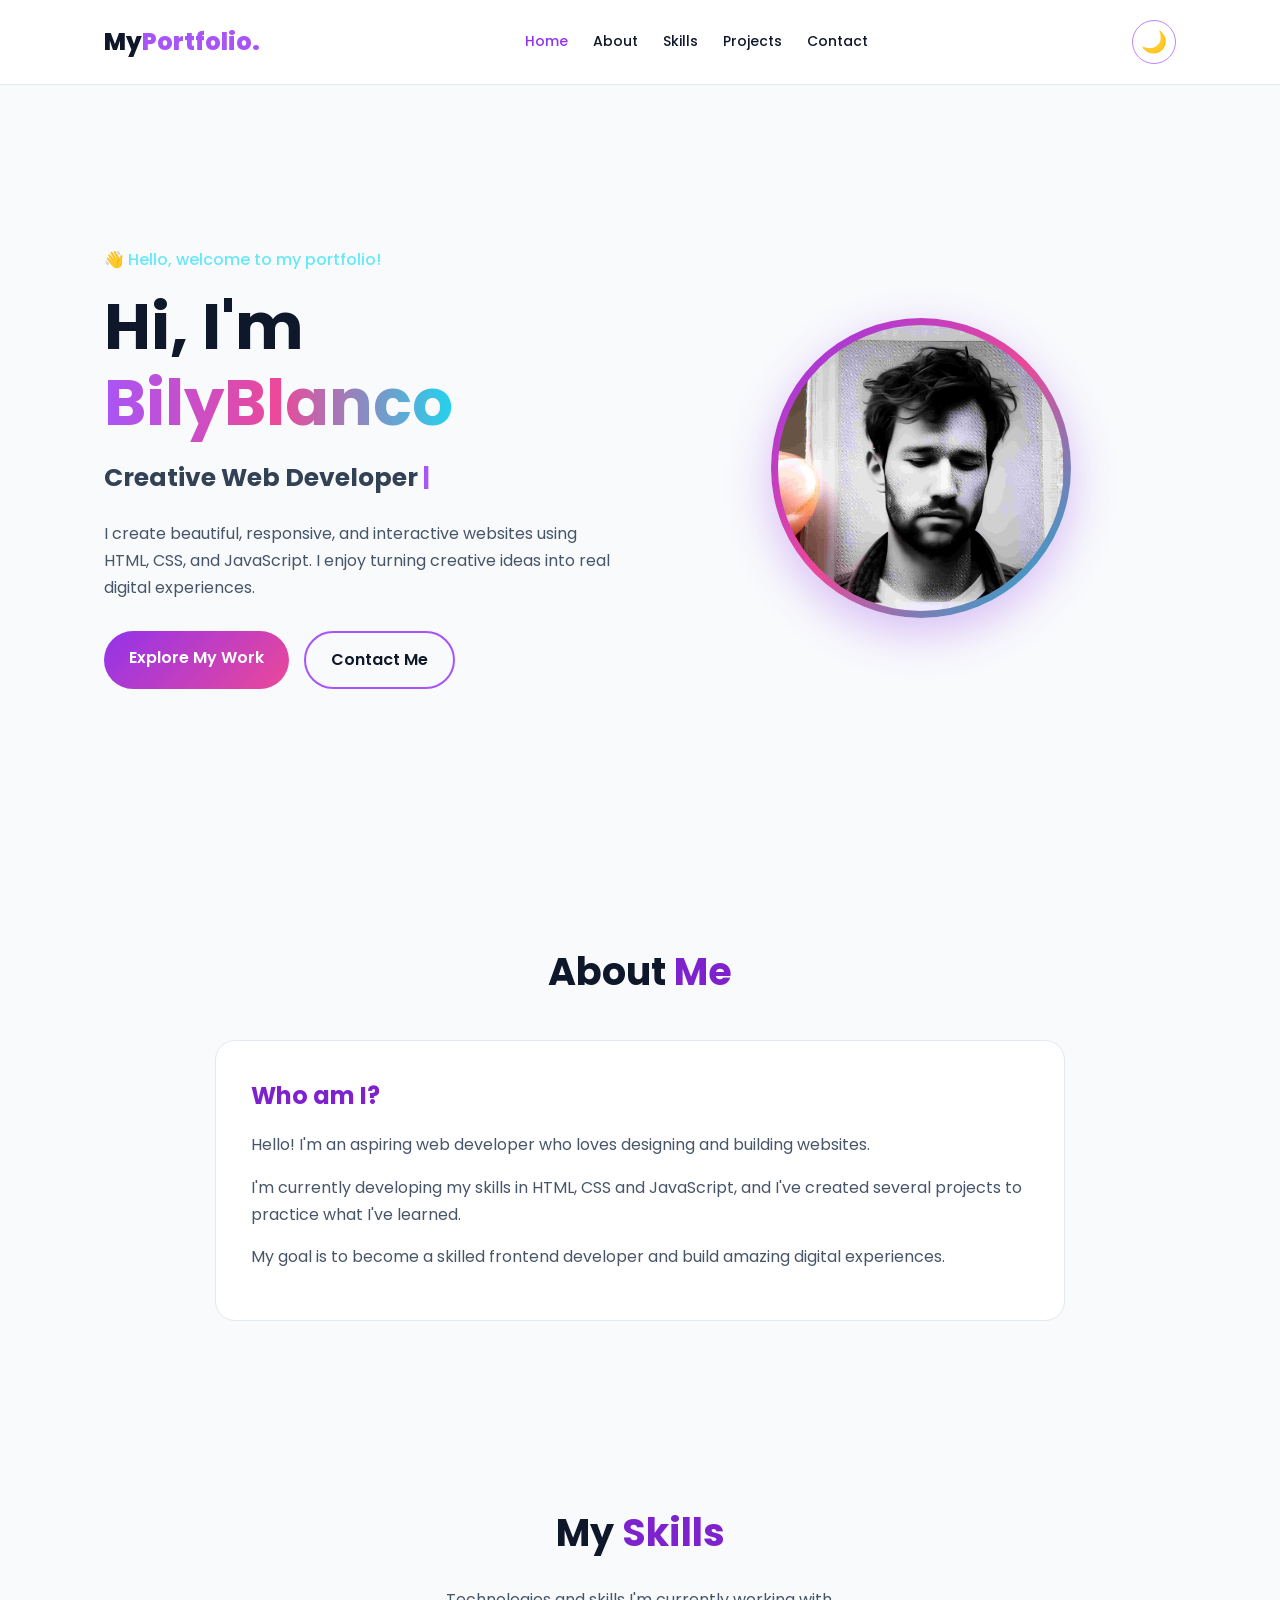
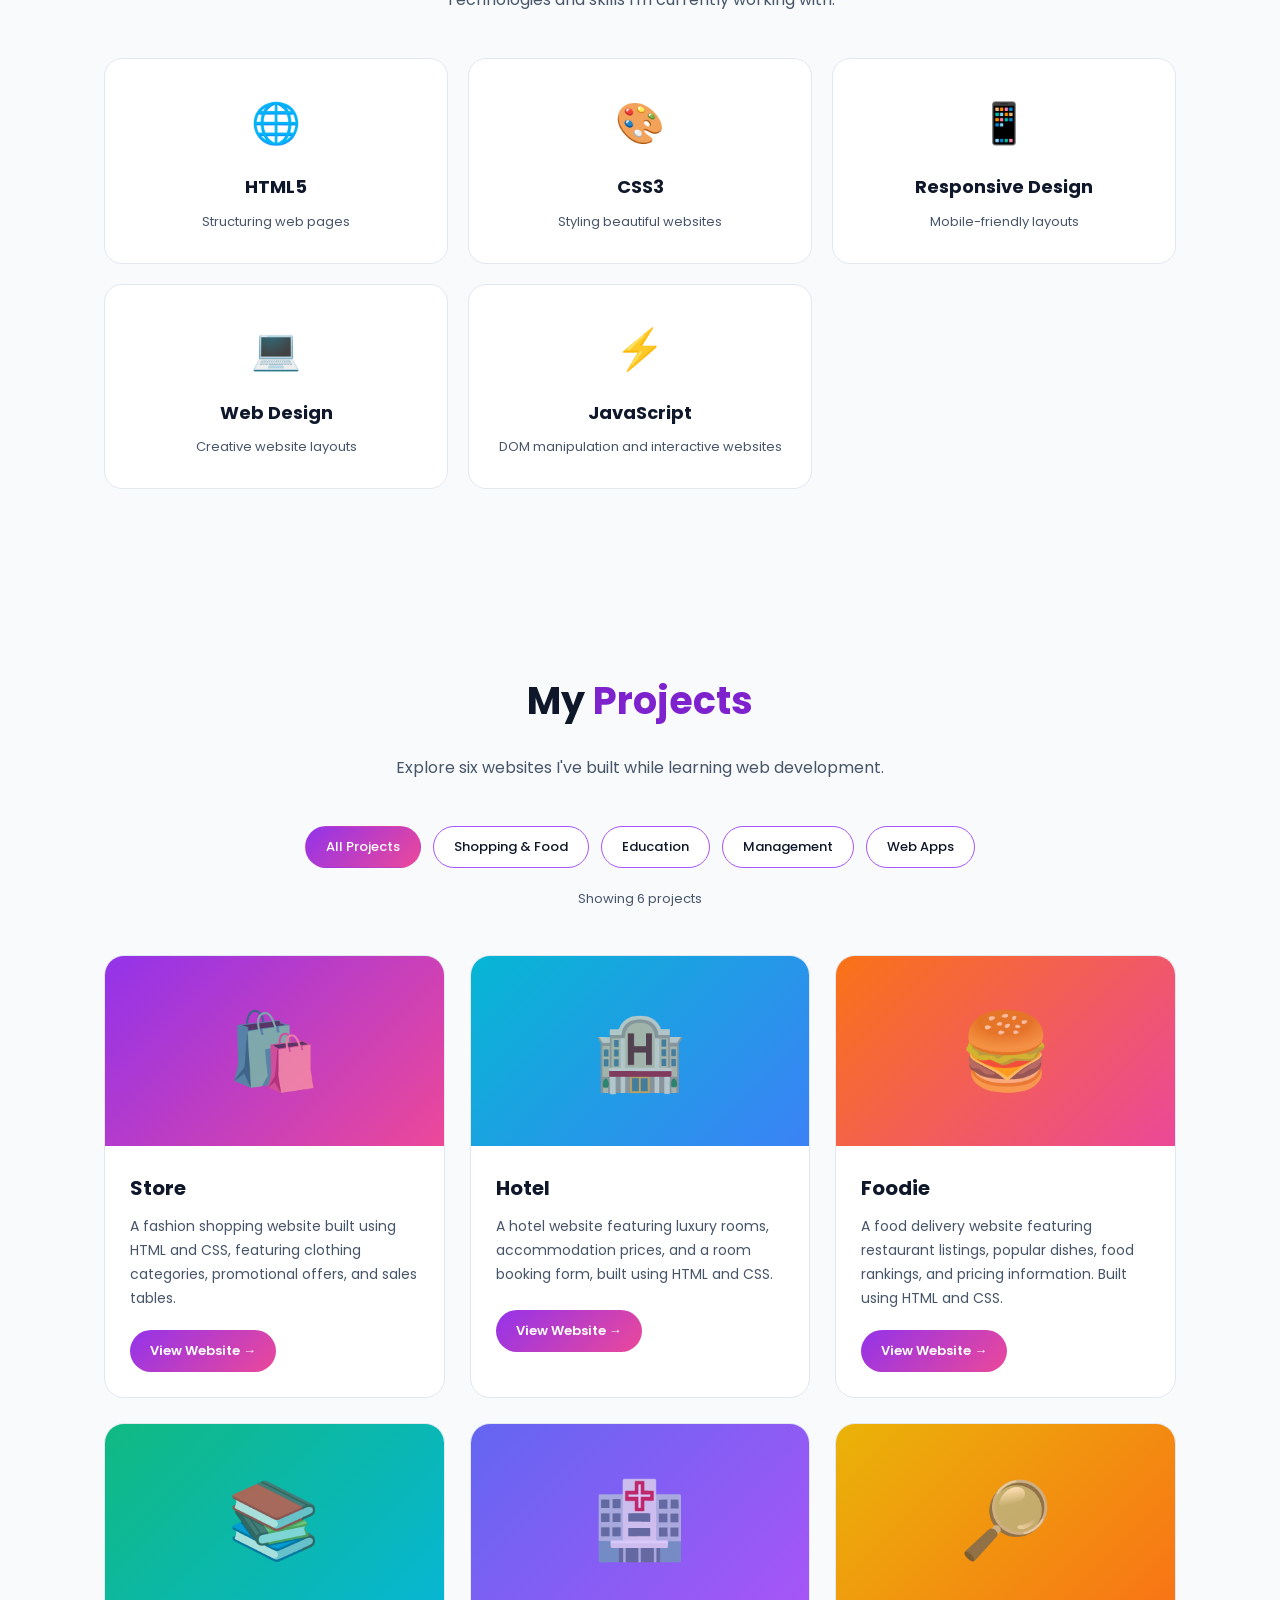
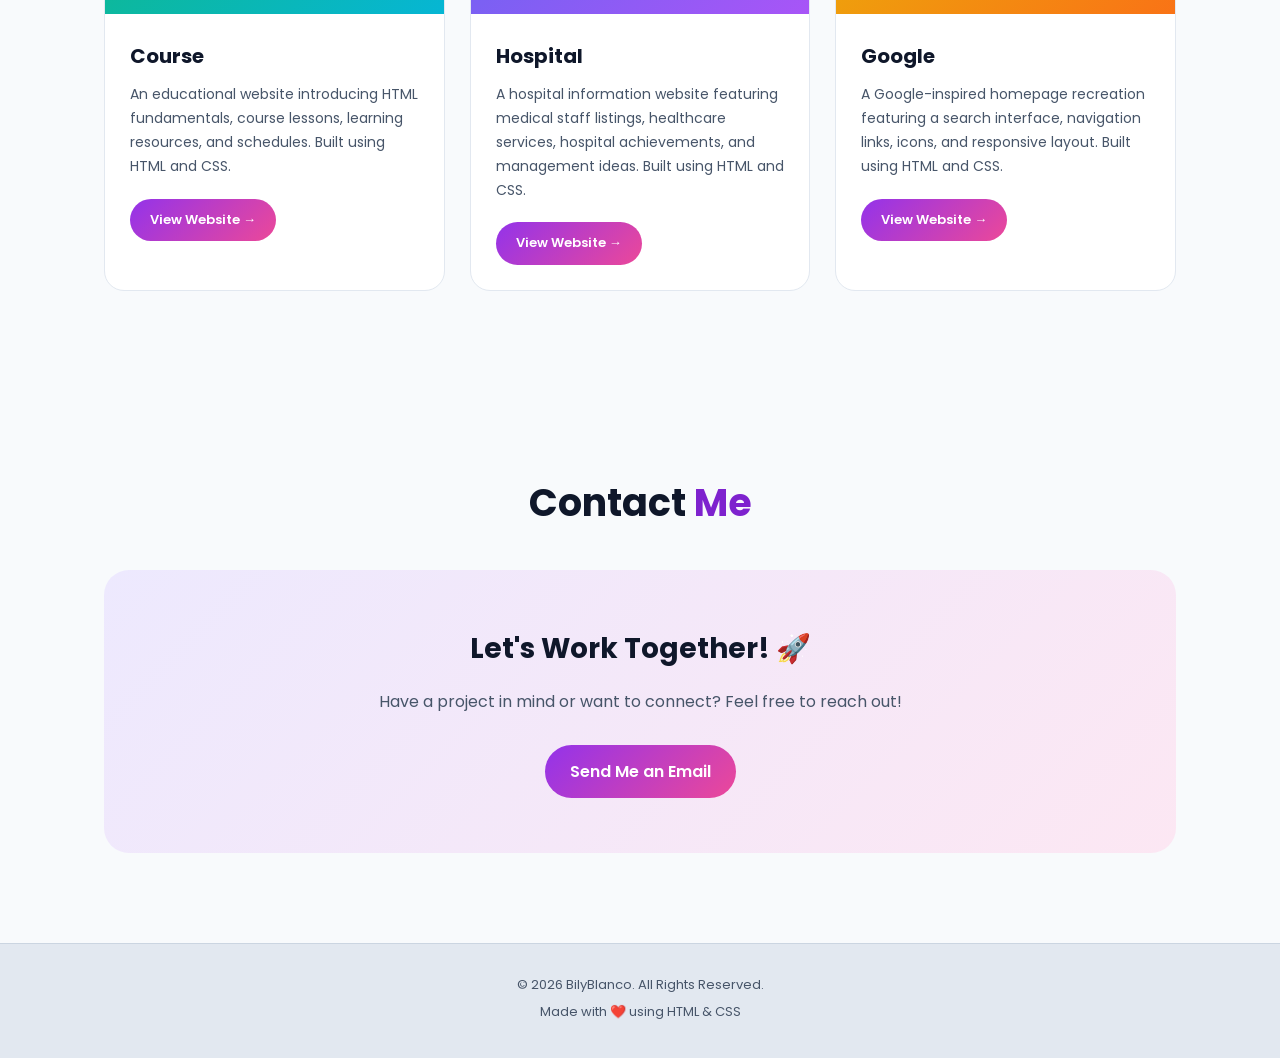
<file: index.html>
<!DOCTYPE html>
<html lang="en">
<head>
    <meta charset="UTF-8">
    <meta name="viewport" content="width=device-width, initial-scale=1.0">
    <title>BilyBlanco | Web Developer</title>
    <script>
    const savedTheme = localStorage.getItem("portfolio-theme");

    const theme = savedTheme === "light" || savedTheme === "dark"
        ? savedTheme
        : window.matchMedia("(prefers-color-scheme: dark)").matches
            ? "dark"
            : "light";

    document.documentElement.setAttribute("data-theme", theme);
    </script>
    <link rel="stylesheet" href="style.css">
    <script src="script.js" defer></script>
</head>
<body>

    <!-- NAVIGATION -->
    <header>
        <nav class="navbar">
        <a href="#home" class="logo">My<span>Portfolio.</span></a>

        <button
            type="button"
            class="menu-toggle"
            id="menu-toggle"
            aria-label="Open navigation menu"
            aria-controls="nav-links"
            aria-expanded="false"
        >
            ☰
        </button>

        <div class="nav-links" id="nav-links">
            <a href="#home">Home</a>
            <a href="#about">About</a>
            <a href="#skills">Skills</a>
            <a href="#projects">Projects</a>
            <a href="#contact">Contact</a>
        </div>
            <button
                type="button"
                id="theme-toggle"
                class="theme-toggle"
                aria-label="Switch to light mode"
                title="Switch theme"
            >
                ☀️
            </button>
    </nav>
    </header>

    <!-- HOME SECTION -->
    <section id="home" class="hero">
        <div class="hero-content">
            <p class="greeting">👋 Hello, welcome to my portfolio!</p>

            <h1>Hi, I'm <span>BilyBlanco</span></h1>

            <h2>
                 <span id="typing-text">Creative Web Developer</span>
                <span class="typing-cursor" aria-hidden="true">|</span>
            </h2>

            <p class="hero-description">
                I create beautiful, responsive, and interactive
    websites using HTML, CSS, and JavaScript.
    I enjoy turning creative ideas into real
    digital experiences.
            </p>

            <div class="hero-buttons">
                <a href="#projects" class="btn primary-btn">
                    Explore My Work
                </a>

                <a href="#contact" class="btn secondary-btn">
                    Contact Me
                </a>
            </div>
        </div>

        <div class="hero-art">
            <div class="art-circle">
                <img src="images/profile.jpg" alt="profile-pic" class="profile-photo">   
            </div>
        </div>
    </section>

    <!-- ABOUT SECTION -->
    <section id="about" class="section">
        <h2 class="section-title">About <span>Me</span></h2>

        <div class="about-box">
            <h3>Who am I?</h3>

            <p>
                Hello! I'm an aspiring web developer who loves
                designing and building websites.
            </p>

            <p>
                I'm currently developing my skills in HTML, CSS and JavaScript,
                and I've created several projects to practice
                what I've learned.
            </p>

            <p>
                My goal is to become a skilled frontend developer
                and build amazing digital experiences.
            </p>
        </div>
    </section>

    <!-- SKILLS SECTION -->
    <section id="skills" class="section">
        <h2 class="section-title">My <span>Skills</span></h2>

        <p class="section-description">
            Technologies and skills I'm currently working with.
        </p>

        <div class="skills-container">
            <div class="skill-card">
                <div class="skill-icon">🌐</div>
                <h3>HTML5</h3>
                <p>Structuring web pages</p>
            </div>

            <div class="skill-card">
                <div class="skill-icon">🎨</div>
                <h3>CSS3</h3>
                <p>Styling beautiful websites</p>
            </div>

            <div class="skill-card">
                <div class="skill-icon">📱</div>
                <h3>Responsive Design</h3>
                <p>Mobile-friendly layouts</p>
            </div>

            <div class="skill-card">
                <div class="skill-icon">💻</div>
                <h3>Web Design</h3>
                <p>Creative website layouts</p>
            </div>

            <div class="skill-card">
                <div class="skill-icon">⚡</div>
                <h3>JavaScript</h3>
                <p>DOM manipulation and interactive websites</p>
            </div>
        </div>
    </section>

    <!-- PROJECTS SECTION -->
    <section id="projects" class="section">
        <h2 class="section-title">My <span>Projects</span></h2>

        <p class="section-description">
            Explore six websites I've built while learning
            web development.
        </p>

        <div class="project-filters" role="group" aria-label="Filter projects">
    <button type="button" class="filter-btn active" data-filter="all">
        All Projects
    </button>

    <button type="button" class="filter-btn" data-filter="commerce">
        Shopping & Food
    </button>

    <button type="button" class="filter-btn" data-filter="education">
        Education
    </button>

    <button type="button" class="filter-btn" data-filter="management">
        Management
    </button>

    <button type="button" class="filter-btn" data-filter="webapp">
        Web Apps
    </button>
</div>

<p id="project-count" class="project-count" aria-live="polite">
    Showing 6 projects
</p>

        <div class="projects-container">

            <!-- PROJECT 1 -->
            <div class="project-card" data-category="commerce">
                
                <div class="project-image gradient-one">
                            <span>🛍️</span>
                </div>

                <div class="project-info">
                    <h3>Store</h3>
                    <p>
                        A fashion shopping website built using
                        HTML and CSS, featuring clothing categories,
                        promotional offers, and sales tables.
                    </p>
                    <a href="projects/fashionstore/"
                       class="project-btn">
                        View Website →
                    </a>
                </div>
            </div>

            <!-- PROJECT 2 -->
            <div class="project-card" data-category="management">
                <div class="project-image gradient-two">
                    <span>🏨</span>
                </div>

                <div class="project-info">
                    <h3>Hotel</h3>
                    <p>
                        A hotel website featuring luxury rooms,
                        accommodation prices, and a room booking form,
                        built using HTML and CSS.
                    </p>
                    <a href="projects/hotel/"
                       class="project-btn">
                        View Website →
                    </a>
                </div>
            </div>

            <!-- PROJECT 3 -->
            <div class="project-card" data-category="commerce">
                <div class="project-image gradient-three">
                    <span>🍔</span>
                </div>

                <div class="project-info">
                    <h3>Foodie</h3>
                    <p>
                        A food delivery website featuring
                        restaurant listings, popular dishes,
                        food rankings, and pricing information.
                        Built using HTML and CSS.
                    </p>
                    <a href="projects/foodie/"
                       class="project-btn">
                        View Website →
                    </a>
                </div>
            </div>

            <!-- PROJECT 4 -->
            <div class="project-card" data-category="education">
                <div class="project-image gradient-four">
                    <span>📚</span>
                </div>

                <div class="project-info">
                    <h3>Course</h3>
                    <p>
                        An educational website introducing
                        HTML fundamentals, course lessons,
                        learning resources, and schedules.
                        Built using HTML and CSS.
                    </p>
                    <a href="projects/course/"
                       class="project-btn">
                        View Website →
                    </a>
                </div>
            </div>

            <!-- PROJECT 5 -->
            <div class="project-card" data-category="management">
                <div class="project-image gradient-five">
                    <span>🏥</span>
                </div>

                <div class="project-info">
                    <h3>Hospital</h3>
                    <p>
                         A hospital information website featuring
        medical staff listings, healthcare services,
        hospital achievements, and management ideas.
        Built using HTML and CSS.
                    </p>
                    <a href="projects/hospital/"
                       class="project-btn">
                        View Website →
                    </a>
                </div>
            </div>

            <!-- PROJECT 6 -->
            <div class="project-card" data-category="webapp">
                <div class="project-image gradient-six">
                    <span>🔎</span>
                </div>

                <div class="project-info">
                    <h3>Google</h3>
                    <p>
                           A Google-inspired homepage recreation
        featuring a search interface, navigation
        links, icons, and responsive layout.
        Built using HTML and CSS.
                    </p>
                    <a href="projects/google/"
                       class="project-btn">
                        View Website →
                    </a>
                </div>
            </div>

        </div>
    </section>

    <!-- CONTACT SECTION -->
    <section id="contact" class="section contact-section">
        <h2 class="section-title">Contact <span>Me</span></h2>

        <div class="contact-box">
            <h3>Let's Work Together! 🚀</h3>

            <p>
                Have a project in mind or want to connect?
                Feel free to reach out!
            </p>

            <!-- Replace with your real email -->
            <a href="mailto:blancokibweja@gmail.com"
               class="btn primary-btn">
                Send Me an Email
            </a>
        </div>
    </section>

    <!-- FOOTER -->
    <footer>
        <p>© 2026 BilyBlanco. All Rights Reserved.</p>
        <p>Made with ❤️ using HTML & CSS</p>
    </footer>
    
</body>
</html>
</file>
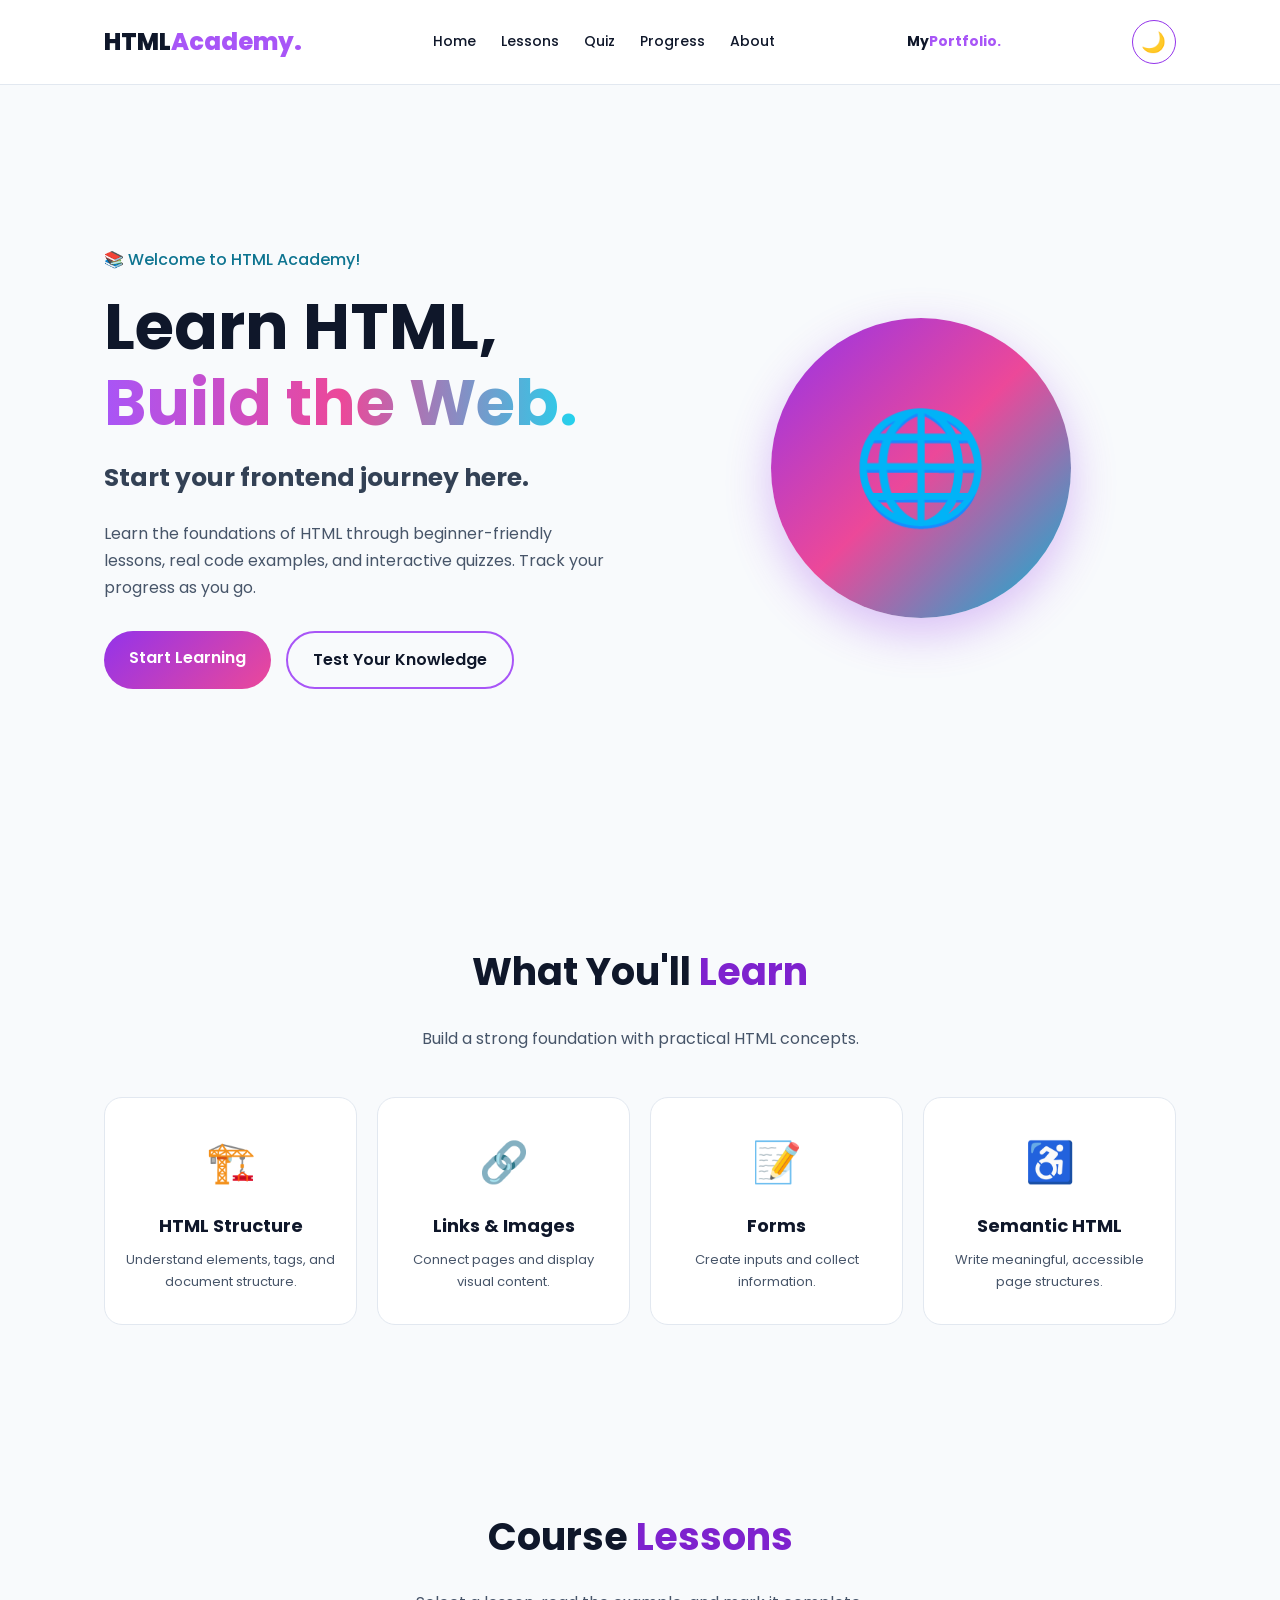
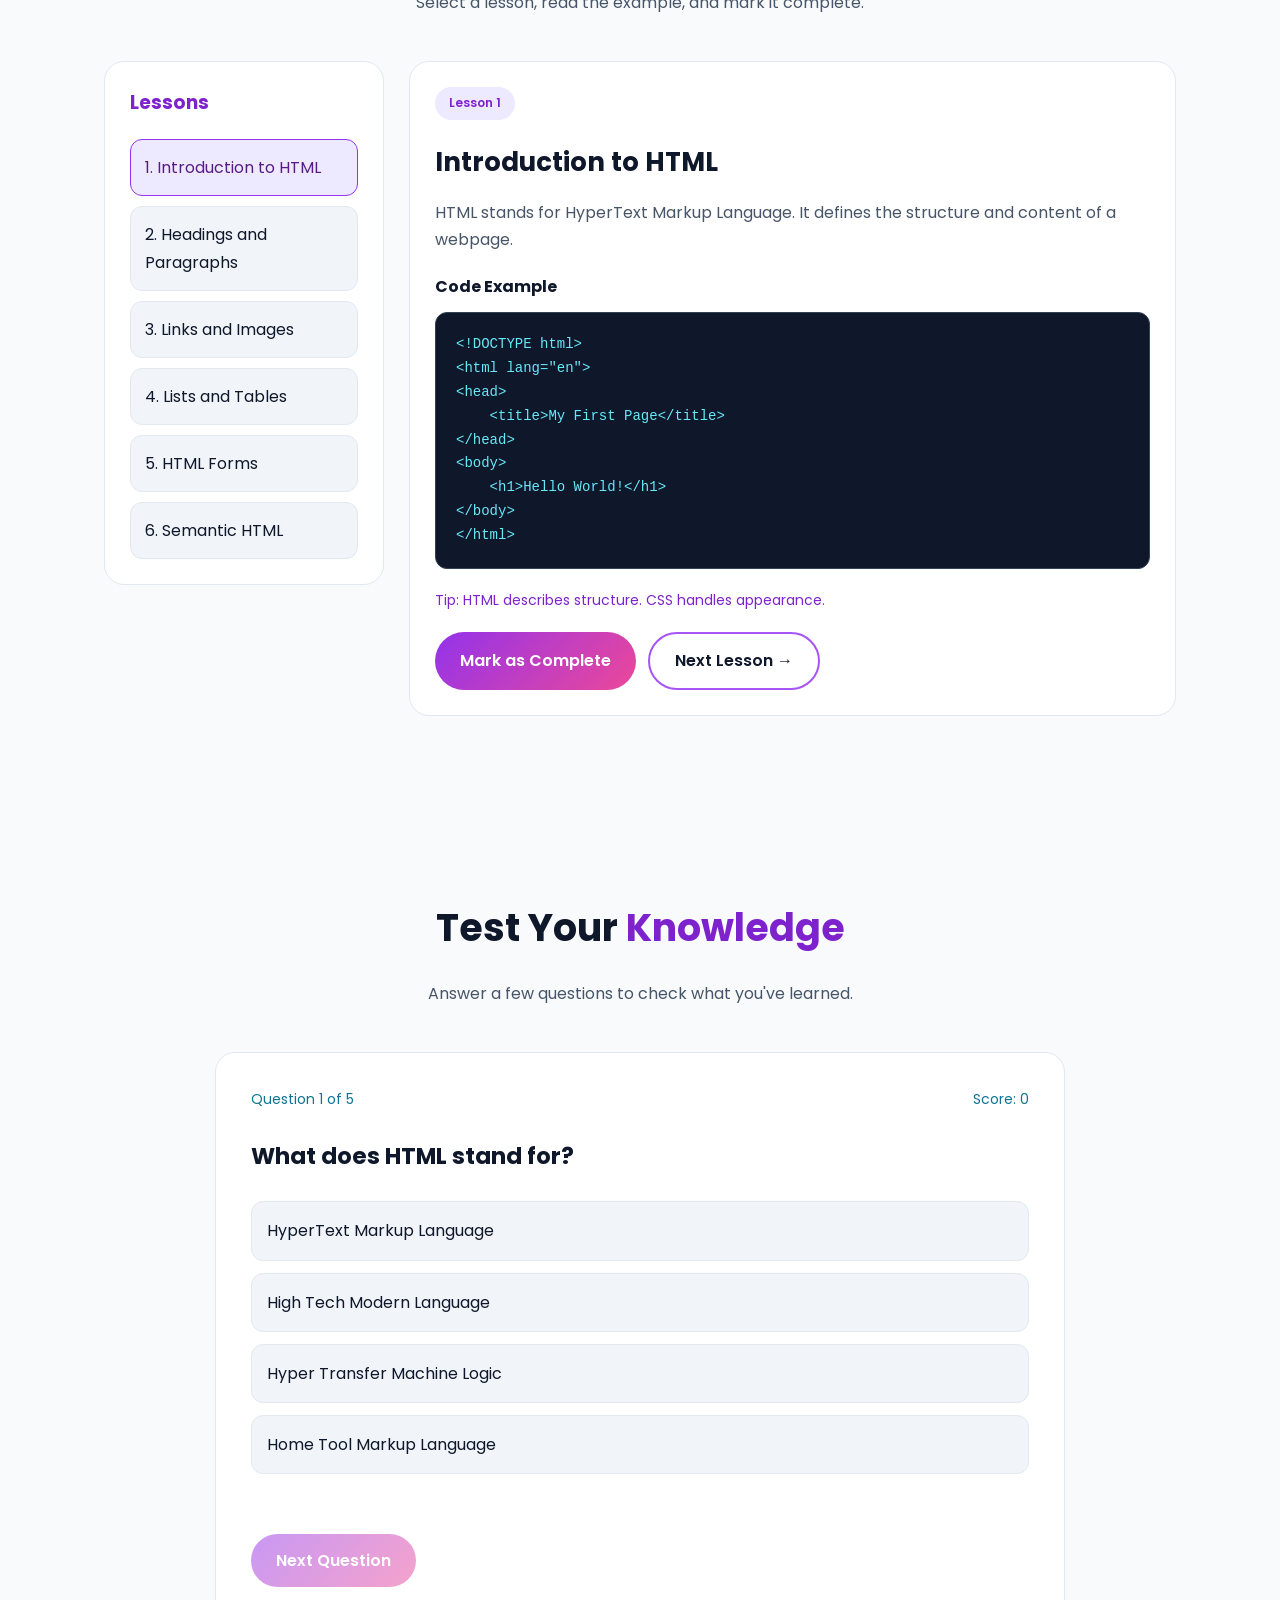
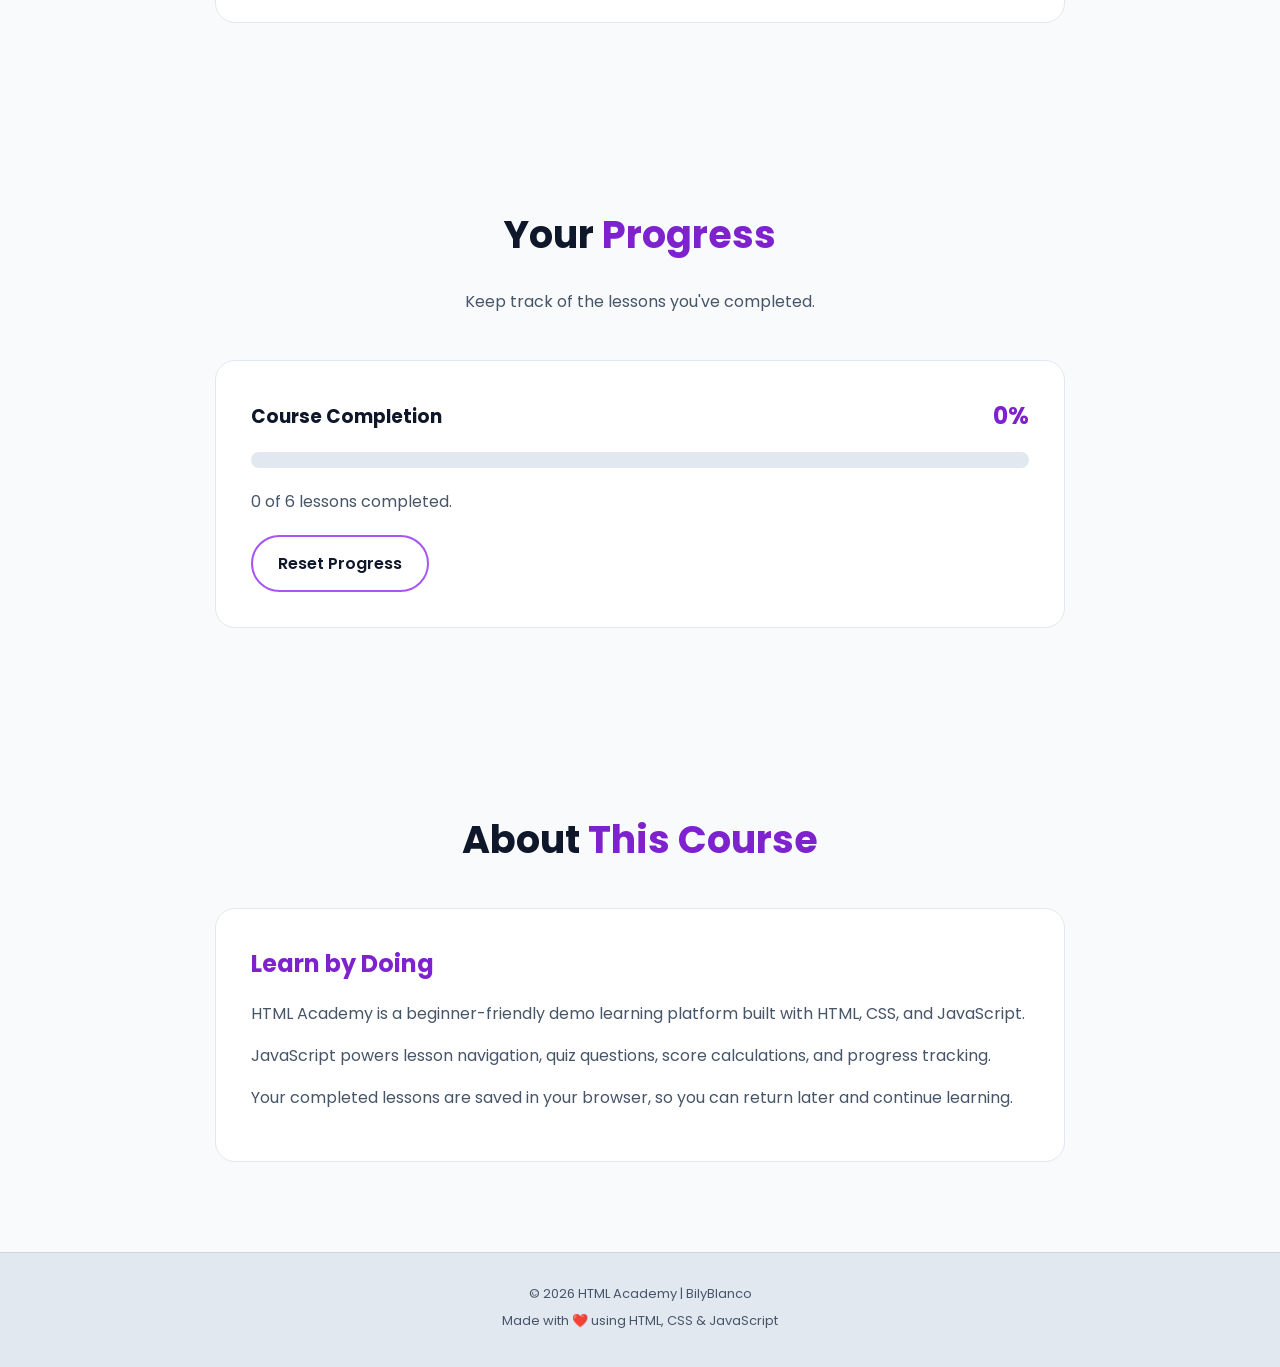
<file: projects/course/index.html>
<!DOCTYPE html>
<html lang="en">
<head>
    <meta charset="UTF-8">
    <meta name="viewport" content="width=device-width, initial-scale=1.0">
    <title>HTML Course | BilyBlanco</title>
    <script src="../../shared/theme.js"></script>
    <link rel="stylesheet" href="style.css">
    <link rel="stylesheet" href="../../shared/theme.css">
    <script src="script.js" defer></script>
</head>
<body>

    <!-- NAVIGATION -->
    <header>
        <nav class="navbar">
            <a href="#home" class="logo">HTML<span>Academy.</span></a>

            <div class="nav-links">
                <a href="#home">Home</a>
                <a href="#lessons">Lessons</a>
                <a href="#quiz">Quiz</a>
                <a href="#progress">Progress</a>
                <a href="#about">About</a>
            </div>

            <a href="../../index.html" class="portfolio-link">
                My<span>Portfolio.</span>
            </a>
            <button
                type="button"
                class="shared-theme-toggle"
                aria-label="Switch theme"
                title="Switch theme"
            >
                ☀️
            </button>
        </nav>
    </header>

    <!-- HERO -->
    <section id="home" class="hero">
        <div class="hero-content">
            <p class="greeting">📚 Welcome to HTML Academy!</p>

            <h1>Learn HTML, <span>Build the Web.</span></h1>

            <h2>Start your frontend journey here.</h2>

            <p class="hero-description">
                Learn the foundations of HTML through beginner-friendly
                lessons, real code examples, and interactive quizzes.
                Track your progress as you go.
            </p>

            <div class="hero-buttons">
                <a href="#lessons" class="btn primary-btn">
                    Start Learning
                </a>

                <a href="#quiz" class="btn secondary-btn">
                    Test Your Knowledge
                </a>
            </div>
        </div>

        <div class="hero-art">
            <div class="art-circle">
                <span>🌐</span>
            </div>
        </div>
    </section>

    <!-- COURSE OVERVIEW -->
    <section class="section">
        <h2 class="section-title">What You'll <span>Learn</span></h2>

        <p class="section-description">
            Build a strong foundation with practical HTML concepts.
        </p>

        <div class="features-container">
            <div class="feature-card">
                <div class="feature-icon">🏗️</div>
                <h3>HTML Structure</h3>
                <p>Understand elements, tags, and document structure.</p>
            </div>

            <div class="feature-card">
                <div class="feature-icon">🔗</div>
                <h3>Links & Images</h3>
                <p>Connect pages and display visual content.</p>
            </div>

            <div class="feature-card">
                <div class="feature-icon">📝</div>
                <h3>Forms</h3>
                <p>Create inputs and collect information.</p>
            </div>

            <div class="feature-card">
                <div class="feature-icon">♿</div>
                <h3>Semantic HTML</h3>
                <p>Write meaningful, accessible page structures.</p>
            </div>
        </div>
    </section>

    <!-- INTERACTIVE LESSONS -->
    <section id="lessons" class="section">
        <h2 class="section-title">Course <span>Lessons</span></h2>

        <p class="section-description">
            Select a lesson, read the example, and mark it complete.
        </p>

        <div class="lesson-layout">

            <div class="lesson-sidebar">
                <h3>Lessons</h3>
                <div id="lesson-list" class="lesson-list"></div>
            </div>

            <article class="lesson-content">
                <span id="lesson-number" class="lesson-badge">
                    Lesson 1
                </span>

                <h3 id="lesson-title">Getting Started</h3>

                <p id="lesson-description">
                    Select a lesson to begin learning.
                </p>

                <h4>Code Example</h4>

                <pre class="code-example"><code id="lesson-code"></code></pre>

                <p id="lesson-tip" class="lesson-tip"></p>

                <div class="lesson-actions">
                    <button type="button" id="complete-lesson"
                        class="btn primary-btn">
                        Mark as Complete
                    </button>

                    <button type="button" id="next-lesson"
                        class="btn secondary-btn">
                        Next Lesson →
                    </button>
                </div>
            </article>

        </div>
    </section>

    <!-- QUIZ -->
    <section id="quiz" class="section">
        <h2 class="section-title">Test Your <span>Knowledge</span></h2>

        <p class="section-description">
            Answer a few questions to check what you've learned.
        </p>

        <div class="quiz-box">
            <div class="quiz-top">
                <span id="question-number">Question 1 of 5</span>
                <span id="quiz-score">Score: 0</span>
            </div>

            <h3 id="quiz-question">Loading question...</h3>

            <div id="quiz-options" class="quiz-options"></div>

            <p id="quiz-feedback" class="quiz-feedback"
                role="status" aria-live="polite"></p>

            <button type="button" id="next-question"
                class="btn primary-btn" disabled>
                Next Question
            </button>

            <button type="button" id="restart-quiz"
                class="btn secondary-btn" hidden>
                Restart Quiz
            </button>
        </div>
    </section>

    <!-- PROGRESS -->
    <section id="progress" class="section">
        <h2 class="section-title">Your <span>Progress</span></h2>

        <p class="section-description">
            Keep track of the lessons you've completed.
        </p>

        <div class="progress-box">
            <div class="progress-header">
                <h3>Course Completion</h3>
                <span id="progress-percentage">0%</span>
            </div>

            <div class="progress-track"
                role="progressbar"
                aria-label="Course completion"
                aria-valuemin="0"
                aria-valuemax="100"
                aria-valuenow="0"
                id="progress-track">
                <div id="progress-fill" class="progress-fill"></div>
            </div>

            <p id="progress-text">0 of 6 lessons completed.</p>

            <p id="completion-message" class="completion-message"
                role="status" aria-live="polite"></p>

            <button type="button" id="reset-progress"
                class="btn secondary-btn">
                Reset Progress
            </button>
        </div>
    </section>

    <!-- ABOUT -->
    <section id="about" class="section">
        <h2 class="section-title">About <span>This Course</span></h2>

        <div class="about-box">
            <h3>Learn by Doing</h3>

            <p>
                HTML Academy is a beginner-friendly demo learning
                platform built with HTML, CSS, and JavaScript.
            </p>

            <p>
                JavaScript powers lesson navigation, quiz questions,
                score calculations, and progress tracking.
            </p>

            <p>
                Your completed lessons are saved in your browser,
                so you can return later and continue learning.
            </p>
        </div>
    </section>

    <!-- FOOTER -->
    <footer>
        <p>© 2026 HTML Academy | BilyBlanco</p>
        <p>Made with ❤️ using HTML, CSS & JavaScript</p>
    </footer>

</body>
</html>
</file>
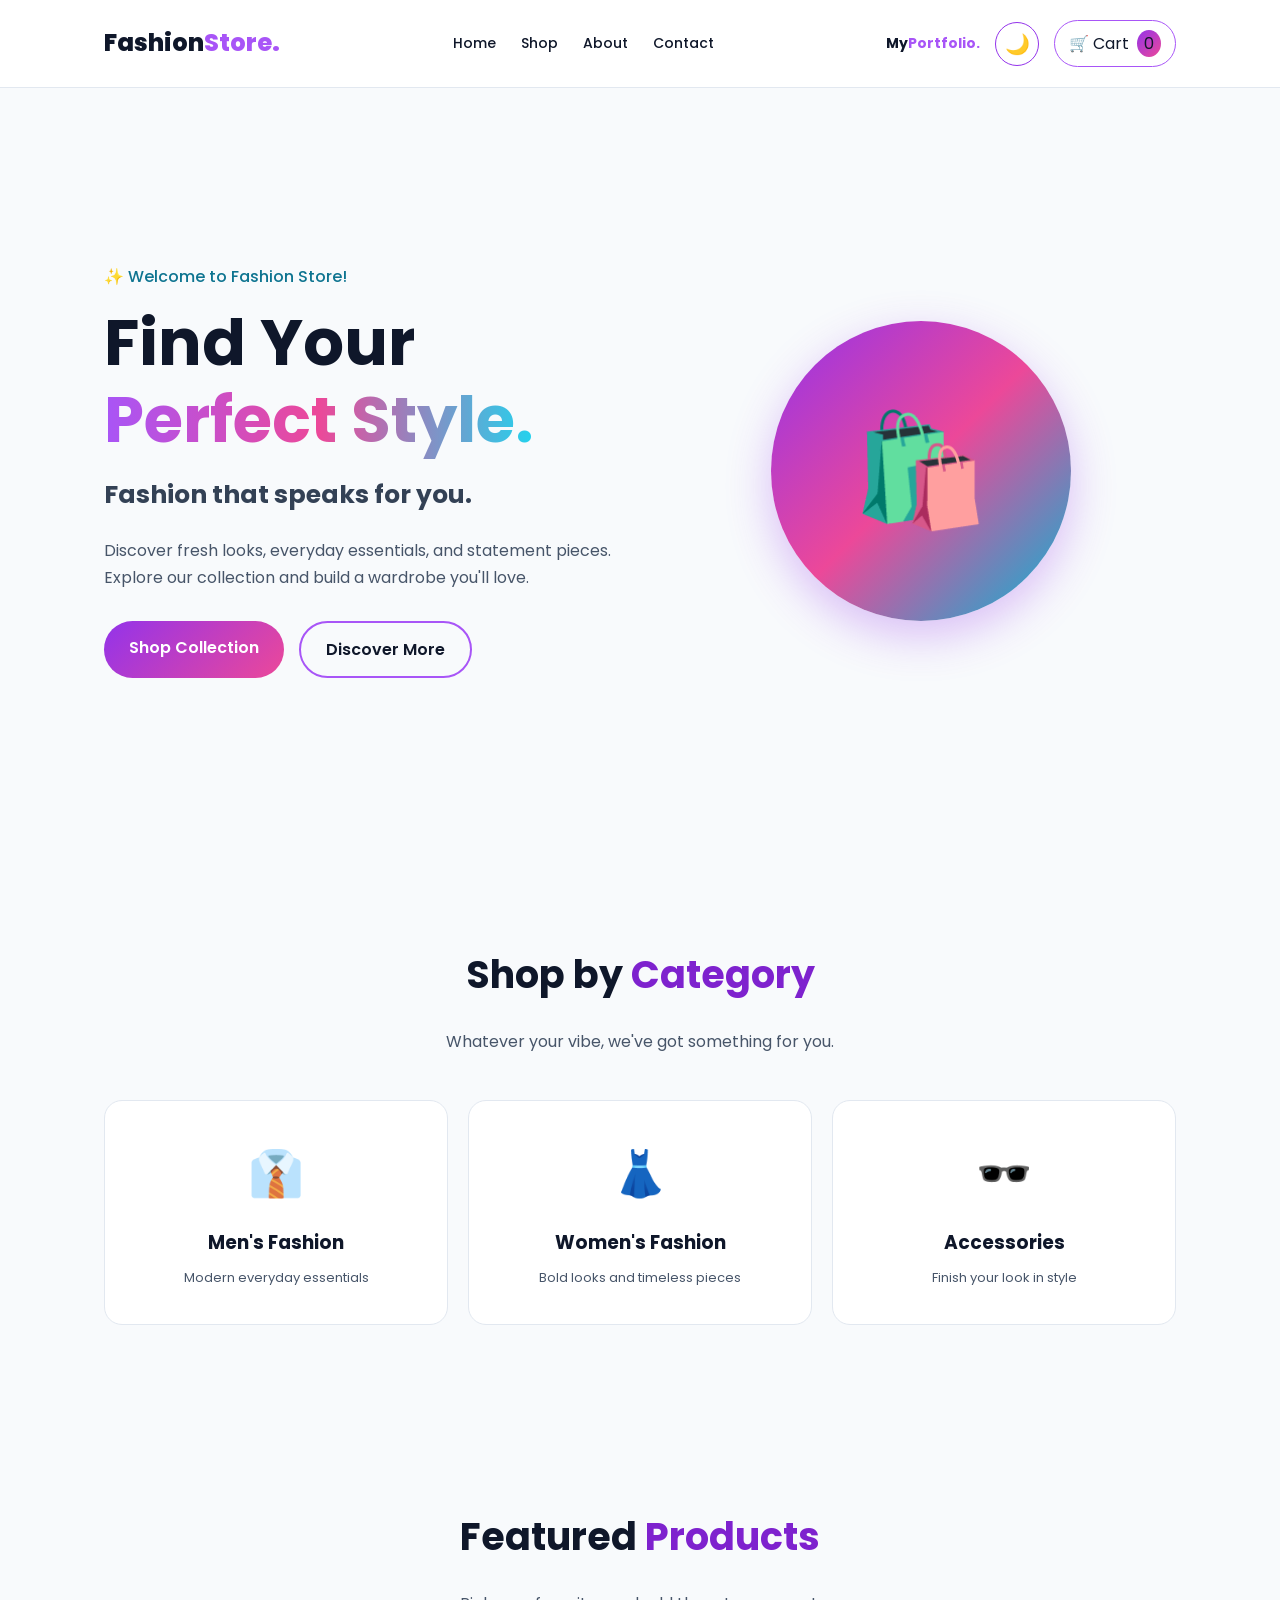
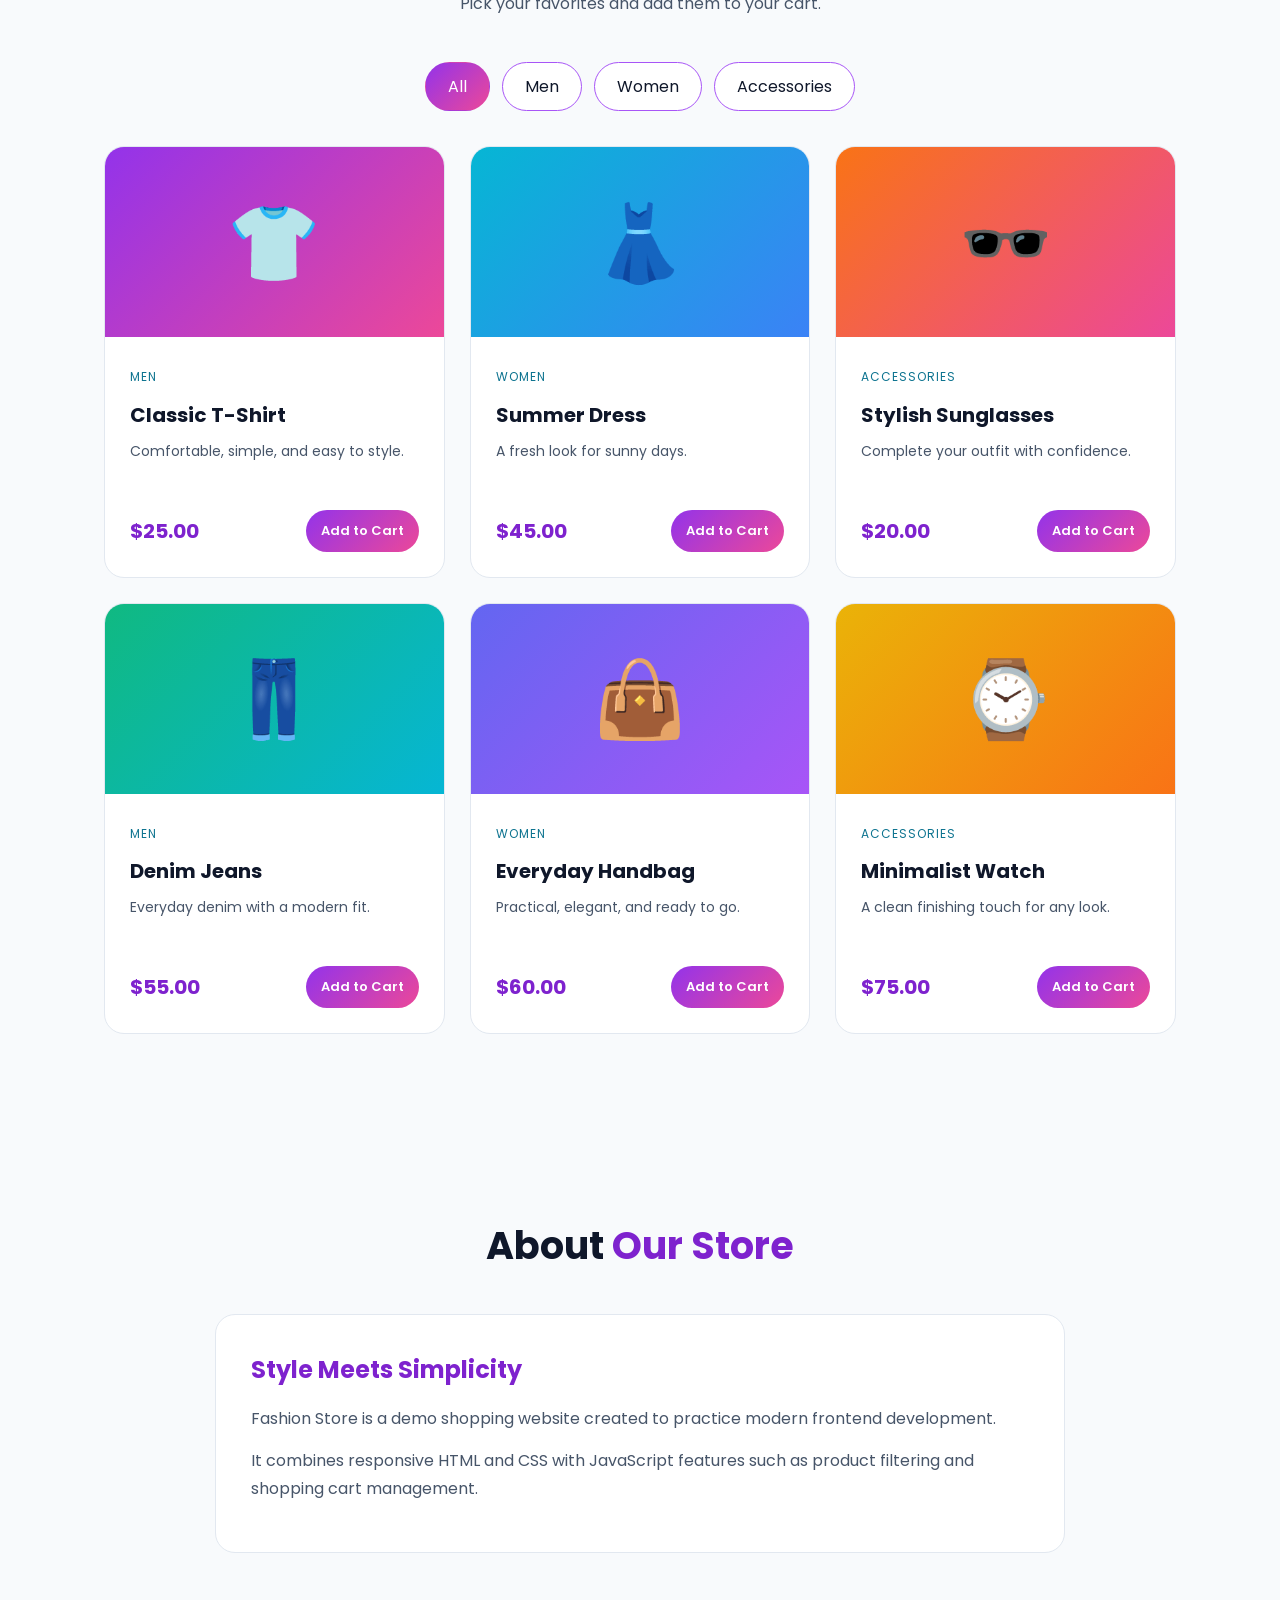
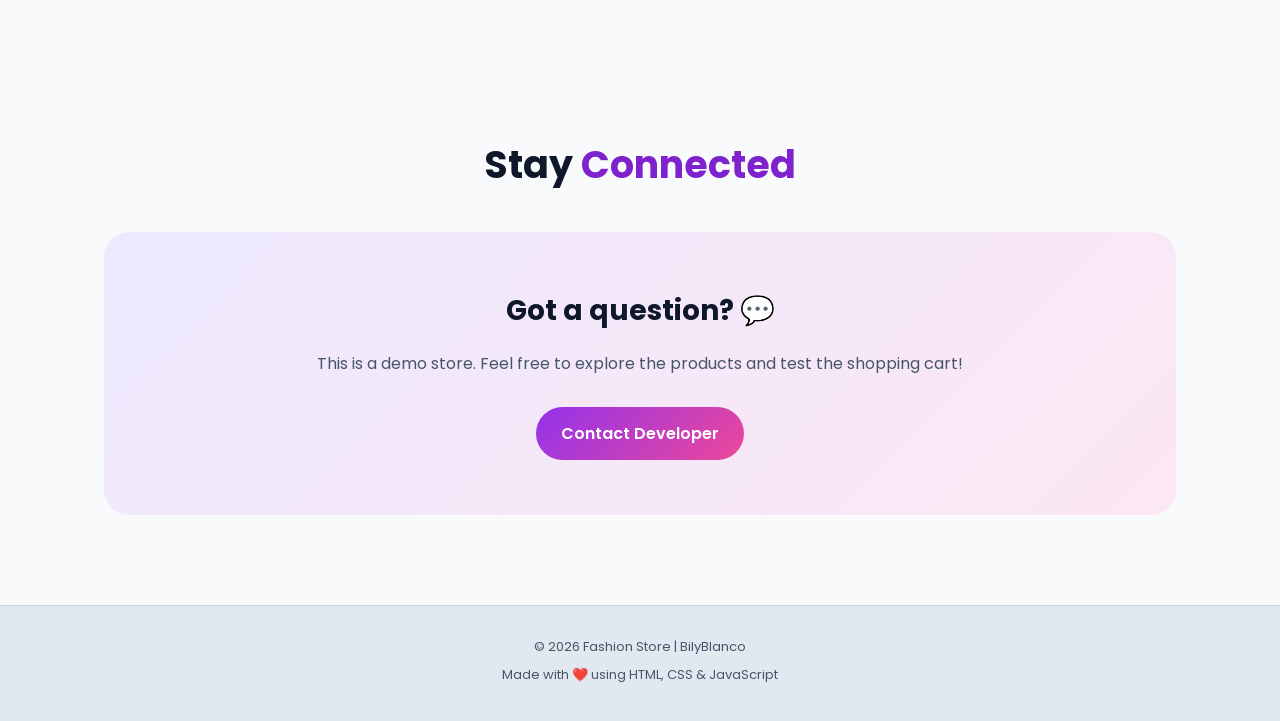
<file: projects/fashionstore/index.html>
<!DOCTYPE html>
<html lang="en">
<head>
    <meta charset="UTF-8">
    <meta name="viewport" content="width=device-width, initial-scale=1.0">
    <title>Fashion Store | BilyBlanco</title>
    <script src="../../shared/theme.js"></script>
    <link rel="stylesheet" href="style.css">
    <link rel="stylesheet" href="../../shared/theme.css">
    <script src="script.js" defer></script>
</head>
<body>

    <!-- NAVIGATION -->
    <header>
        <nav class="navbar">
            <a href="#home" class="logo">Fashion<span>Store.</span></a>

            <div class="nav-links">
                <a href="#home">Home</a>
                <a href="#products">Shop</a>
                <a href="#about">About</a>
                <a href="#contact">Contact</a>
            </div>

            <div class="nav-actions">
                <a href="../../index.html" class="portfolio-link">
                    My<span>Portfolio.</span>
                </a>
                <button
                    type="button"
                    class="shared-theme-toggle"
                    aria-label="Switch theme"
                    title="Switch theme"
                >
                    ☀️
                </button>

                <button type="button" id="cart-button" class="cart-button">
                    🛒 Cart <span id="cart-count">0</span>
                </button>
            </div>
        </nav>
    </header>

    <!-- HERO -->
    <section id="home" class="hero">
        <div class="hero-content">
            <p class="greeting">✨ Welcome to Fashion Store!</p>

            <h1>Find Your <span>Perfect Style.</span></h1>

            <h2>Fashion that speaks for you.</h2>

            <p class="hero-description">
                Discover fresh looks, everyday essentials, and
                statement pieces. Explore our collection and
                build a wardrobe you'll love.
            </p>

            <div class="hero-buttons">
                <a href="#products" class="btn primary-btn">Shop Collection</a>
                <a href="#about" class="btn secondary-btn">Discover More</a>
            </div>
        </div>

        <div class="hero-art">
            <div class="art-circle">
                <span>🛍️</span>
            </div>
        </div>
    </section>

    <!-- CATEGORIES -->
    <section class="section">
        <h2 class="section-title">Shop by <span>Category</span></h2>

        <p class="section-description">
            Whatever your vibe, we've got something for you.
        </p>

        <div class="categories-container">
            <a href="#products" class="category-card" data-category="men">
                <span>👔</span>
                <h3>Men's Fashion</h3>
                <p>Modern everyday essentials</p>
            </a>

            <a href="#products" class="category-card" data-category="women">
                <span>👗</span>
                <h3>Women's Fashion</h3>
                <p>Bold looks and timeless pieces</p>
            </a>

            <a href="#products" class="category-card" data-category="accessories">
                <span>🕶️</span>
                <h3>Accessories</h3>
                <p>Finish your look in style</p>
            </a>
        </div>
    </section>

    <!-- PRODUCTS -->
    <section id="products" class="section">
        <h2 class="section-title">Featured <span>Products</span></h2>

        <p class="section-description">
            Pick your favorites and add them to your cart.
        </p>

        <div class="filter-buttons">
            <button type="button" class="filter-btn active" data-filter="all">
                All
            </button>
            <button type="button" class="filter-btn" data-filter="men">
                Men
            </button>
            <button type="button" class="filter-btn" data-filter="women">
                Women
            </button>
            <button type="button" class="filter-btn" data-filter="accessories">
                Accessories
            </button>
        </div>

        <div class="products-container">

            <article class="product-card" data-category="men">
                <div class="product-image gradient-one">👕</div>
                <div class="product-info">
                    <span class="product-category">Men</span>
                    <h3>Classic T-Shirt</h3>
                    <p>Comfortable, simple, and easy to style.</p>
                    <div class="product-bottom">
                        <strong>$25.00</strong>
                        <button type="button" class="add-to-cart"
                            data-id="1" data-name="Classic T-Shirt" data-price="25">
                            Add to Cart
                        </button>
                    </div>
                </div>
            </article>

            <article class="product-card" data-category="women">
                <div class="product-image gradient-two">👗</div>
                <div class="product-info">
                    <span class="product-category">Women</span>
                    <h3>Summer Dress</h3>
                    <p>A fresh look for sunny days.</p>
                    <div class="product-bottom">
                        <strong>$45.00</strong>
                        <button type="button" class="add-to-cart"
                            data-id="2" data-name="Summer Dress" data-price="45">
                            Add to Cart
                        </button>
                    </div>
                </div>
            </article>

            <article class="product-card" data-category="accessories">
                <div class="product-image gradient-three">🕶️</div>
                <div class="product-info">
                    <span class="product-category">Accessories</span>
                    <h3>Stylish Sunglasses</h3>
                    <p>Complete your outfit with confidence.</p>
                    <div class="product-bottom">
                        <strong>$20.00</strong>
                        <button type="button" class="add-to-cart"
                            data-id="3" data-name="Stylish Sunglasses" data-price="20">
                            Add to Cart
                        </button>
                    </div>
                </div>
            </article>

            <article class="product-card" data-category="men">
                <div class="product-image gradient-four">👖</div>
                <div class="product-info">
                    <span class="product-category">Men</span>
                    <h3>Denim Jeans</h3>
                    <p>Everyday denim with a modern fit.</p>
                    <div class="product-bottom">
                        <strong>$55.00</strong>
                        <button type="button" class="add-to-cart"
                            data-id="4" data-name="Denim Jeans" data-price="55">
                            Add to Cart
                        </button>
                    </div>
                </div>
            </article>

            <article class="product-card" data-category="women">
                <div class="product-image gradient-five">👜</div>
                <div class="product-info">
                    <span class="product-category">Women</span>
                    <h3>Everyday Handbag</h3>
                    <p>Practical, elegant, and ready to go.</p>
                    <div class="product-bottom">
                        <strong>$60.00</strong>
                        <button type="button" class="add-to-cart"
                            data-id="5" data-name="Everyday Handbag" data-price="60">
                            Add to Cart
                        </button>
                    </div>
                </div>
            </article>

            <article class="product-card" data-category="accessories">
                <div class="product-image gradient-six">⌚</div>
                <div class="product-info">
                    <span class="product-category">Accessories</span>
                    <h3>Minimalist Watch</h3>
                    <p>A clean finishing touch for any look.</p>
                    <div class="product-bottom">
                        <strong>$75.00</strong>
                        <button type="button" class="add-to-cart"
                            data-id="6" data-name="Minimalist Watch" data-price="75">
                            Add to Cart
                        </button>
                    </div>
                </div>
            </article>

        </div>

        <p id="empty-message" class="empty-message" hidden>
            No products found in this category.
        </p>
    </section>

    <!-- ABOUT -->
    <section id="about" class="section">
        <h2 class="section-title">About <span>Our Store</span></h2>

        <div class="about-box">
            <h3>Style Meets Simplicity</h3>
            <p>
                Fashion Store is a demo shopping website created to
                practice modern frontend development.
            </p>
            <p>
                It combines responsive HTML and CSS with JavaScript
                features such as product filtering and shopping cart
                management.
            </p>
        </div>
    </section>

    <!-- CONTACT -->
    <section id="contact" class="section contact-section">
        <h2 class="section-title">Stay <span>Connected</span></h2>

        <div class="contact-box">
            <h3>Got a question? 💬</h3>
            <p>
                This is a demo store. Feel free to explore the products
                and test the shopping cart!
            </p>
            <a href="mailto:blancokibweja@gmail.com" class="btn primary-btn">
                Contact Developer
            </a>
        </div>
    </section>

    <!-- CART PANEL -->
    <div id="cart-overlay" class="cart-overlay" hidden></div>

    <aside id="cart-panel" class="cart-panel" aria-label="Shopping cart"
        aria-hidden="true">
        <div class="cart-header">
            <h2>Your <span>Cart</span></h2>
            <button type="button" id="close-cart" class="close-cart"
                aria-label="Close cart">✕</button>
        </div>

        <div id="cart-items" class="cart-items">
            <p class="cart-empty">Your cart is empty.</p>
        </div>

        <div class="cart-footer">
            <div class="cart-total">
                <span>Total</span>
                <strong id="cart-total">$0.00</strong>
            </div>
            <button type="button" id="clear-cart" class="btn secondary-btn">
                Clear Cart
            </button>
            <p class="cart-note">Demo store — no checkout or payments.</p>
        </div>
    </aside>

    <!-- FOOTER -->
    <footer>
        <p>© 2026 Fashion Store | BilyBlanco</p>
        <p>Made with ❤️ using HTML, CSS & JavaScript</p>
    </footer>

</body>
</html>
</file>
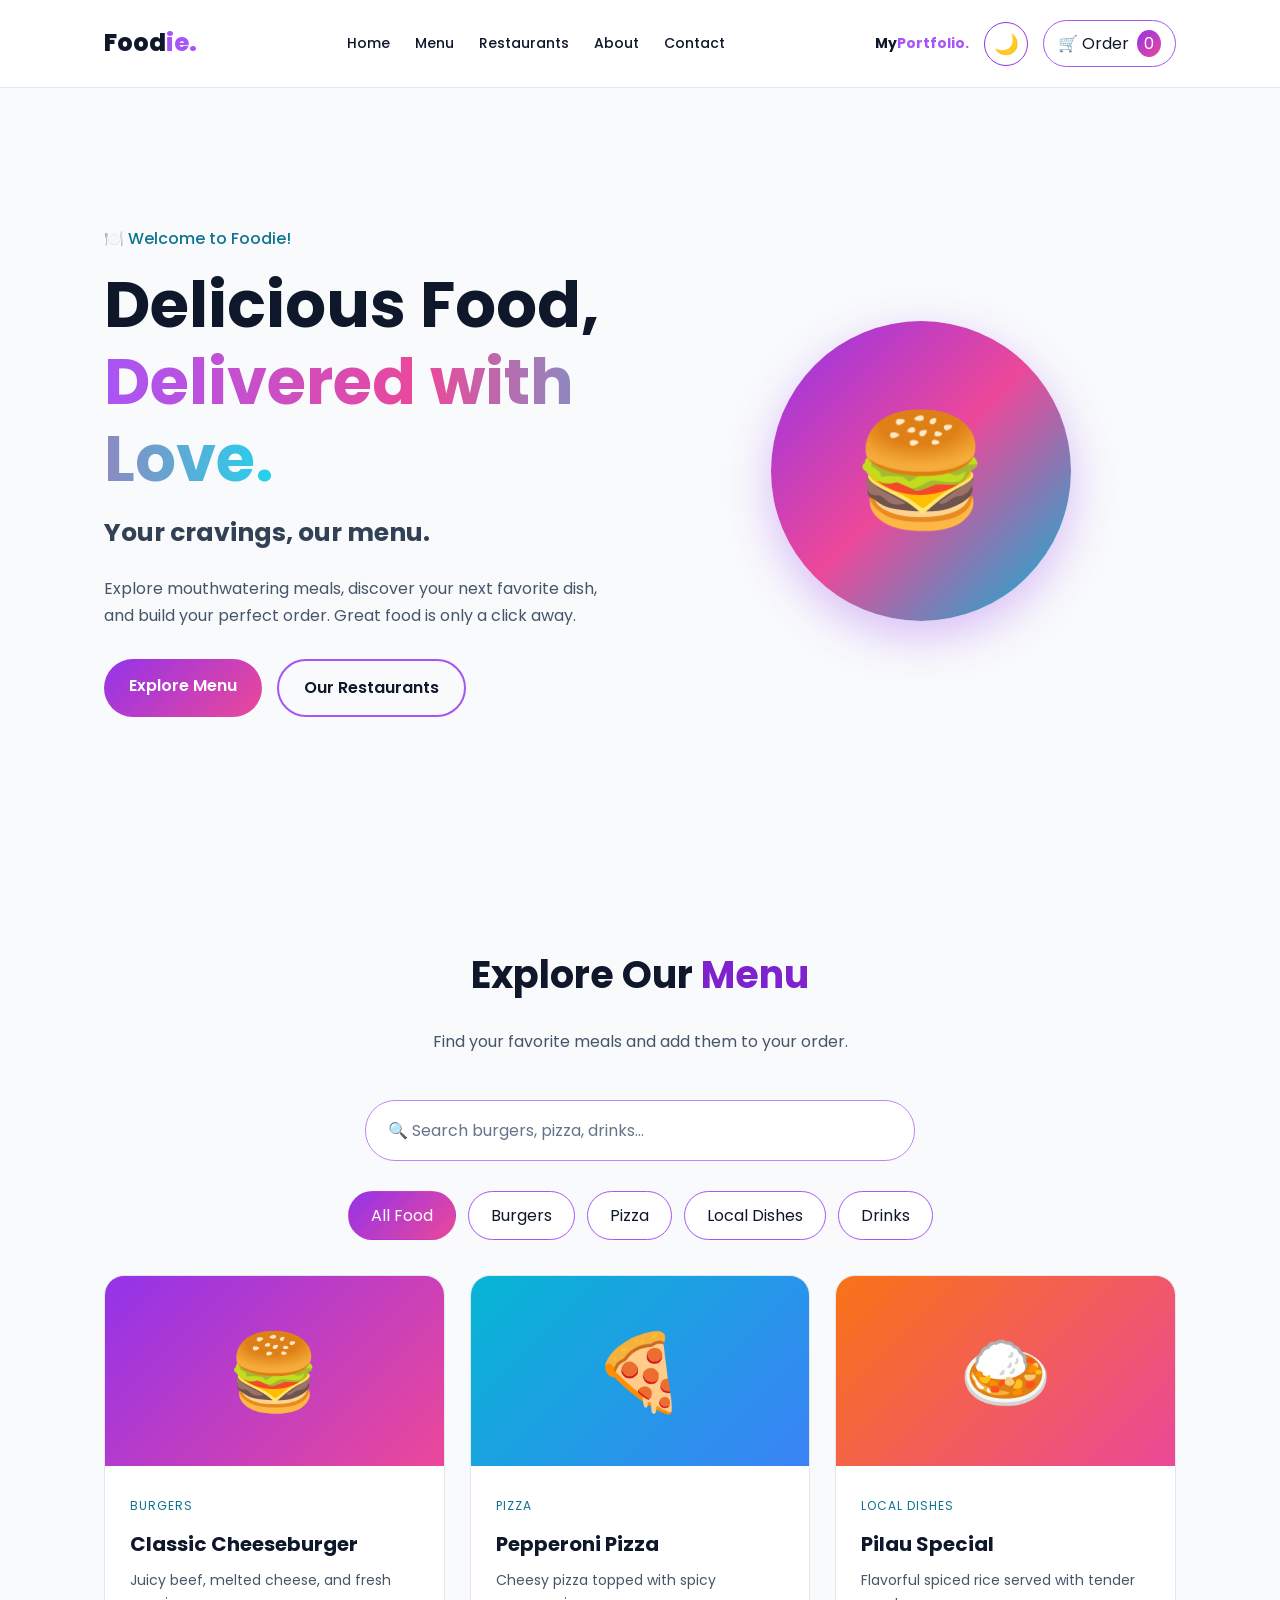
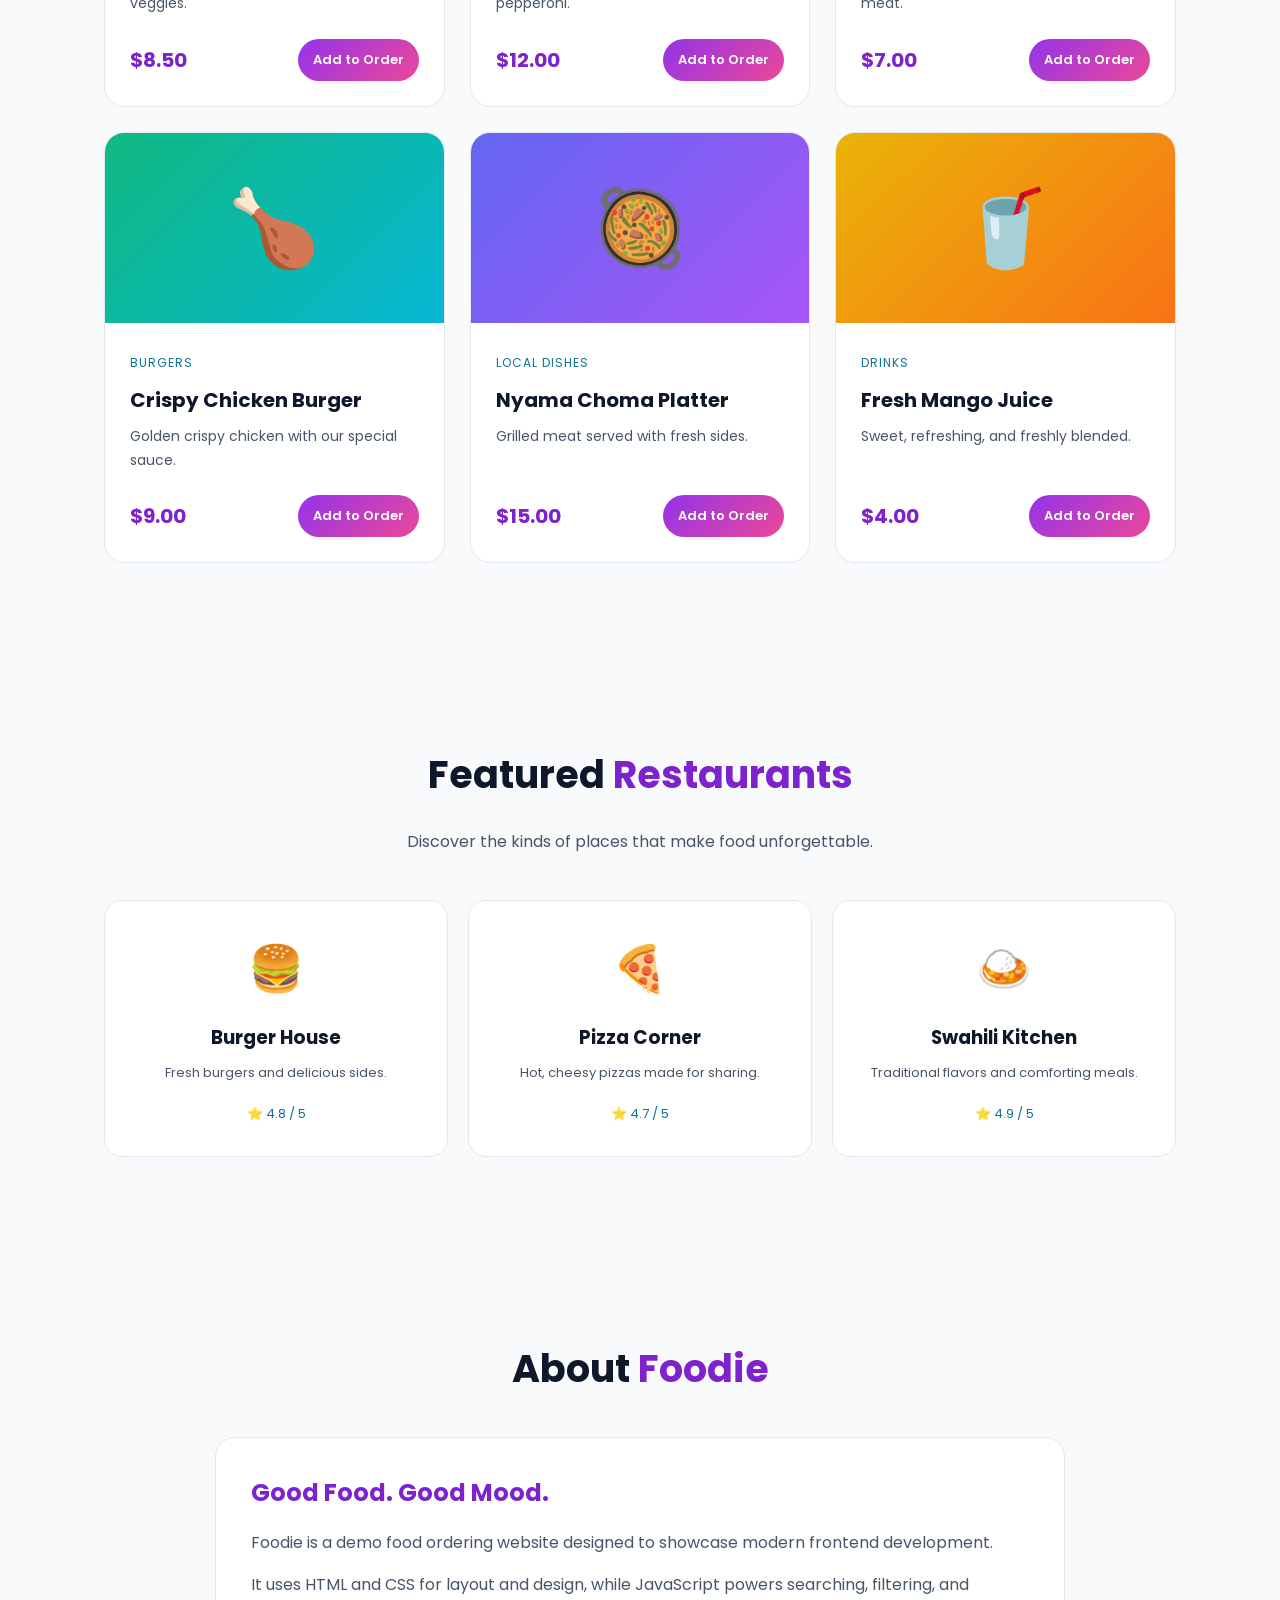
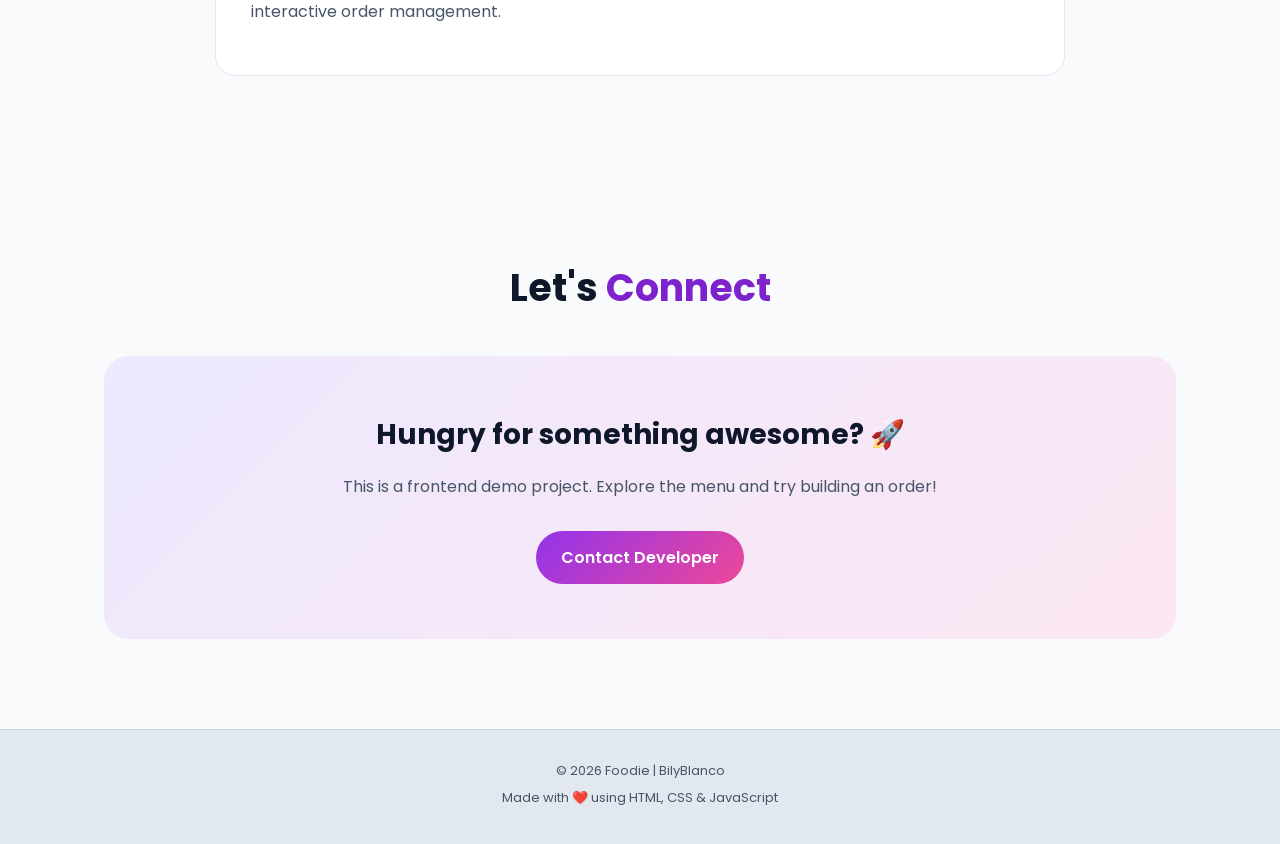
<file: projects/foodie/index.html>
<!DOCTYPE html>
<html lang="en">
<head>
    <meta charset="UTF-8">
    <meta name="viewport" content="width=device-width, initial-scale=1.0">
    <title>Foodie | BilyBlanco</title>
    <script src="../../shared/theme.js"></script>
    <link rel="stylesheet" href="style.css">
    <link rel="stylesheet" href="../../shared/theme.css">
    <script src="script.js" defer></script>
</head>
<body>

    <!-- NAVIGATION -->
    <header>
        <nav class="navbar">
            <a href="#home" class="logo">Food<span>ie.</span></a>

            <div class="nav-links">
                <a href="#home">Home</a>
                <a href="#menu">Menu</a>
                <a href="#restaurants">Restaurants</a>
                <a href="#about">About</a>
                <a href="#contact">Contact</a>
            </div>

            <div class="nav-actions">
                <a href="../../index.html" class="portfolio-link">
                    My<span>Portfolio.</span>
                </a>
                <button
                    type="button"
                    class="shared-theme-toggle"
                    aria-label="Switch theme"
                    title="Switch theme"
                >
                    ☀️
                </button>

                <button type="button" id="cart-button" class="cart-button">
                    🛒 Order <span id="cart-count">0</span>
                </button>
            </div>
        </nav>
    </header>

    <!-- HERO -->
    <section id="home" class="hero">
        <div class="hero-content">
            <p class="greeting">🍽️ Welcome to Foodie!</p>

            <h1>Delicious Food, <span>Delivered with Love.</span></h1>

            <h2>Your cravings, our menu.</h2>

            <p class="hero-description">
                Explore mouthwatering meals, discover your next
                favorite dish, and build your perfect order.
                Great food is only a click away.
            </p>

            <div class="hero-buttons">
                <a href="#menu" class="btn primary-btn">Explore Menu</a>
                <a href="#restaurants" class="btn secondary-btn">
                    Our Restaurants
                </a>
            </div>
        </div>

        <div class="hero-art">
            <div class="art-circle">
                <span>🍔</span>
            </div>
        </div>
    </section>

    <!-- MENU -->
    <section id="menu" class="section">
        <h2 class="section-title">Explore Our <span>Menu</span></h2>

        <p class="section-description">
            Find your favorite meals and add them to your order.
        </p>

        <!-- SEARCH -->
        <div class="search-container">
            <label for="food-search" class="visually-hidden">
                Search for food
            </label>

            <input
                type="search"
                id="food-search"
                placeholder="🔍 Search burgers, pizza, drinks..."
            >
        </div>

        <!-- FILTER BUTTONS -->
        <div class="filter-buttons">
            <button type="button" class="filter-btn active"
                data-filter="all">All Food</button>

            <button type="button" class="filter-btn"
                data-filter="burgers">Burgers</button>

            <button type="button" class="filter-btn"
                data-filter="pizza">Pizza</button>

            <button type="button" class="filter-btn"
                data-filter="local">Local Dishes</button>

            <button type="button" class="filter-btn"
                data-filter="drinks">Drinks</button>
        </div>

        <!-- FOOD CARDS -->
        <div class="food-container">

            <article class="food-card" data-category="burgers">
                <div class="food-image gradient-one">🍔</div>
                <div class="food-info">
                    <span class="food-category">Burgers</span>
                    <h3>Classic Cheeseburger</h3>
                    <p>Juicy beef, melted cheese, and fresh veggies.</p>

                    <div class="food-bottom">
                        <strong>$8.50</strong>
                        <button type="button" class="add-to-cart"
                            data-id="1"
                            data-name="Classic Cheeseburger"
                            data-price="8.50">
                            Add to Order
                        </button>
                    </div>
                </div>
            </article>

            <article class="food-card" data-category="pizza">
                <div class="food-image gradient-two">🍕</div>
                <div class="food-info">
                    <span class="food-category">Pizza</span>
                    <h3>Pepperoni Pizza</h3>
                    <p>Cheesy pizza topped with spicy pepperoni.</p>

                    <div class="food-bottom">
                        <strong>$12.00</strong>
                        <button type="button" class="add-to-cart"
                            data-id="2"
                            data-name="Pepperoni Pizza"
                            data-price="12">
                            Add to Order
                        </button>
                    </div>
                </div>
            </article>

            <article class="food-card" data-category="local">
                <div class="food-image gradient-three">🍛</div>
                <div class="food-info">
                    <span class="food-category">Local Dishes</span>
                    <h3>Pilau Special</h3>
                    <p>Flavorful spiced rice served with tender meat.</p>

                    <div class="food-bottom">
                        <strong>$7.00</strong>
                        <button type="button" class="add-to-cart"
                            data-id="3"
                            data-name="Pilau Special"
                            data-price="7">
                            Add to Order
                        </button>
                    </div>
                </div>
            </article>

            <article class="food-card" data-category="burgers">
                <div class="food-image gradient-four">🍗</div>
                <div class="food-info">
                    <span class="food-category">Burgers</span>
                    <h3>Crispy Chicken Burger</h3>
                    <p>Golden crispy chicken with our special sauce.</p>

                    <div class="food-bottom">
                        <strong>$9.00</strong>
                        <button type="button" class="add-to-cart"
                            data-id="4"
                            data-name="Crispy Chicken Burger"
                            data-price="9">
                            Add to Order
                        </button>
                    </div>
                </div>
            </article>

            <article class="food-card" data-category="local">
                <div class="food-image gradient-five">🥘</div>
                <div class="food-info">
                    <span class="food-category">Local Dishes</span>
                    <h3>Nyama Choma Platter</h3>
                    <p>Grilled meat served with fresh sides.</p>

                    <div class="food-bottom">
                        <strong>$15.00</strong>
                        <button type="button" class="add-to-cart"
                            data-id="5"
                            data-name="Nyama Choma Platter"
                            data-price="15">
                            Add to Order
                        </button>
                    </div>
                </div>
            </article>

            <article class="food-card" data-category="drinks">
                <div class="food-image gradient-six">🥤</div>
                <div class="food-info">
                    <span class="food-category">Drinks</span>
                    <h3>Fresh Mango Juice</h3>
                    <p>Sweet, refreshing, and freshly blended.</p>

                    <div class="food-bottom">
                        <strong>$4.00</strong>
                        <button type="button" class="add-to-cart"
                            data-id="6"
                            data-name="Fresh Mango Juice"
                            data-price="4">
                            Add to Order
                        </button>
                    </div>
                </div>
            </article>

        </div>

        <p id="empty-message" class="empty-message" hidden>
            No food found. Try a different search or category.
        </p>
    </section>

    <!-- RESTAURANTS -->
    <section id="restaurants" class="section">
        <h2 class="section-title">Featured <span>Restaurants</span></h2>

        <p class="section-description">
            Discover the kinds of places that make food unforgettable.
        </p>

        <div class="restaurants-container">
            <div class="restaurant-card">
                <div class="restaurant-icon">🍔</div>
                <h3>Burger House</h3>
                <p>Fresh burgers and delicious sides.</p>
                <span>⭐ 4.8 / 5</span>
            </div>

            <div class="restaurant-card">
                <div class="restaurant-icon">🍕</div>
                <h3>Pizza Corner</h3>
                <p>Hot, cheesy pizzas made for sharing.</p>
                <span>⭐ 4.7 / 5</span>
            </div>

            <div class="restaurant-card">
                <div class="restaurant-icon">🍛</div>
                <h3>Swahili Kitchen</h3>
                <p>Traditional flavors and comforting meals.</p>
                <span>⭐ 4.9 / 5</span>
            </div>
        </div>
    </section>

    <!-- ABOUT -->
    <section id="about" class="section">
        <h2 class="section-title">About <span>Foodie</span></h2>

        <div class="about-box">
            <h3>Good Food. Good Mood.</h3>

            <p>
                Foodie is a demo food ordering website designed
                to showcase modern frontend development.
            </p>

            <p>
                It uses HTML and CSS for layout and design,
                while JavaScript powers searching, filtering,
                and interactive order management.
            </p>
        </div>
    </section>

    <!-- CONTACT -->
    <section id="contact" class="section contact-section">
        <h2 class="section-title">Let's <span>Connect</span></h2>

        <div class="contact-box">
            <h3>Hungry for something awesome? 🚀</h3>

            <p>
                This is a frontend demo project.
                Explore the menu and try building an order!
            </p>

            <a href="mailto:blancokibweja@gmail.com"
                class="btn primary-btn">
                Contact Developer
            </a>
        </div>
    </section>

    <!-- ORDER PANEL -->
    <div id="cart-overlay" class="cart-overlay" hidden></div>

    <aside id="cart-panel" class="cart-panel"
        aria-label="Your order" aria-hidden="true">

        <div class="cart-header">
            <h2>Your <span>Order</span></h2>
            <button type="button" id="close-cart"
                class="close-cart" aria-label="Close order">
                ✕
            </button>
        </div>

        <div id="cart-items" class="cart-items">
            <p class="cart-empty">Your order is empty.</p>
        </div>

        <div class="cart-footer">
            <div class="cart-total">
                <span>Total</span>
                <strong id="cart-total">$0.00</strong>
            </div>

            <button type="button" id="clear-cart"
                class="btn secondary-btn">
                Clear Order
            </button>

            <p class="cart-note">
                Demo only — no real food orders or payments.
            </p>
        </div>
    </aside>

    <!-- FOOTER -->
    <footer>
        <p>© 2026 Foodie | BilyBlanco</p>
        <p>Made with ❤️ using HTML, CSS & JavaScript</p>
    </footer>

</body>
</html>
</file>
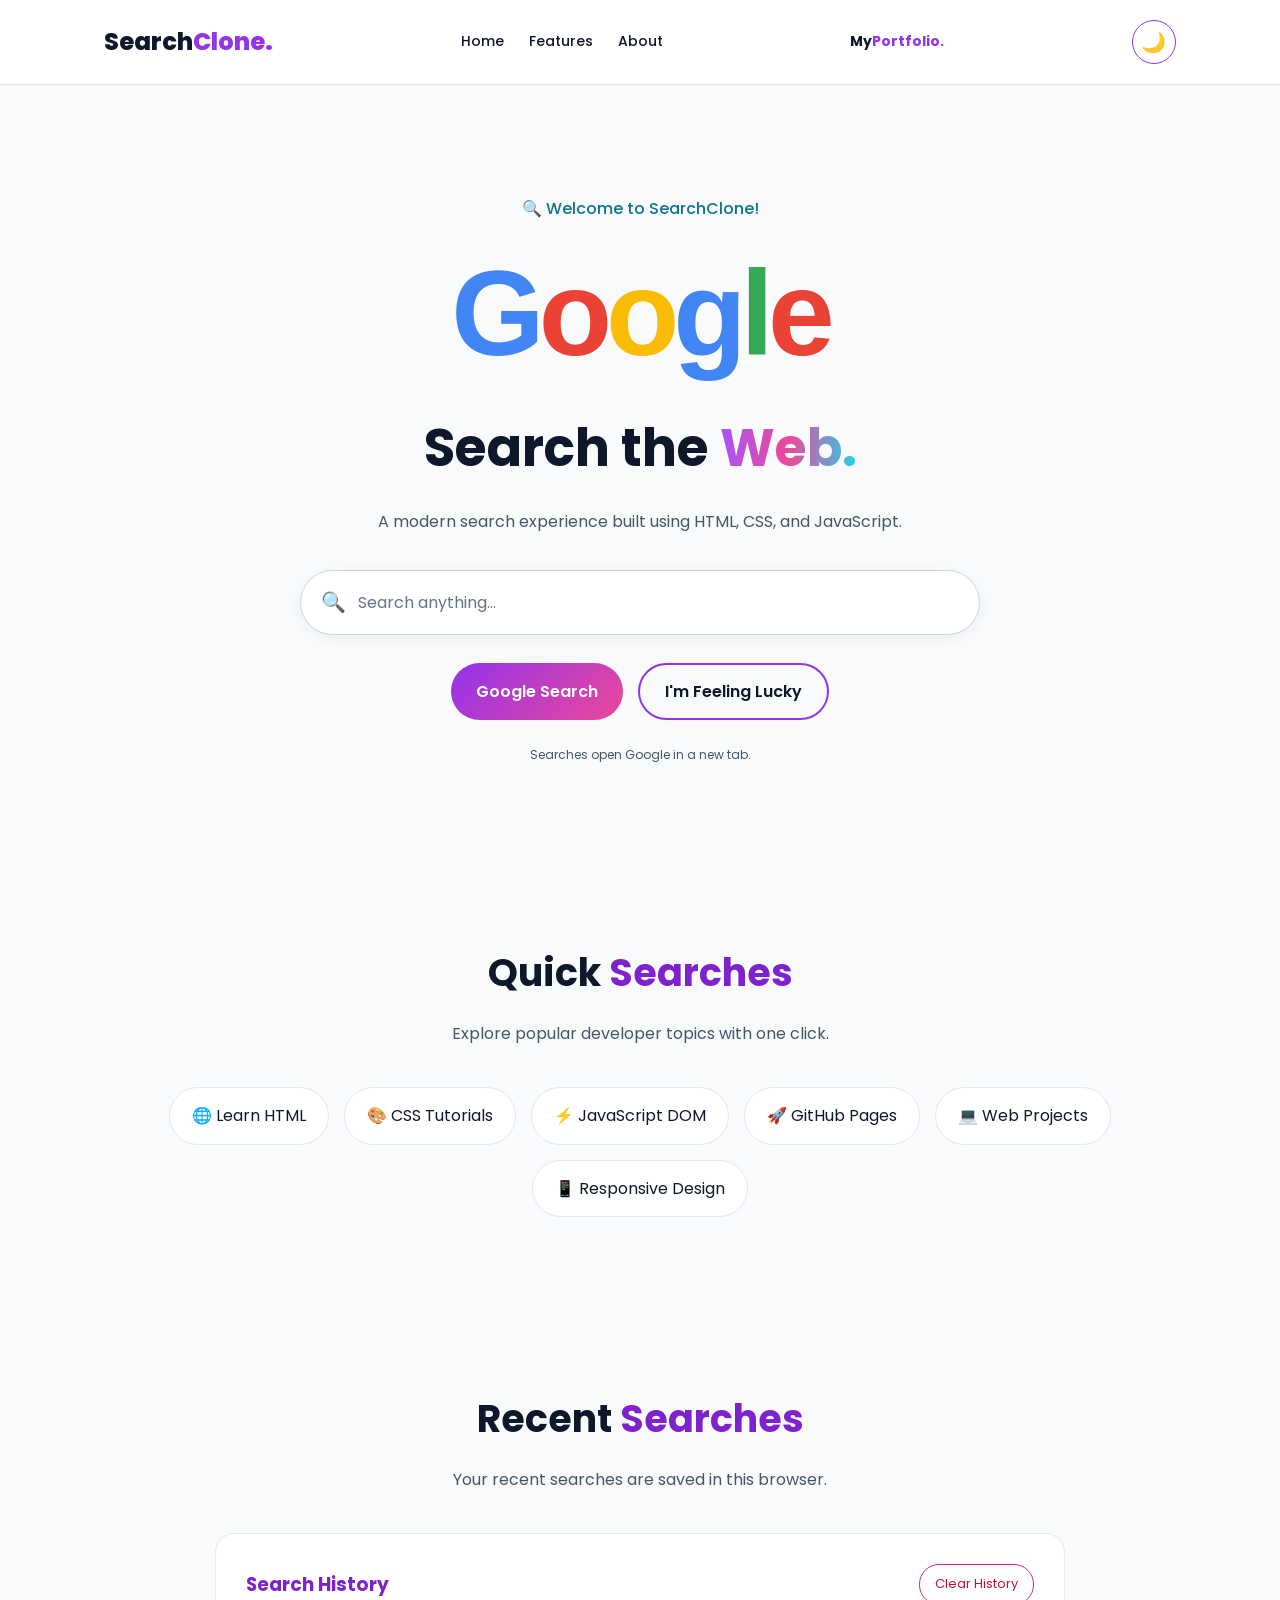
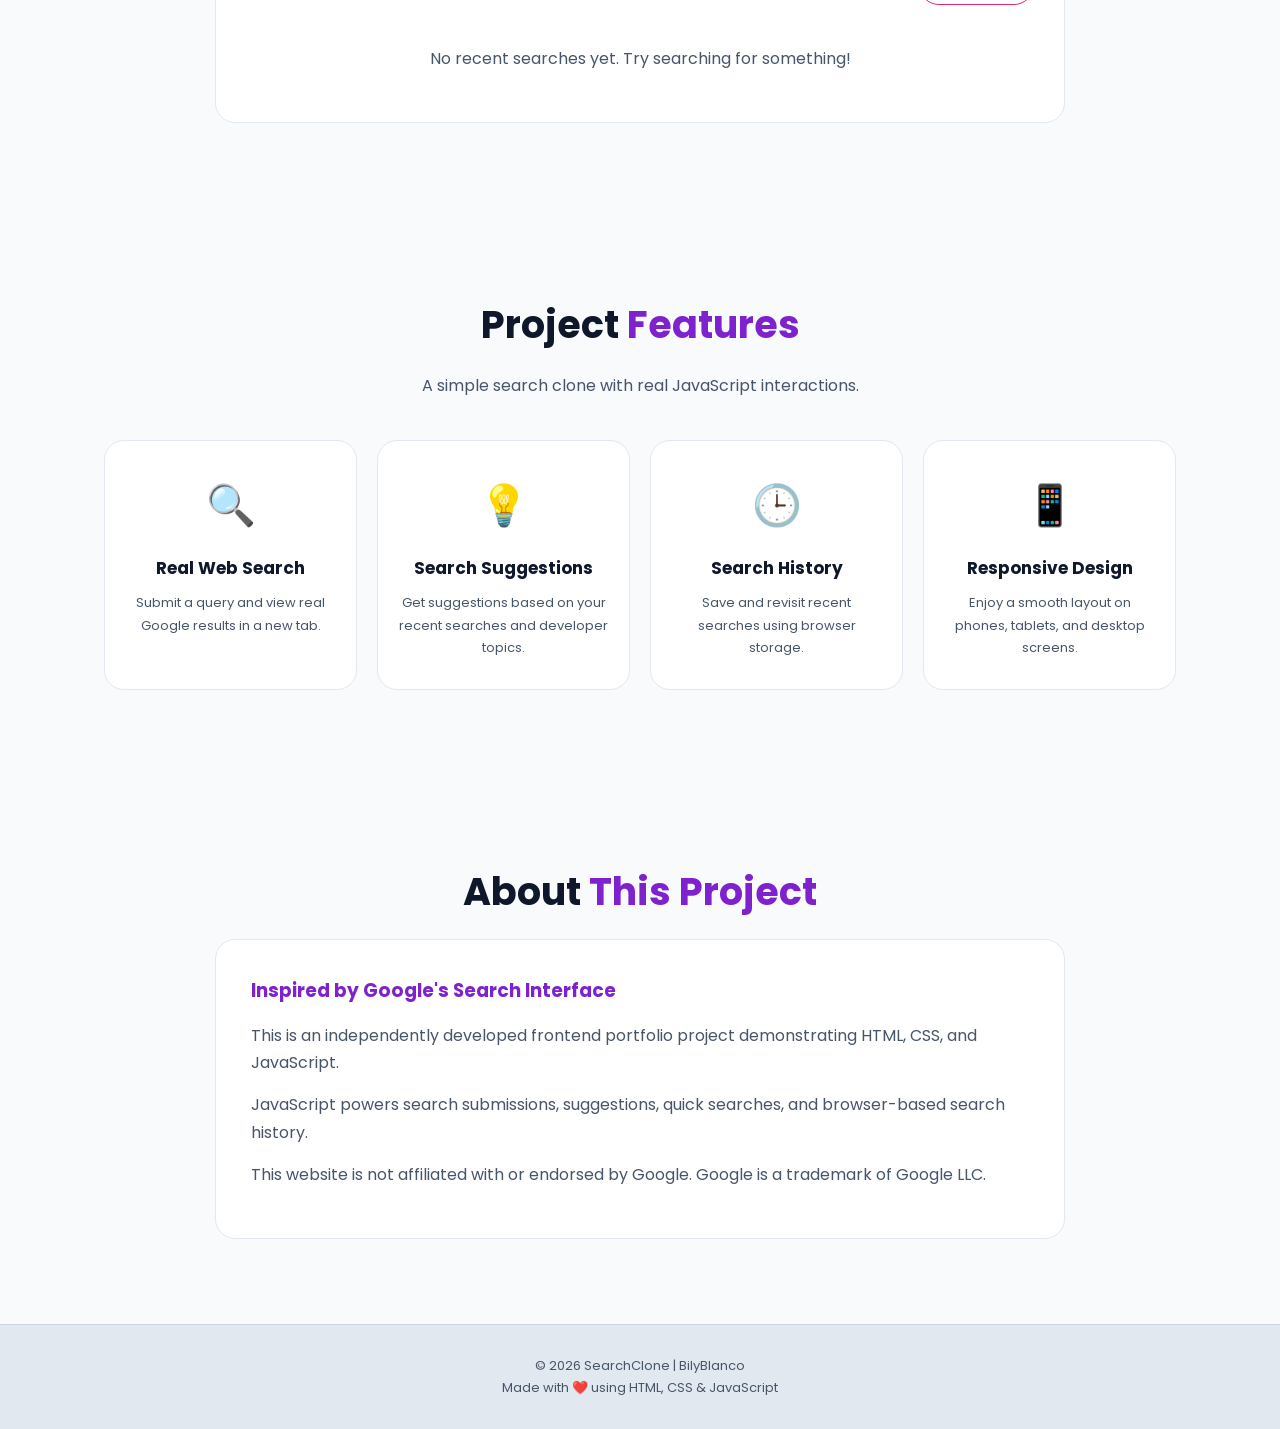
<file: projects/google/index.html>
<!DOCTYPE html>
<html lang="en">
<head>
    <meta charset="UTF-8">
    <meta name="viewport" content="width=device-width, initial-scale=1.0">
    <meta name="description" content="A modern search engine clone built with HTML, CSS and JavaScript.">
    <title>Google Clone | BilyBlanco</title>
    <script src="../../shared/theme.js"></script>
    <link rel="stylesheet" href="style.css">
    <link rel="stylesheet" href="../../shared/theme.css">
    <script src="script.js" defer></script>
</head>
<body>

    <!-- NAVIGATION -->
    <header>
        <nav class="navbar">
            <a href="#home" class="logo">Search<span>Clone.</span></a>

            <div class="nav-links">
                <a href="#home">Home</a>
                <a href="#features">Features</a>
                <a href="#about">About</a>
            </div>

            <a href="../../index.html" class="portfolio-link">
                My<span>Portfolio.</span>
            </a>
            <button
                type="button"
                class="shared-theme-toggle"
                aria-label="Switch theme"
                title="Switch theme"
            >
                ☀️
            </button>
        </nav>
    </header>

    <main>

        <!-- SEARCH HERO -->
        <section id="home" class="search-hero">

            <p class="greeting">🔍 Welcome to SearchClone!</p>

            <div class="google-logo" aria-label="Google">
                <span class="blue">G</span><span class="red">o</span><span class="yellow">o</span><span class="blue">g</span><span class="green">l</span><span class="red">e</span>
            </div>

            <h1>Search the <span>Web.</span></h1>

            <p class="hero-description">
                A modern search experience built using
                HTML, CSS, and JavaScript.
            </p>

            <!-- SEARCH FORM -->
            <div class="search-wrapper">

                <form id="search-form" autocomplete="off">

                    <div class="search-box">
                        <span class="search-icon" aria-hidden="true">🔍</span>

                        <label for="search-input" class="visually-hidden">
                            Search the web
                        </label>

                        <input
                            type="search"
                            id="search-input"
                            placeholder="Search anything..."
                            autocomplete="off"
                            required
                        >

                        <button
                            type="button"
                            id="clear-search"
                            class="clear-search"
                            aria-label="Clear search"
                            hidden
                        >
                            ✕
                        </button>
                    </div>

                    <!-- SEARCH SUGGESTIONS -->
                    <div id="suggestions"
                        class="suggestions"
                        hidden></div>

                    <div class="search-buttons">
                        <button type="submit" class="btn primary-btn">
                            Google Search
                        </button>

                        <button type="button" id="lucky-button"
                            class="btn secondary-btn">
                            I'm Feeling Lucky
                        </button>
                    </div>

                </form>

            </div>

            <p class="search-note">
                Searches open Google in a new tab.
            </p>

        </section>

        <!-- QUICK SEARCHES -->
        <section class="section">
            <h2 class="section-title">Quick <span>Searches</span></h2>

            <p class="section-description">
                Explore popular developer topics with one click.
            </p>

            <div class="quick-searches">
                <button class="quick-search" data-query="Learn HTML">
                    🌐 Learn HTML
                </button>

                <button class="quick-search" data-query="CSS tutorials">
                    🎨 CSS Tutorials
                </button>

                <button class="quick-search" data-query="JavaScript DOM">
                    ⚡ JavaScript DOM
                </button>

                <button class="quick-search" data-query="GitHub Pages hosting">
                    🚀 GitHub Pages
                </button>

                <button class="quick-search" data-query="Web development projects">
                    💻 Web Projects
                </button>

                <button class="quick-search" data-query="Responsive web design">
                    📱 Responsive Design
                </button>
            </div>
        </section>

        <!-- RECENT SEARCHES -->
        <section id="recent" class="section">
            <h2 class="section-title">Recent <span>Searches</span></h2>

            <p class="section-description">
                Your recent searches are saved in this browser.
            </p>

            <div class="recent-box">
                <div class="recent-header">
                    <h3>Search History</h3>

                    <button type="button" id="clear-history"
                        class="history-clear">
                        Clear History
                    </button>
                </div>

                <div id="recent-list" class="recent-list"></div>

                <p id="recent-empty" class="empty-message">
                    No recent searches yet. Try searching for something!
                </p>
            </div>
        </section>

        <!-- FEATURES -->
        <section id="features" class="section">
            <h2 class="section-title">Project <span>Features</span></h2>

            <p class="section-description">
                A simple search clone with real JavaScript interactions.
            </p>

            <div class="features-container">

                <div class="feature-card">
                    <div class="feature-icon">🔍</div>
                    <h3>Real Web Search</h3>
                    <p>
                        Submit a query and view real Google results
                        in a new tab.
                    </p>
                </div>

                <div class="feature-card">
                    <div class="feature-icon">💡</div>
                    <h3>Search Suggestions</h3>
                    <p>
                        Get suggestions based on your recent
                        searches and developer topics.
                    </p>
                </div>

                <div class="feature-card">
                    <div class="feature-icon">🕒</div>
                    <h3>Search History</h3>
                    <p>
                        Save and revisit recent searches using
                        browser storage.
                    </p>
                </div>

                <div class="feature-card">
                    <div class="feature-icon">📱</div>
                    <h3>Responsive Design</h3>
                    <p>
                        Enjoy a smooth layout on phones,
                        tablets, and desktop screens.
                    </p>
                </div>

            </div>
        </section>

        <!-- ABOUT -->
        <section id="about" class="section">
            <h2 class="section-title">About <span>This Project</span></h2>

            <div class="about-box">
                <h3>Inspired by Google's Search Interface</h3>

                <p>
                    This is an independently developed frontend
                    portfolio project demonstrating HTML,
                    CSS, and JavaScript.
                </p>

                <p>
                    JavaScript powers search submissions,
                    suggestions, quick searches, and
                    browser-based search history.
                </p>

                <p>
                    This website is not affiliated with or endorsed
                    by Google. Google is a trademark of Google LLC.
                </p>
            </div>
        </section>

    </main>

    <!-- FOOTER -->
    <footer>
        <p>© 2026 SearchClone | BilyBlanco</p>
        <p>Made with ❤️ using HTML, CSS & JavaScript</p>
    </footer>

</body>
</html>
</file>
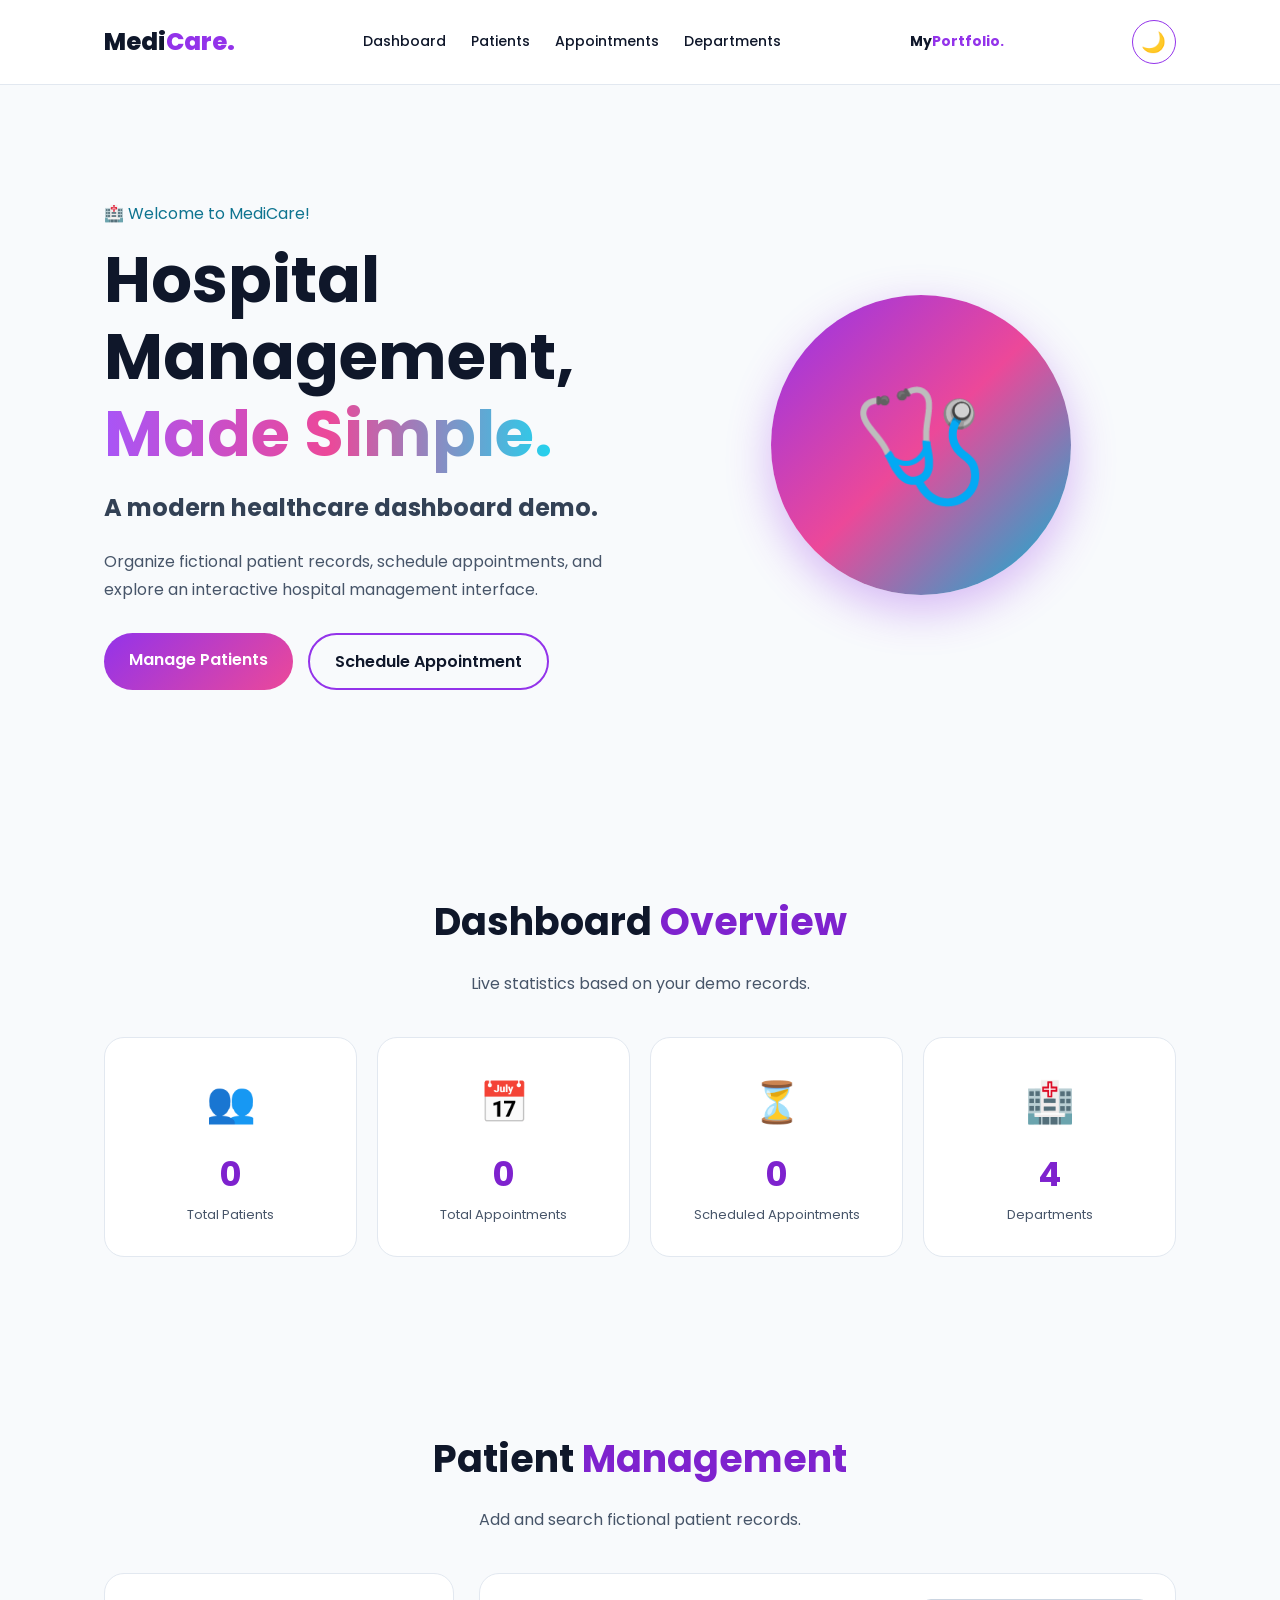
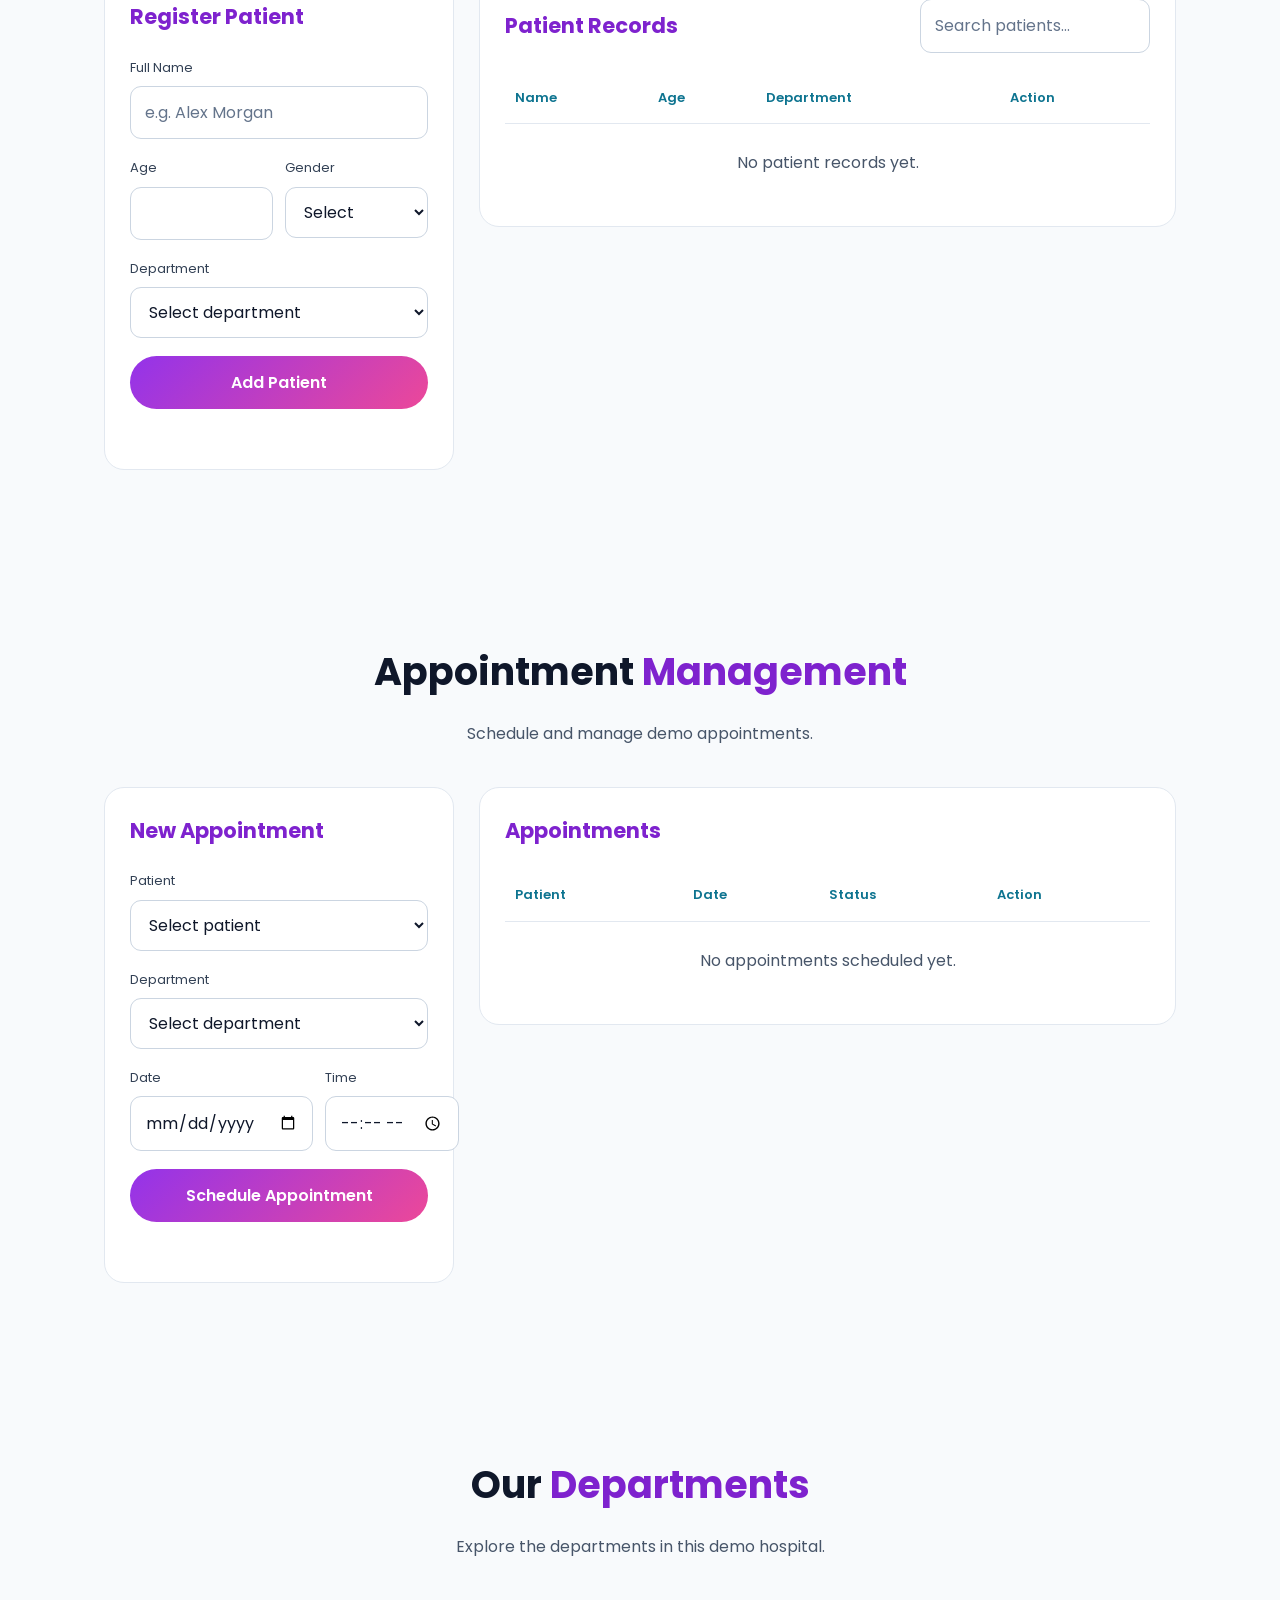
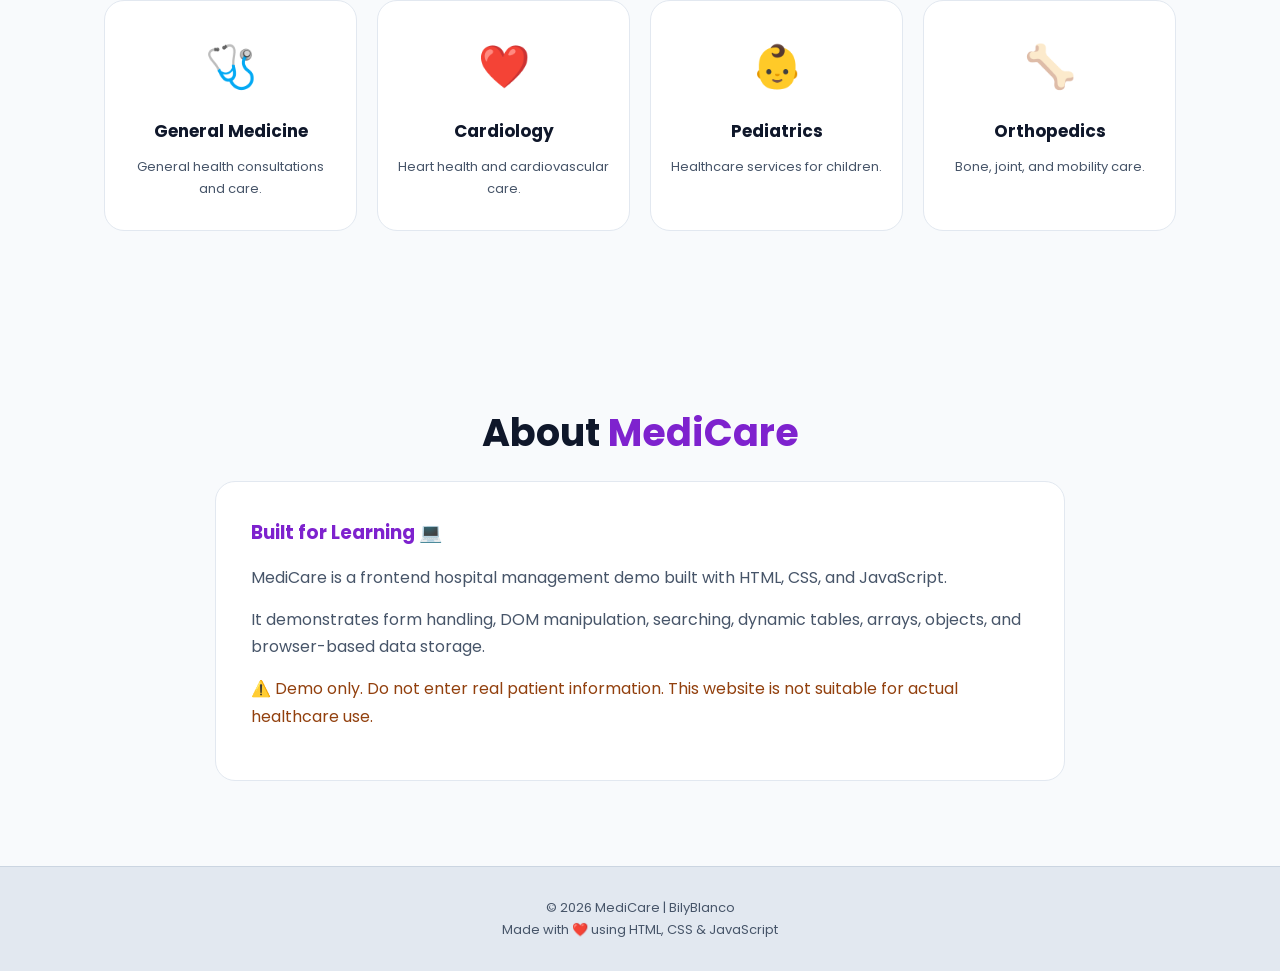
<file: projects/hospital/index.html>
<!DOCTYPE html>
<html lang="en">
<head>
    <meta charset="UTF-8">
    <meta name="viewport" content="width=device-width, initial-scale=1.0">
    <title>Hospital Management | BilyBlanco</title>
    <script src="../../shared/theme.js"></script>
    <link rel="stylesheet" href="style.css">
    <link rel="stylesheet" href="../../shared/theme.css">
    <script src="script.js" defer></script>
</head>
<body>

    <!-- NAVIGATION -->
    <header>
        <nav class="navbar">
            <a href="#home" class="logo">Medi<span>Care.</span></a>

            <div class="nav-links">
                <a href="#home">Dashboard</a>
                <a href="#patients">Patients</a>
                <a href="#appointments">Appointments</a>
                <a href="#departments">Departments</a>
            </div>

            <a href="../../index.html" class="portfolio-link">
                My<span>Portfolio.</span>
            </a>
            <button
                type="button"
                class="shared-theme-toggle"
                aria-label="Switch theme"
                title="Switch theme"
            >
                ☀️
            </button>
        </nav>
    </header>

    <main>

        <!-- HERO -->
        <section id="home" class="hero">
            <div class="hero-content">
                <p class="greeting">🏥 Welcome to MediCare!</p>

                <h1>Hospital Management, <span>Made Simple.</span></h1>

                <h2>A modern healthcare dashboard demo.</h2>

                <p class="hero-description">
                    Organize fictional patient records, schedule
                    appointments, and explore an interactive
                    hospital management interface.
                </p>

                <div class="hero-buttons">
                    <a href="#patients" class="btn primary-btn">
                        Manage Patients
                    </a>

                    <a href="#appointments" class="btn secondary-btn">
                        Schedule Appointment
                    </a>
                </div>
            </div>

            <div class="hero-art">
                <div class="art-circle">
                    <span>🩺</span>
                </div>
            </div>
        </section>

        <!-- DASHBOARD -->
        <section class="section">
            <h2 class="section-title">Dashboard <span>Overview</span></h2>

            <p class="section-description">
                Live statistics based on your demo records.
            </p>

            <div class="stats-container">

                <div class="stat-card">
                    <div class="stat-icon">👥</div>
                    <h3 id="total-patients">0</h3>
                    <p>Total Patients</p>
                </div>

                <div class="stat-card">
                    <div class="stat-icon">📅</div>
                    <h3 id="total-appointments">0</h3>
                    <p>Total Appointments</p>
                </div>

                <div class="stat-card">
                    <div class="stat-icon">⏳</div>
                    <h3 id="pending-appointments">0</h3>
                    <p>Scheduled Appointments</p>
                </div>

                <div class="stat-card">
                    <div class="stat-icon">🏥</div>
                    <h3>4</h3>
                    <p>Departments</p>
                </div>

            </div>
        </section>

        <!-- PATIENTS -->
        <section id="patients" class="section">
            <h2 class="section-title">Patient <span>Management</span></h2>

            <p class="section-description">
                Add and search fictional patient records.
            </p>

            <div class="management-layout">

                <div class="form-card">
                    <h3>Register Patient</h3>

                    <form id="patient-form">

                        <div class="form-group">
                            <label for="patient-name">Full Name</label>
                            <input
                                type="text"
                                id="patient-name"
                                placeholder="e.g. Alex Morgan"
                                maxlength="80"
                                required
                            >
                        </div>

                        <div class="form-grid">
                            <div class="form-group">
                                <label for="patient-age">Age</label>
                                <input
                                    type="number"
                                    id="patient-age"
                                    min="0"
                                    max="120"
                                    required
                                >
                            </div>

                            <div class="form-group">
                                <label for="patient-gender">Gender</label>
                                <select id="patient-gender" required>
                                    <option value="">Select</option>
                                    <option value="Female">Female</option>
                                    <option value="Male">Male</option>
                                    <option value="Other">Other</option>
                                    <option value="Prefer not to say">
                                        Prefer not to say
                                    </option>
                                </select>
                            </div>
                        </div>

                        <div class="form-group">
                            <label for="patient-department">
                                Department
                            </label>

                            <select id="patient-department" required>
                                <option value="">Select department</option>
                                <option value="General Medicine">
                                    General Medicine
                                </option>
                                <option value="Cardiology">Cardiology</option>
                                <option value="Pediatrics">Pediatrics</option>
                                <option value="Orthopedics">Orthopedics</option>
                            </select>
                        </div>

                        <button type="submit" class="btn primary-btn full-btn">
                            Add Patient
                        </button>

                        <p id="patient-message"
                            class="form-message"
                            role="status"
                            aria-live="polite"></p>
                    </form>
                </div>

                <div class="records-card">
                    <div class="records-header">
                        <h3>Patient Records</h3>

                        <input
                            type="search"
                            id="patient-search"
                            placeholder="Search patients..."
                            aria-label="Search patient records"
                        >
                    </div>

                    <div class="table-wrapper">
                        <table>
                            <thead>
                                <tr>
                                    <th>Name</th>
                                    <th>Age</th>
                                    <th>Department</th>
                                    <th>Action</th>
                                </tr>
                            </thead>

                            <tbody id="patient-table"></tbody>
                        </table>
                    </div>

                    <p id="patient-empty" class="empty-message">
                        No patient records yet.
                    </p>
                </div>

            </div>
        </section>

        <!-- APPOINTMENTS -->
        <section id="appointments" class="section">
            <h2 class="section-title">Appointment <span>Management</span></h2>

            <p class="section-description">
                Schedule and manage demo appointments.
            </p>

            <div class="management-layout">

                <div class="form-card">
                    <h3>New Appointment</h3>

                    <form id="appointment-form">

                        <div class="form-group">
                            <label for="appointment-patient">Patient</label>

                            <select id="appointment-patient" required>
                                <option value="">Select patient</option>
                            </select>
                        </div>

                        <div class="form-group">
                            <label for="appointment-department">
                                Department
                            </label>

                            <select id="appointment-department" required>
                                <option value="">Select department</option>
                                <option value="General Medicine">
                                    General Medicine
                                </option>
                                <option value="Cardiology">Cardiology</option>
                                <option value="Pediatrics">Pediatrics</option>
                                <option value="Orthopedics">Orthopedics</option>
                            </select>
                        </div>

                        <div class="form-grid">
                            <div class="form-group">
                                <label for="appointment-date">Date</label>
                                <input
                                    type="date"
                                    id="appointment-date"
                                    required
                                >
                            </div>

                            <div class="form-group">
                                <label for="appointment-time">Time</label>
                                <input
                                    type="time"
                                    id="appointment-time"
                                    required
                                >
                            </div>
                        </div>

                        <button type="submit" class="btn primary-btn full-btn">
                            Schedule Appointment
                        </button>

                        <p id="appointment-message"
                            class="form-message"
                            role="status"
                            aria-live="polite"></p>
                    </form>
                </div>

                <div class="records-card">
                    <h3>Appointments</h3>

                    <div class="table-wrapper">
                        <table>
                            <thead>
                                <tr>
                                    <th>Patient</th>
                                    <th>Date</th>
                                    <th>Status</th>
                                    <th>Action</th>
                                </tr>
                            </thead>

                            <tbody id="appointment-table"></tbody>
                        </table>
                    </div>

                    <p id="appointment-empty" class="empty-message">
                        No appointments scheduled yet.
                    </p>
                </div>

            </div>
        </section>

        <!-- DEPARTMENTS -->
        <section id="departments" class="section">
            <h2 class="section-title">Our <span>Departments</span></h2>

            <p class="section-description">
                Explore the departments in this demo hospital.
            </p>

            <div class="departments-container">

                <div class="department-card">
                    <div class="department-icon">🩺</div>
                    <h3>General Medicine</h3>
                    <p>General health consultations and care.</p>
                </div>

                <div class="department-card">
                    <div class="department-icon">❤️</div>
                    <h3>Cardiology</h3>
                    <p>Heart health and cardiovascular care.</p>
                </div>

                <div class="department-card">
                    <div class="department-icon">👶</div>
                    <h3>Pediatrics</h3>
                    <p>Healthcare services for children.</p>
                </div>

                <div class="department-card">
                    <div class="department-icon">🦴</div>
                    <h3>Orthopedics</h3>
                    <p>Bone, joint, and mobility care.</p>
                </div>

            </div>
        </section>

        <!-- ABOUT -->
        <section class="section">
            <h2 class="section-title">About <span>MediCare</span></h2>

            <div class="about-box">
                <h3>Built for Learning 💻</h3>

                <p>
                    MediCare is a frontend hospital management
                    demo built with HTML, CSS, and JavaScript.
                </p>

                <p>
                    It demonstrates form handling, DOM manipulation,
                    searching, dynamic tables, arrays, objects,
                    and browser-based data storage.
                </p>

                <p class="warning-text">
                    ⚠️ Demo only. Do not enter real patient information.
                    This website is not suitable for actual healthcare use.
                </p>
            </div>
        </section>

    </main>

    <!-- FOOTER -->
    <footer>
        <p>© 2026 MediCare | BilyBlanco</p>
        <p>Made with ❤️ using HTML, CSS & JavaScript</p>
    </footer>

</body>
</html>
</file>
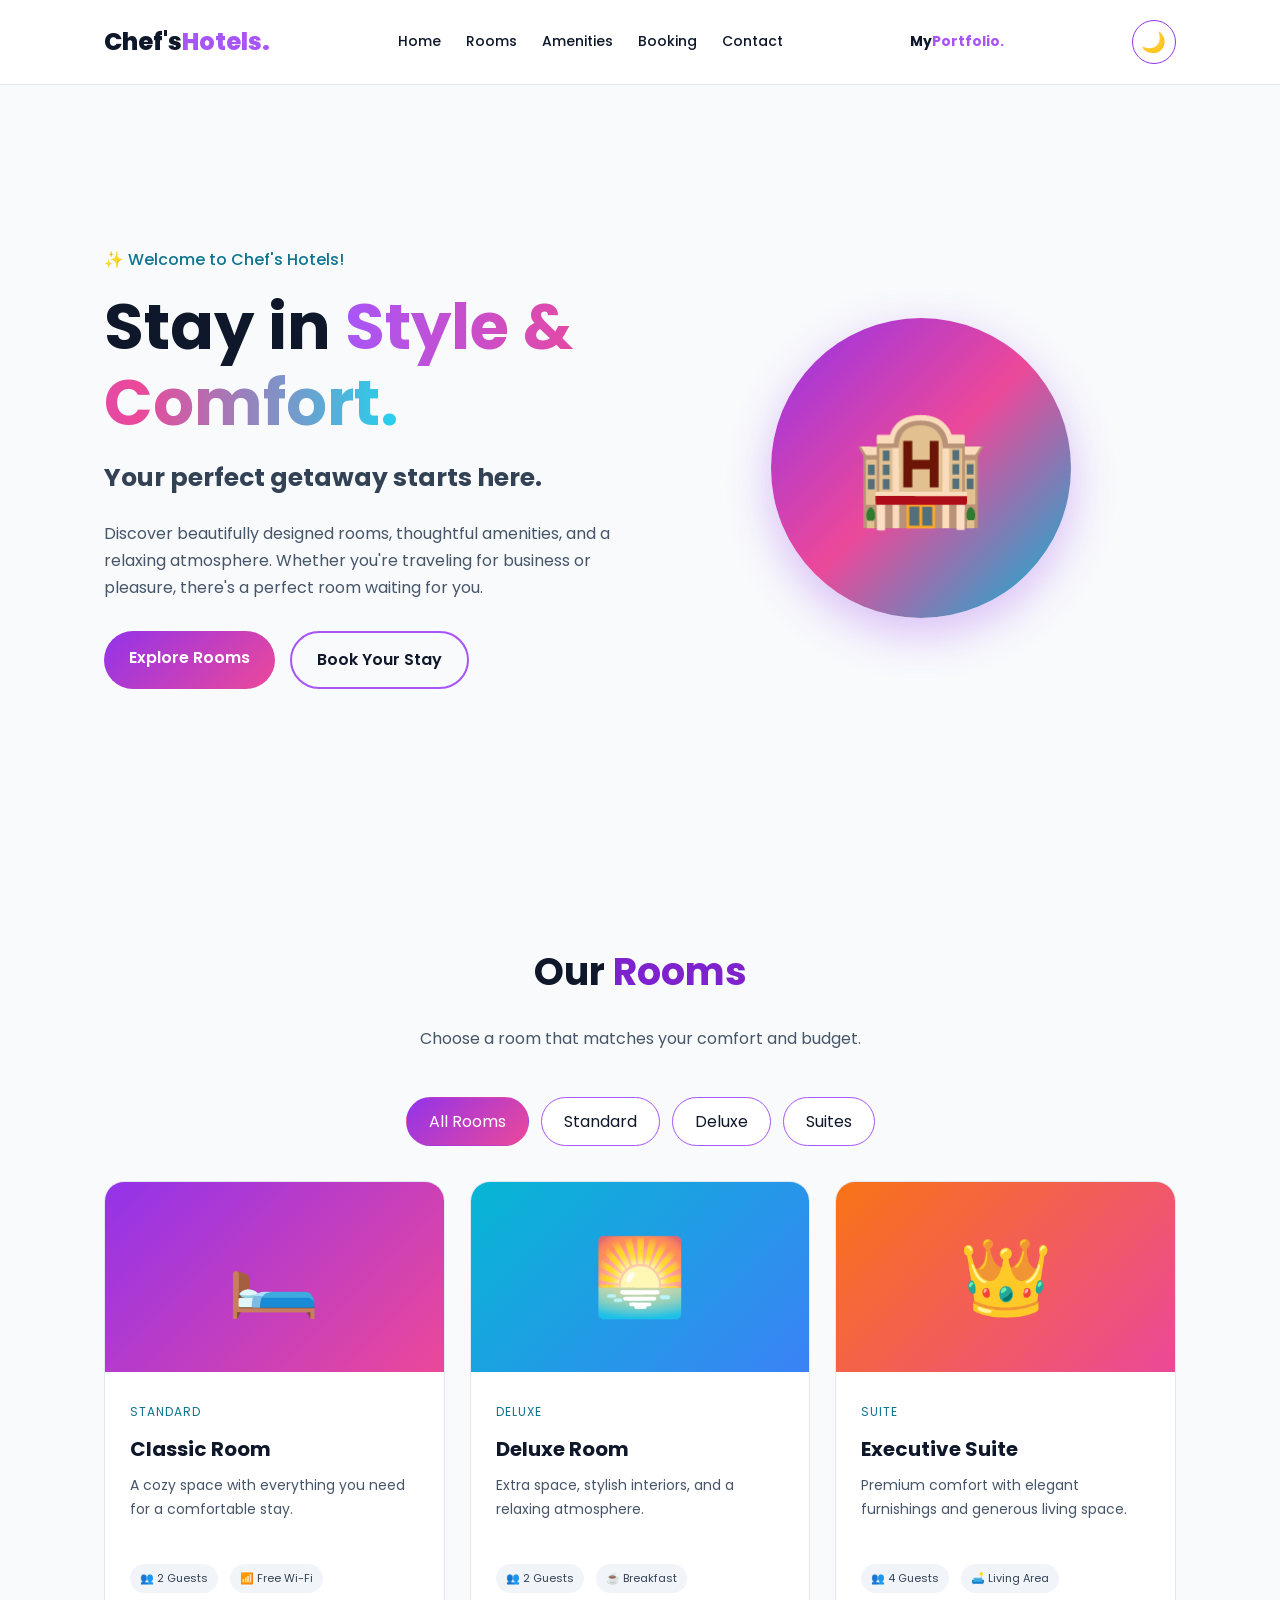
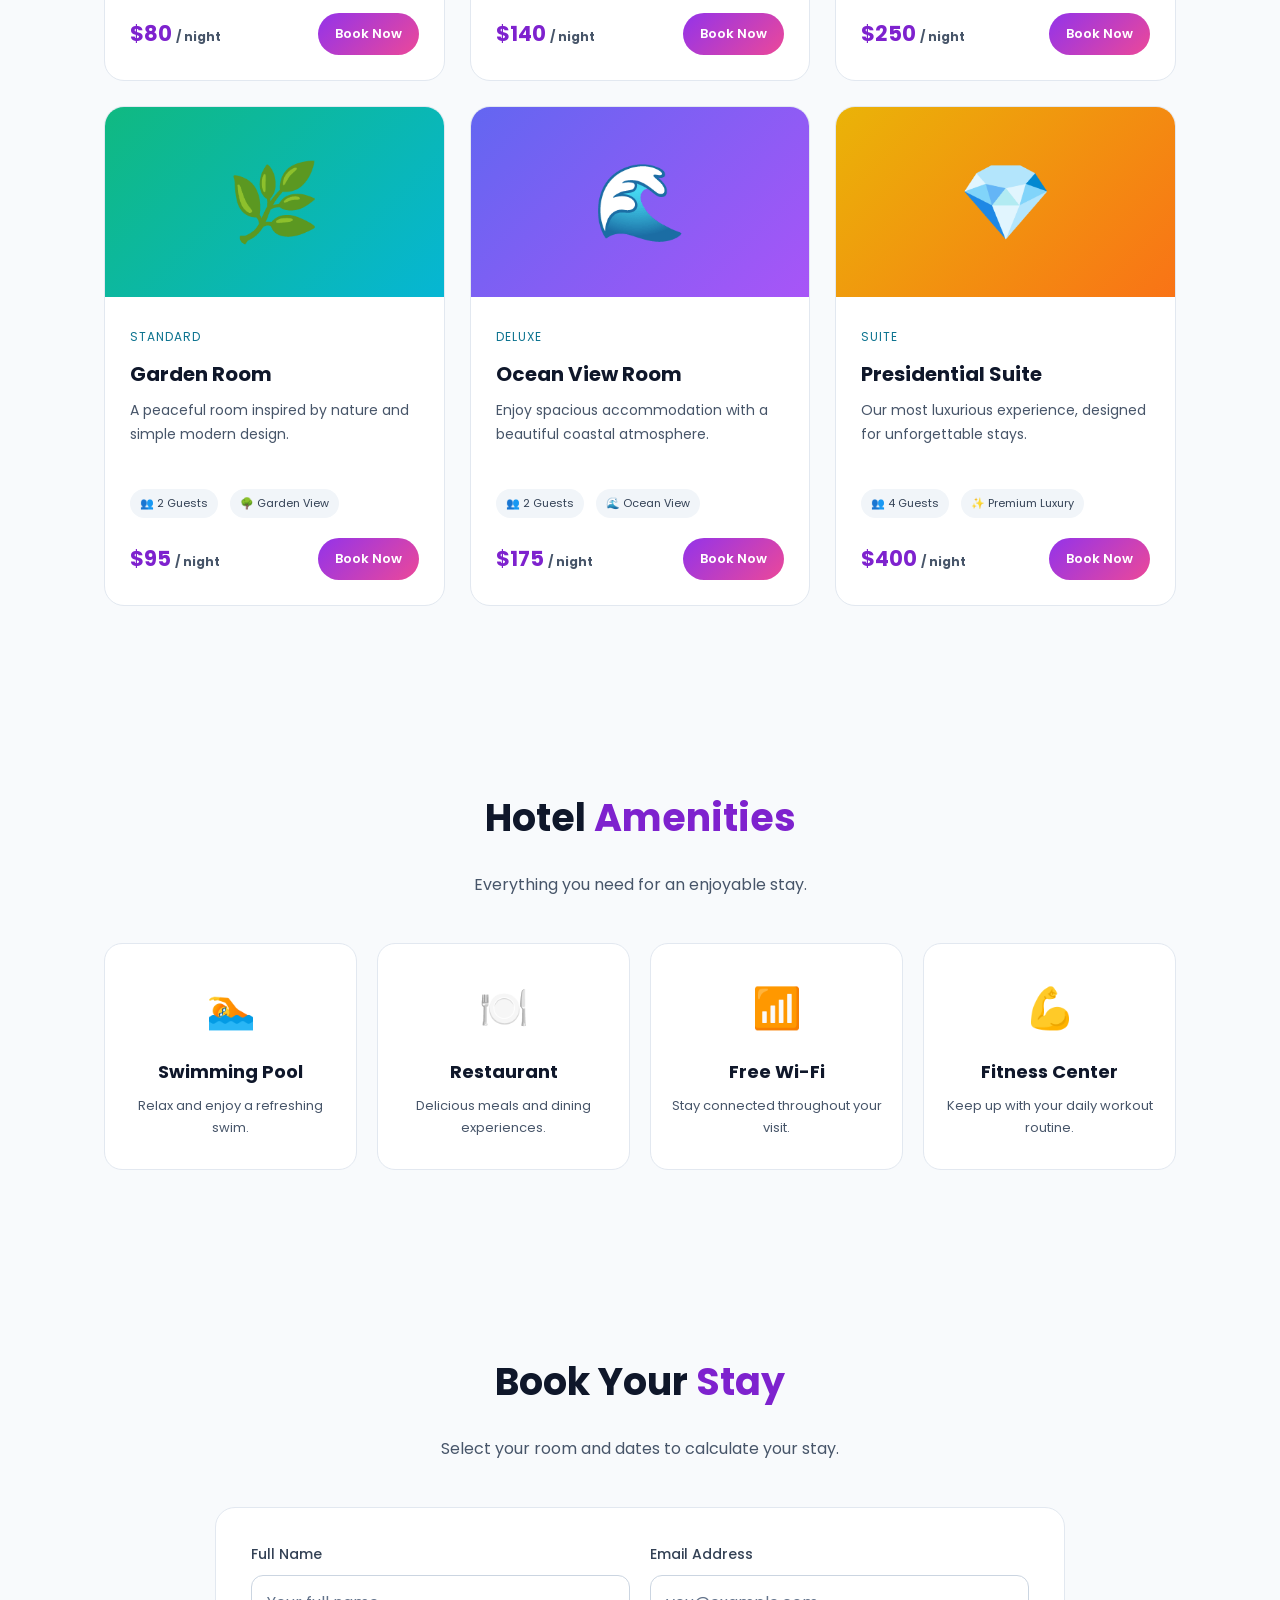
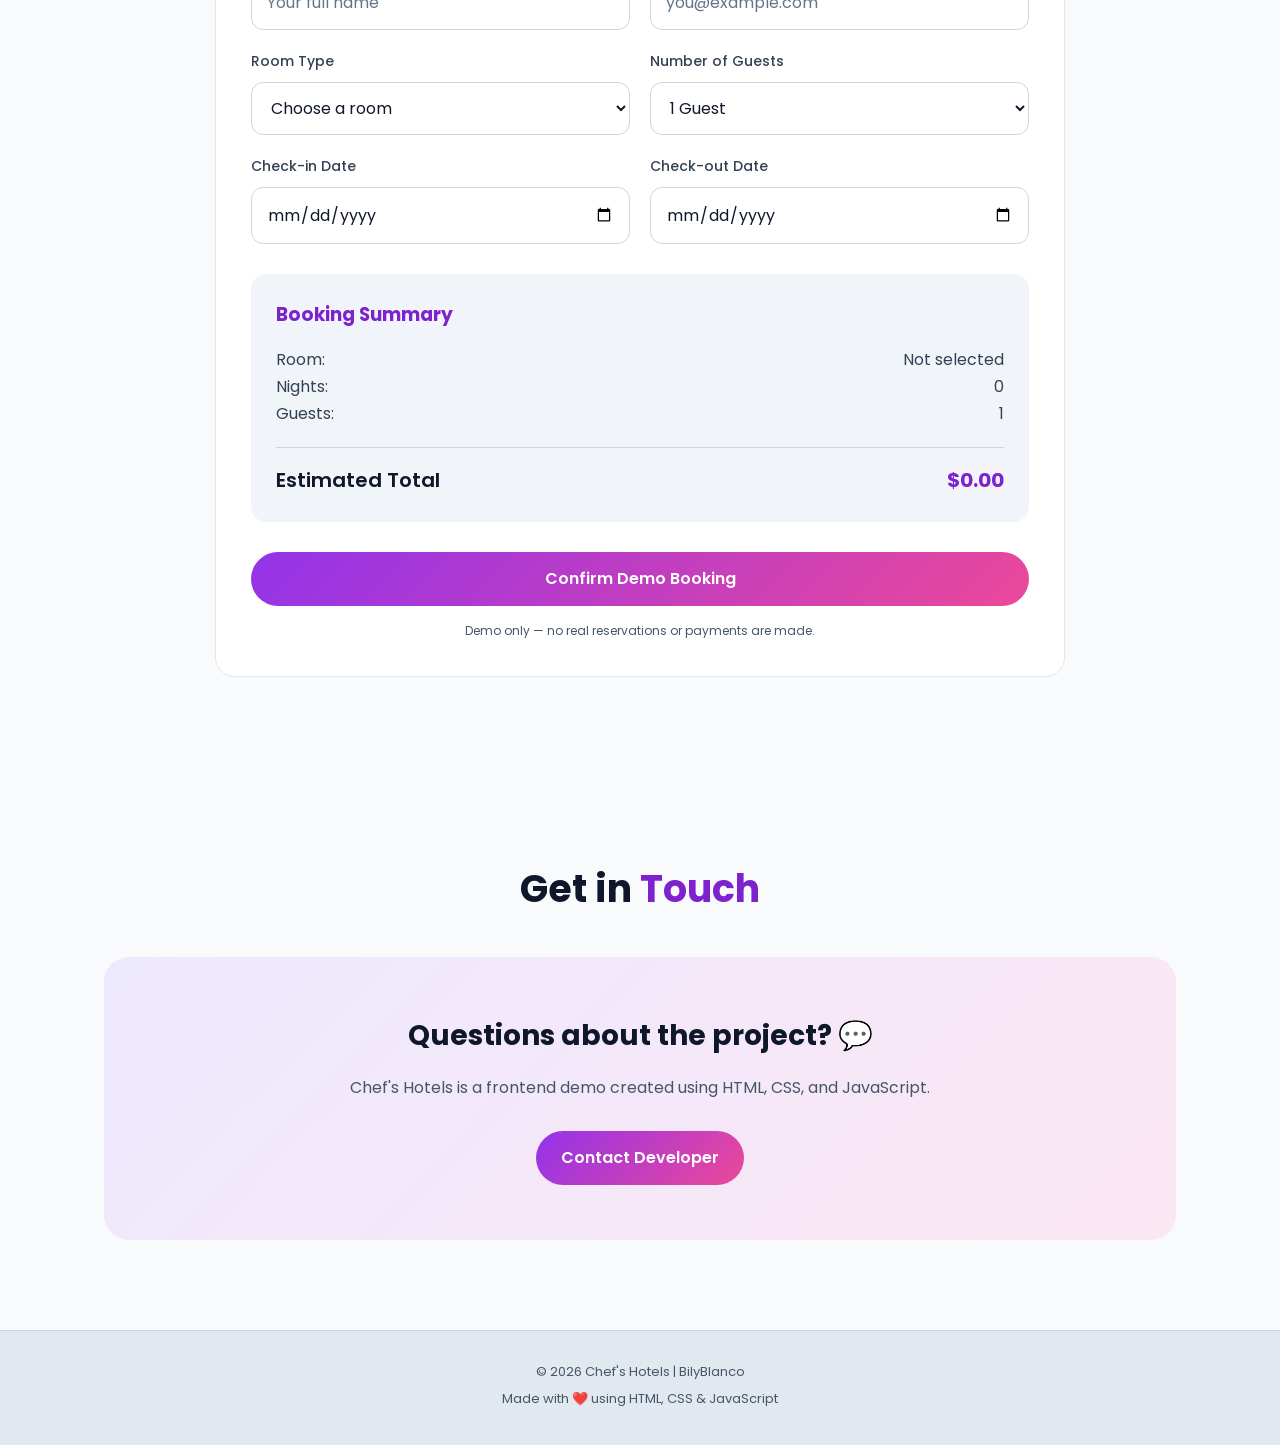
<file: projects/hotel/index.html>
<!DOCTYPE html>
<html lang="en">
<head>
    <meta charset="UTF-8">
    <meta name="viewport" content="width=device-width, initial-scale=1.0">
    <title>Chef's Hotels | BilyBlanco</title>
    <script src="../../shared/theme.js"></script>
    <link rel="stylesheet" href="style.css">
    <link rel="stylesheet" href="../../shared/theme.css">
    <script src="script.js" defer></script>
</head>
<body>

    <!-- NAVIGATION -->
    <header>
        <nav class="navbar">
            <a href="#home" class="logo">Chef's<span>Hotels.</span></a>

            <div class="nav-links">
                <a href="#home">Home</a>
                <a href="#rooms">Rooms</a>
                <a href="#amenities">Amenities</a>
                <a href="#booking">Booking</a>
                <a href="#contact">Contact</a>
            </div>

            <a href="../../index.html" class="portfolio-link">
                My<span>Portfolio.</span>
            </a>
             <button
                type="button"
                class="shared-theme-toggle"
                aria-label="Switch theme"
                title="Switch theme"
            >
                ☀️
            </button>
        </nav>
    </header>

    <!-- HERO -->
    <section id="home" class="hero">
        <div class="hero-content">
            <p class="greeting">✨ Welcome to Chef's Hotels!</p>

            <h1>Stay in <span>Style & Comfort.</span></h1>

            <h2>Your perfect getaway starts here.</h2>

            <p class="hero-description">
                Discover beautifully designed rooms, thoughtful
                amenities, and a relaxing atmosphere. Whether
                you're traveling for business or pleasure,
                there's a perfect room waiting for you.
            </p>

            <div class="hero-buttons">
                <a href="#rooms" class="btn primary-btn">
                    Explore Rooms
                </a>

                <a href="#booking" class="btn secondary-btn">
                    Book Your Stay
                </a>
            </div>
        </div>

        <div class="hero-art">
            <div class="art-circle">
                <span>🏨</span>
            </div>
        </div>
    </section>

    <!-- ROOMS -->
    <section id="rooms" class="section">
        <h2 class="section-title">Our <span>Rooms</span></h2>

        <p class="section-description">
            Choose a room that matches your comfort and budget.
        </p>

        <div class="filter-buttons">
            <button class="filter-btn active" data-filter="all"
                type="button">All Rooms</button>

            <button class="filter-btn" data-filter="standard"
                type="button">Standard</button>

            <button class="filter-btn" data-filter="deluxe"
                type="button">Deluxe</button>

            <button class="filter-btn" data-filter="suite"
                type="button">Suites</button>
        </div>

        <div class="rooms-container">

            <article class="room-card" data-category="standard">
                <div class="room-image gradient-one">🛏️</div>
                <div class="room-info">
                    <span class="room-category">Standard</span>
                    <h3>Classic Room</h3>
                    <p>
                        A cozy space with everything you need
                        for a comfortable stay.
                    </p>
                    <div class="room-details">
                        <span>👥 2 Guests</span>
                        <span>📶 Free Wi-Fi</span>
                    </div>
                    <div class="room-bottom">
                        <strong>$80 <small>/ night</small></strong>
                        <button class="book-room" type="button"
                            data-room="classic">
                            Book Now
                        </button>
                    </div>
                </div>
            </article>

            <article class="room-card" data-category="deluxe">
                <div class="room-image gradient-two">🌅</div>
                <div class="room-info">
                    <span class="room-category">Deluxe</span>
                    <h3>Deluxe Room</h3>
                    <p>
                        Extra space, stylish interiors, and
                        a relaxing atmosphere.
                    </p>
                    <div class="room-details">
                        <span>👥 2 Guests</span>
                        <span>☕ Breakfast</span>
                    </div>
                    <div class="room-bottom">
                        <strong>$140 <small>/ night</small></strong>
                        <button class="book-room" type="button"
                            data-room="deluxe">
                            Book Now
                        </button>
                    </div>
                </div>
            </article>

            <article class="room-card" data-category="suite">
                <div class="room-image gradient-three">👑</div>
                <div class="room-info">
                    <span class="room-category">Suite</span>
                    <h3>Executive Suite</h3>
                    <p>
                        Premium comfort with elegant furnishings
                        and generous living space.
                    </p>
                    <div class="room-details">
                        <span>👥 4 Guests</span>
                        <span>🛋️ Living Area</span>
                    </div>
                    <div class="room-bottom">
                        <strong>$250 <small>/ night</small></strong>
                        <button class="book-room" type="button"
                            data-room="executive">
                            Book Now
                        </button>
                    </div>
                </div>
            </article>

            <article class="room-card" data-category="standard">
                <div class="room-image gradient-four">🌿</div>
                <div class="room-info">
                    <span class="room-category">Standard</span>
                    <h3>Garden Room</h3>
                    <p>
                        A peaceful room inspired by nature
                        and simple modern design.
                    </p>
                    <div class="room-details">
                        <span>👥 2 Guests</span>
                        <span>🌳 Garden View</span>
                    </div>
                    <div class="room-bottom">
                        <strong>$95 <small>/ night</small></strong>
                        <button class="book-room" type="button"
                            data-room="garden">
                            Book Now
                        </button>
                    </div>
                </div>
            </article>

            <article class="room-card" data-category="deluxe">
                <div class="room-image gradient-five">🌊</div>
                <div class="room-info">
                    <span class="room-category">Deluxe</span>
                    <h3>Ocean View Room</h3>
                    <p>
                        Enjoy spacious accommodation with
                        a beautiful coastal atmosphere.
                    </p>
                    <div class="room-details">
                        <span>👥 2 Guests</span>
                        <span>🌊 Ocean View</span>
                    </div>
                    <div class="room-bottom">
                        <strong>$175 <small>/ night</small></strong>
                        <button class="book-room" type="button"
                            data-room="ocean">
                            Book Now
                        </button>
                    </div>
                </div>
            </article>

            <article class="room-card" data-category="suite">
                <div class="room-image gradient-six">💎</div>
                <div class="room-info">
                    <span class="room-category">Suite</span>
                    <h3>Presidential Suite</h3>
                    <p>
                        Our most luxurious experience,
                        designed for unforgettable stays.
                    </p>
                    <div class="room-details">
                        <span>👥 4 Guests</span>
                        <span>✨ Premium Luxury</span>
                    </div>
                    <div class="room-bottom">
                        <strong>$400 <small>/ night</small></strong>
                        <button class="book-room" type="button"
                            data-room="presidential">
                            Book Now
                        </button>
                    </div>
                </div>
            </article>

        </div>
    </section>

    <!-- AMENITIES -->
    <section id="amenities" class="section">
        <h2 class="section-title">Hotel <span>Amenities</span></h2>

        <p class="section-description">
            Everything you need for an enjoyable stay.
        </p>

        <div class="amenities-container">
            <div class="amenity-card">
                <div class="amenity-icon">🏊</div>
                <h3>Swimming Pool</h3>
                <p>Relax and enjoy a refreshing swim.</p>
            </div>

            <div class="amenity-card">
                <div class="amenity-icon">🍽️</div>
                <h3>Restaurant</h3>
                <p>Delicious meals and dining experiences.</p>
            </div>

            <div class="amenity-card">
                <div class="amenity-icon">📶</div>
                <h3>Free Wi-Fi</h3>
                <p>Stay connected throughout your visit.</p>
            </div>

            <div class="amenity-card">
                <div class="amenity-icon">💪</div>
                <h3>Fitness Center</h3>
                <p>Keep up with your daily workout routine.</p>
            </div>
        </div>
    </section>

    <!-- BOOKING -->
    <section id="booking" class="section">
        <h2 class="section-title">Book Your <span>Stay</span></h2>

        <p class="section-description">
            Select your room and dates to calculate your stay.
        </p>

        <div class="booking-box">
            <form id="booking-form">

                <div class="form-grid">
                    <div class="form-group">
                        <label for="guest-name">Full Name</label>
                        <input type="text" id="guest-name"
                            placeholder="Your full name" required>
                    </div>

                    <div class="form-group">
                        <label for="guest-email">Email Address</label>
                        <input type="email" id="guest-email"
                            placeholder="you@example.com" required>
                    </div>

                    <div class="form-group">
                        <label for="room-type">Room Type</label>
                        <select id="room-type" required>
                            <option value="">Choose a room</option>
                            <option value="classic">Classic Room — $80</option>
                            <option value="deluxe">Deluxe Room — $140</option>
                            <option value="executive">Executive Suite — $250</option>
                            <option value="garden">Garden Room — $95</option>
                            <option value="ocean">Ocean View Room — $175</option>
                            <option value="presidential">Presidential Suite — $400</option>
                        </select>
                    </div>

                    <div class="form-group">
                        <label for="guests">Number of Guests</label>
                        <select id="guests" required>
                            <option value="1">1 Guest</option>
                            <option value="2">2 Guests</option>
                            <option value="3">3 Guests</option>
                            <option value="4">4 Guests</option>
                        </select>
                    </div>

                    <div class="form-group">
                        <label for="check-in">Check-in Date</label>
                        <input type="date" id="check-in" required>
                    </div>

                    <div class="form-group">
                        <label for="check-out">Check-out Date</label>
                        <input type="date" id="check-out" required>
                    </div>
                </div>

                <div class="booking-summary">
                    <h3>Booking Summary</h3>
                    <p>Room: <span id="summary-room">Not selected</span></p>
                    <p>Nights: <span id="summary-nights">0</span></p>
                    <p>Guests: <span id="summary-guests">1</span></p>
                    <div class="summary-total">
                        <span>Estimated Total</span>
                        <strong id="summary-total">$0.00</strong>
                    </div>
                </div>

                <p id="booking-message" class="booking-message"
                    role="status" aria-live="polite"></p>

                <button type="submit" class="btn primary-btn submit-btn">
                    Confirm Demo Booking
                </button>

                <p class="demo-note">
                    Demo only — no real reservations or payments are made.
                </p>

            </form>
        </div>
    </section>

    <!-- CONTACT -->
    <section id="contact" class="section contact-section">
        <h2 class="section-title">Get in <span>Touch</span></h2>

        <div class="contact-box">
            <h3>Questions about the project? 💬</h3>

            <p>
                Chef's Hotels is a frontend demo created
                using HTML, CSS, and JavaScript.
            </p>

            <a href="mailto:blancokibweja@gmail.com"
                class="btn primary-btn">
                Contact Developer
            </a>
        </div>
    </section>

    <!-- FOOTER -->
    <footer>
        <p>© 2026 Chef's Hotels | BilyBlanco</p>
        <p>Made with ❤️ using HTML, CSS & JavaScript</p>
    </footer>

</body>
</html>
</file>
<file: style.css>
/* GOOGLE FONTS */
@import url('https://fonts.googleapis.com/css2?family=Poppins:wght@400;500;600;700;800&display=swap');

/* GENERAL STYLING */
* {
    margin: 0;
    padding: 0;
    box-sizing: border-box;
}

html {
    scroll-behavior: smooth;
}

body {
    font-family: 'Poppins', sans-serif;
    background: #0f1021;
    color: white;
    line-height: 1.7;
}

a {
    text-decoration: none;
    color: inherit;
}

/* NAVIGATION */
header {
    background: rgba(15, 16, 33, 0.95);
    position: sticky;
    top: 0;
    z-index: 100;
    border-bottom: 1px solid #ffffff15;
}

.navbar {
    max-width: 1200px;
    margin: auto;
    padding: 20px 5%;
    display: flex;
    justify-content: space-between;
    align-items: center;
    gap: 20px;
}

.logo {
    font-size: 24px;
    font-weight: 800;
}

.logo span {
    color: #a855f7;
}

.nav-links {
    display: flex;
    gap: 25px;
}

.nav-links a {
    font-size: 14px;
    font-weight: 500;
    transition: color 0.3s;
}

.nav-links a:hover {
    color: #f472b6;
}

/* HERO SECTION */
.hero {
    max-width: 1200px;
    margin: auto;
    padding: 110px 5%;
    min-height: 85vh;
    display: flex;
    justify-content: space-between;
    align-items: center;
    gap: 50px;
}

.hero-content {
    flex: 1;
}

.greeting {
    color: #67e8f9;
    margin-bottom: 15px;
    font-weight: 500;
}

.hero h1 {
    font-size: clamp(38px, 5vw, 65px);
    line-height: 1.2;
    margin-bottom: 15px;
}

.hero h1 span {
    background: linear-gradient(
        90deg,
        #a855f7,
        #ec4899,
        #22d3ee
    );
    background-clip: text;
    -webkit-background-clip: text;
    color: transparent;
}

.hero h2 {
    font-size: 25px;
    color: #e2e8f0;
    margin-bottom: 20px;
}

.hero-description {
    color: #a8aec7;
    max-width: 520px;
    margin-bottom: 30px;
}

.hero-buttons {
    display: flex;
    gap: 15px;
    flex-wrap: wrap;
}

/* BUTTONS */
.btn {
    display: inline-block;
    padding: 13px 25px;
    border-radius: 30px;
    font-weight: 600;
    transition: 0.3s;
}

.primary-btn {
    background: linear-gradient(
        135deg,
        #9333ea,
        #ec4899
    );
    color: white;
}

.secondary-btn {
    border: 2px solid #a855f7;
    color: white;
}

.btn:hover {
    transform: translateY(-5px);
    box-shadow: 0 10px 25px #9333ea55;
}

/* HERO ART */
.hero-art {
    flex: 1;
    display: flex;
    justify-content: center;
    align-items: center;
}

.art-circle {
    width: 300px;
    height: 300px;
    border-radius: 50%;
    background: linear-gradient(
        135deg,
        #9333ea,
        #ec4899,
        #06b6d4
    );
    overflow: hidden;
    box-shadow: 0 15px 45px rgba(147, 51, 234, 0.3);
    padding: 7px;
}

.profile-photo {
    width: 100%;
    height: 100%;
    display: block;
    object-fit: cover;
    object-position: center;
    border-radius: 50%;
}

@keyframes floating {
    0%, 100% {
        transform: translateY(0);
    }

    50% {
        transform: translateY(-20px);
    }
}

/* COMMON SECTIONS */
.section {
    max-width: 1200px;
    margin: auto;
    padding: 90px 5%;
    scroll-margin-top: 80px;
}

.section-title {
    font-size: 38px;
    text-align: center;
    margin-bottom: 20px;
}

.section-title span {
    color: #c084fc;
}

.section-description {
    text-align: center;
    color: #a8aec7;
    margin-bottom: 45px;
}

/* ABOUT */
.about-box {
    background: #1b1d36;
    border: 1px solid #ffffff15;
    padding: 35px;
    border-radius: 20px;
    max-width: 850px;
    margin: 35px auto 0;
}

.about-box h3 {
    color: #c084fc;
    font-size: 24px;
    margin-bottom: 15px;
}

.about-box p {
    color: #b8bdd2;
    margin-bottom: 15px;
}

/* SKILLS */
.skills-container {
    display: grid;
    grid-template-columns: repeat(3, 1fr);
    gap: 20px;
    margin-top: 45px;
}

.skill-card {
    background: #1b1d36;
    padding: 30px 20px;
    border-radius: 18px;
    text-align: center;
    border: 1px solid #ffffff15;
    transition: 0.3s;
}

.skill-card:hover {
    transform: translateY(-8px);
    border-color: #a855f7;
}

.skill-icon {
    font-size: 40px;
    margin-bottom: 15px;
}

.skill-card h3 {
    font-size: 18px;
    margin-bottom: 8px;
}

.skill-card p {
    font-size: 13px;
    color: #a8aec7;
}

/* PROJECTS */
.projects-container {
    display: grid;
    grid-template-columns: repeat(3, 1fr);
    gap: 25px;
    margin-top: 45px;
}

.project-card {
    background: #1b1d36;
    border-radius: 20px;
    overflow: hidden;
    border: 1px solid #ffffff15;
    transition: 0.3s;
}

.project-card:hover {
    transform: translateY(-10px);
    box-shadow: 0 15px 35px #00000055;
}

.project-image {
    height: 190px;
    display: flex;
    align-items: center;
    justify-content: center;
}

.project-image span {
    font-size: 75px;
    font-weight: 800;
    color: #ffffffaa;
}

.gradient-one {
    background: linear-gradient(135deg, #9333ea, #ec4899);
}

.gradient-two {
    background: linear-gradient(135deg, #06b6d4, #3b82f6);
}

.gradient-three {
    background: linear-gradient(135deg, #f97316, #ec4899);
}

.gradient-four {
    background: linear-gradient(135deg, #10b981, #06b6d4);
}

.gradient-five {
    background: linear-gradient(135deg, #6366f1, #a855f7);
}

.gradient-six {
    background: linear-gradient(135deg, #eab308, #f97316);
}

.project-info {
    padding: 25px;
}

.project-info h3 {
    font-size: 20px;
    margin-bottom: 10px;
}

.project-info p {
    color: #a8aec7;
    font-size: 14px;
    margin-bottom: 20px;
    min-height: 75px;
}

.project-btn {
    display: inline-block;
    padding: 10px 20px;
    border-radius: 25px;
    background: linear-gradient(135deg, #9333ea, #ec4899);
    color: white;
    font-size: 13px;
    font-weight: 600;
    transition: 0.3s;
}

.project-btn:hover {
    transform: translateY(-4px);
    box-shadow: 0 8px 20px #9333ea55;
}

/* CONTACT */
.contact-section {
    text-align: center;
}

.contact-box {
    background: linear-gradient(
        135deg,
        #26204b,
        #321e4e
    );
    padding: 55px 25px;
    border-radius: 25px;
    margin-top: 35px;
}

.contact-box h3 {
    font-size: 28px;
    margin-bottom: 15px;
}

.contact-box p {
    color: #c6c3d8;
    margin-bottom: 30px;
}

/* FOOTER */
footer {
    text-align: center;
    padding: 30px 15px;
    background: #090a18;
    border-top: 1px solid #ffffff15;
}

footer p {
    color: #a8aec7;
    font-size: 13px;
    margin-bottom: 5px;
}

/* ========================================
   JAVASCRIPT PORTFOLIO ENHANCEMENTS
======================================== */

/* BACK TO TOP BUTTON */

.back-to-top {
    position: fixed;
    right: 25px;
    bottom: 25px;
    z-index: 999;

    width: 50px;
    height: 50px;

    border: none;
    border-radius: 50%;

    background: linear-gradient(135deg, #a855f7, #ec4899);
    color: white;

    font-size: 26px;
    font-weight: bold;
    cursor: pointer;

    opacity: 0;
    visibility: hidden;
    transform: translateY(15px);

    transition:
        opacity 0.3s ease,
        visibility 0.3s ease,
        transform 0.3s ease;

    box-shadow: 0 8px 25px rgba(168, 85, 247, 0.35);
}

.back-to-top.show {
    opacity: 1;
    visibility: visible;
    transform: translateY(0);
}

.back-to-top:hover {
    transform: translateY(-5px);
}

.back-to-top:focus-visible {
    outline: 3px solid #67e8f9;
    outline-offset: 4px;
}

/* SCROLL REVEAL */

.reveal {
    opacity: 0;
    transform: translateY(20px);
    transition:
        opacity 0.65s ease,
        transform 0.65s ease;
}

.reveal.visible {
    opacity: 1;
    transform: translateY(0);
}

/* ACTIVE NAVIGATION */

nav a.nav-active {
    color: #c084fc;
}

/* ACCESSIBILITY */

@media (prefers-reduced-motion: reduce) {
    .reveal,
    .reveal.visible {
        opacity: 1;
        transform: none;
        transition: none;
    }

    .back-to-top {
        transition: none;
    }
}

/* MOBILE */

@media (max-width: 600px) {
    .back-to-top {
        width: 44px;
        height: 44px;
        right: 16px;
        bottom: 16px;
        font-size: 23px;
    }
}

/* TABLET */
@media (max-width: 900px) {
    .skills-container {
        grid-template-columns: repeat(2, 1fr);
    }

    .projects-container {
        grid-template-columns: repeat(2, 1fr);
    }

    .hero {
        gap: 30px;
    }

    .art-circle {
        width: 230px;
        height: 230px;
    }
}

/* MOBILE */
@media (max-width: 650px) {
    .navbar {
        flex-direction: column;
    }

    .nav-links {
        justify-content: center;
        flex-wrap: wrap;
        gap: 12px;
    }

    .nav-links a {
        font-size: 12px;
    }

    .hero {
        flex-direction: column-reverse;
        text-align: center;
        padding-top: 60px;
        min-height: auto;
    }

    .hero-buttons {
        justify-content: center;
    }

    .hero-art {
        margin-bottom: 20px;
    }

    .art-circle {
        width: 180px;
        height: 180px;
    }

    .art-circle span {
        font-size: 55px;
    }

    .section {
        padding: 65px 5%;
        scroll-margin-top: 135px;
    }

    .section-title {
        font-size: 30px;
    }

    .skills-container {
        grid-template-columns: 1fr;
    }

    .projects-container {
        grid-template-columns: 1fr;
    }

    .about-box {
        padding: 25px;
    }

    .contact-box h3 {
        font-size: 23px;
    }
}

/* ACCESSIBILITY */
@media (prefers-reduced-motion: reduce) {
    html {
        scroll-behavior: auto;
    }

    .art-circle {
        animation: none;
    }

    .btn,
    .project-card,
    .project-btn,
    .skill-card {
        transition: none;
    }
}

@media (max-width: 600px) {
    .art-circle {
        width: 220px;
        height: 220px;
    }
}

/* ==========================================
   FINAL PORTFOLIO JAVASCRIPT UPGRADES
   Add this at the END of style.css
========================================== */

/* 1. MOBILE MENU BUTTON */

.menu-toggle {
    display: none;
    background: transparent;
    border: 1px solid #a855f7;
    color: #ffffff;
    border-radius: 10px;
    padding: 6px 13px;
    font-family: inherit;
    font-size: 25px;
    line-height: 1.2;
    cursor: pointer;
}

/* 2. TYPING ANIMATION */

.typing-cursor {
    color: #a855f7;
    animation: blink 0.8s step-end infinite;
}

@keyframes blink {
    50% {
        opacity: 0;
    }
}

#typing-text {
    color: #e2e8f0;
}

/* 3. PROJECT FILTER BUTTONS */

.project-filters {
    display: flex;
    justify-content: center;
    flex-wrap: wrap;
    gap: 12px;
    margin: 0 auto 20px;
}

.filter-btn {
    padding: 10px 20px;
    border: 1px solid #a855f7;
    border-radius: 25px;
    background: #1b1d36;
    color: #ffffff;
    font-family: inherit;
    font-size: 13px;
    font-weight: 500;
    cursor: pointer;
    transition:
        background 0.3s ease,
        border-color 0.3s ease,
        transform 0.3s ease;
}

.filter-btn:hover {
    transform: translateY(-3px);
}

.filter-btn.active {
    background: linear-gradient(135deg, #9333ea, #ec4899);
    border-color: transparent;
}

.project-count {
    color: #a8aec7;
    font-size: 13px;
    text-align: center;
    margin-bottom: 25px;
}

/* Keep hidden project cards hidden even though
   .project-card has its own CSS styling. */

.project-card[hidden] {
    display: none !important;
}

/* 4. FOCUS STYLES */

.menu-toggle:focus-visible,
.filter-btn:focus-visible {
    outline: 3px solid #67e8f9;
    outline-offset: 4px;
}

/* 5. MOBILE NAVIGATION */

@media (max-width: 768px) {

    .navbar {
        position: relative;
        flex-direction: row;
        justify-content: space-between;
        align-items: center;
        flex-wrap: nowrap;
    }

    .logo {
        font-size: 21px;
    }

    .menu-toggle {
        display: block;
        margin-left: auto;
        flex-shrink: 0;
    }

    .navbar .nav-links {
        display: none;
        position: absolute;
        top: 100%;
        left: 5%;
        right: 5%;
        z-index: 200;

        background: #1b1d36;
        border: 1px solid #ffffff20;
        border-radius: 0 0 15px 15px;
        padding: 20px;

        box-shadow: 0 15px 30px #00000055;
    }

    .navbar .nav-links.menu-open {
        display: flex;
        flex-direction: column;
        align-items: stretch;
        gap: 12px;
    }

    .navbar .nav-links a {
        display: block;
        padding: 10px;
        font-size: 14px;
    }

    .navbar .nav-links a:hover {
        background: #ffffff10;
        border-radius: 8px;
    }
}

/* 6. SMALL MOBILE SCREENS */

@media (max-width: 480px) {

    .logo {
        font-size: 19px;
    }

    .hero h2 {
        font-size: 20px;
    }

    .filter-btn {
        padding: 9px 13px;
        font-size: 12px;
    }

    .project-filters {
        gap: 8px;
    }
}

/* 7. REDUCED MOTION ACCESSIBILITY */

@media (prefers-reduced-motion: reduce) {

    .typing-cursor {
        animation: none;
    }

    .filter-btn {
        transition: none;
    }
}

/* ========================================
   THEME TOGGLE BUTTON
======================================== */

.theme-toggle {
    display: flex;
    align-items: center;
    justify-content: center;

    width: 44px;
    height: 44px;
    flex-shrink: 0;

    background: #1b1d36;
    border: 1px solid #a855f7;
    border-radius: 50%;

    font-size: 21px;
    cursor: pointer;

    transition: transform 0.3s ease, background 0.3s ease;
}

.theme-toggle:hover {
    transform: rotate(20deg);
}

.theme-toggle:focus-visible {
    outline: 3px solid #67e8f9;
    outline-offset: 3px;
}

/* ========================================
   LIGHT THEME
======================================== */

html[data-theme="light"] {
    color-scheme: light;
}

html[data-theme="light"] body {
    background: #f8fafc;
    color: #0f172a;
}

html[data-theme="light"] header {
    background: rgba(255, 255, 255, 0.96);
    border-bottom-color: #e2e8f0;
}

html[data-theme="light"] .nav-links a {
    color: #0f172a;
}

html[data-theme="light"] .nav-links a:hover,
html[data-theme="light"] .nav-links a.nav-active {
    color: #9333ea;
}

html[data-theme="light"] .hero h2,
html[data-theme="light"] #typing-text {
    color: #334155;
}

html[data-theme="light"] .hero-description,
html[data-theme="light"] .section-description,
html[data-theme="light"] .about-box p,
html[data-theme="light"] .skill-card p,
html[data-theme="light"] .project-info p,
html[data-theme="light"] .project-count {
    color: #475569;
}

html[data-theme="light"] .about-box,
html[data-theme="light"] .skill-card,
html[data-theme="light"] .project-card {
    background: #ffffff;
    border-color: #e2e8f0;
}

html[data-theme="light"] .about-box h3,
html[data-theme="light"] .section-title span {
    color: #7e22ce;
}

html[data-theme="light"] .filter-btn {
    background: #ffffff;
    color: #0f172a;
}

html[data-theme="light"] .filter-btn.active {
    background: linear-gradient(135deg, #9333ea, #ec4899);
    color: #ffffff;
}

html[data-theme="light"] .secondary-btn {
    color: #0f172a;
}

html[data-theme="light"] .contact-box {
    background: linear-gradient(135deg, #ede9fe, #fce7f3);
}

html[data-theme="light"] .contact-box h3 {
    color: #0f172a;
}

html[data-theme="light"] .contact-box p {
    color: #475569;
}

html[data-theme="light"] footer {
    background: #e2e8f0;
    border-top-color: #cbd5e1;
}

html[data-theme="light"] footer p {
    color: #475569;
}

html[data-theme="light"] .theme-toggle {
    background: #ffffff;
    border-color: #c084fc;
}

html[data-theme="light"] .menu-toggle {
    color: #0f172a;
}

/* LIGHT MODE MOBILE MENU */

@media (max-width: 768px) {
    html[data-theme="light"] .navbar .nav-links {
        background: #ffffff;
        border-color: #e2e8f0;
    }
}

/* MOBILE BUTTON SPACING */

@media (max-width: 768px) {
    .theme-toggle {
        width: 40px;
        height: 40px;
        font-size: 19px;
    }

    .menu-toggle {
        margin-left: 0;
    }
}

/* REDUCED MOTION */

@media (prefers-reduced-motion: reduce) {
    .theme-toggle {
        transition: none;
    }
}
/* MOBILE: THEME BUTTON BEFORE HAMBURGER MENU */

@media (max-width: 768px) {
    .logo {
        order: 1;
    }

    .theme-toggle {
        order: 2;
        margin-left: auto;
    }

    .menu-toggle {
        order: 3;
        margin-left: 0;
    }

    .nav-links {
        order: 4;
    }
}
</file>
<file: projects/course/style.css>
@import url('https://fonts.googleapis.com/css2?family=Poppins:wght@400;500;600;700;800&display=swap');

/* GENERAL */
* {
    margin: 0;
    padding: 0;
    box-sizing: border-box;
}

html {
    scroll-behavior: smooth;
}

body {
    font-family: 'Poppins', sans-serif;
    background: #0f1021;
    color: white;
    line-height: 1.7;
}

a {
    text-decoration: none;
    color: inherit;
}

button {
    font: inherit;
    cursor: pointer;
}

button:focus-visible,
a:focus-visible {
    outline: 3px solid #67e8f9;
    outline-offset: 4px;
}

[hidden] {
    display: none !important;
}

/* NAVIGATION */
header {
    background: rgba(15, 16, 33, 0.95);
    position: sticky;
    top: 0;
    z-index: 100;
    border-bottom: 1px solid #ffffff15;
}

.navbar {
    max-width: 1200px;
    margin: auto;
    padding: 20px 5%;
    display: flex;
    justify-content: space-between;
    align-items: center;
    gap: 20px;
}

.logo {
    font-size: 24px;
    font-weight: 800;
    white-space: nowrap;
}

.logo span,
.portfolio-link span {
    color: #a855f7;
}

.nav-links {
    display: flex;
    gap: 25px;
}

.nav-links a {
    font-size: 14px;
    font-weight: 500;
    transition: color 0.3s;
}

.nav-links a:hover,
.portfolio-link:hover {
    color: #f472b6;
}

.portfolio-link {
    font-size: 14px;
    font-weight: 700;
    white-space: nowrap;
}

/* HERO */
.hero {
    max-width: 1200px;
    margin: auto;
    padding: 110px 5%;
    min-height: 85vh;
    display: flex;
    justify-content: space-between;
    align-items: center;
    gap: 50px;
}

.hero-content {
    flex: 1;
}

.greeting {
    color: #67e8f9;
    margin-bottom: 15px;
    font-weight: 500;
}

.hero h1 {
    font-size: clamp(38px, 5vw, 65px);
    line-height: 1.2;
    margin-bottom: 15px;
}

.hero h1 span {
    background: linear-gradient(90deg, #a855f7, #ec4899, #22d3ee);
    background-clip: text;
    -webkit-background-clip: text;
    color: transparent;
}

.hero h2 {
    font-size: 25px;
    color: #e2e8f0;
    margin-bottom: 20px;
}

.hero-description {
    color: #a8aec7;
    max-width: 520px;
    margin-bottom: 30px;
}

.hero-buttons {
    display: flex;
    gap: 15px;
    flex-wrap: wrap;
}

/* BUTTONS */
.btn {
    display: inline-block;
    padding: 13px 25px;
    border-radius: 30px;
    font-weight: 600;
    transition: 0.3s;
    text-align: center;
}

.primary-btn {
    background: linear-gradient(135deg, #9333ea, #ec4899);
    border: none;
    color: white;
}

.secondary-btn {
    border: 2px solid #a855f7;
    background: transparent;
    color: white;
}

.btn:hover {
    transform: translateY(-5px);
    box-shadow: 0 10px 25px #9333ea55;
}

/* HERO ART */
.hero-art {
    flex: 1;
    display: flex;
    justify-content: center;
    align-items: center;
}

.art-circle {
    width: 300px;
    height: 300px;
    border-radius: 50%;
    background: linear-gradient(135deg, #9333ea, #ec4899, #06b6d4);
    box-shadow: 0 15px 45px rgba(147, 51, 234, 0.3);
    display: flex;
    align-items: center;
    justify-content: center;
    animation: floating 4s ease-in-out infinite;
}

.art-circle span {
    font-size: 110px;
}

@keyframes floating {
    0%, 100% {
        transform: translateY(0);
    }

    50% {
        transform: translateY(-20px);
    }
}

/* SECTIONS */
.section {
    max-width: 1200px;
    margin: auto;
    padding: 90px 5%;
    scroll-margin-top: 100px;
}

.section-title {
    font-size: 38px;
    text-align: center;
    margin-bottom: 20px;
}

.section-title span {
    color: #c084fc;
}

.section-description {
    text-align: center;
    color: #a8aec7;
    margin-bottom: 45px;
}

/* FEATURE CARDS */
.features-container {
    display: grid;
    grid-template-columns: repeat(4, 1fr);
    gap: 20px;
}

.feature-card {
    background: #1b1d36;
    padding: 30px 20px;
    border-radius: 18px;
    text-align: center;
    border: 1px solid #ffffff15;
    transition: 0.3s;
}

.feature-card:hover {
    transform: translateY(-8px);
    border-color: #a855f7;
}

.feature-icon {
    font-size: 40px;
    margin-bottom: 15px;
}

.feature-card h3 {
    font-size: 18px;
    margin-bottom: 8px;
}

.feature-card p {
    font-size: 13px;
    color: #a8aec7;
}

/* LESSONS */
.lesson-layout {
    display: grid;
    grid-template-columns: 280px 1fr;
    gap: 25px;
    align-items: start;
}

.lesson-sidebar,
.lesson-content {
    background: #1b1d36;
    border: 1px solid #ffffff15;
    border-radius: 20px;
    padding: 25px;
}

.lesson-sidebar h3 {
    color: #c084fc;
    margin-bottom: 20px;
}

.lesson-list {
    display: flex;
    flex-direction: column;
    gap: 10px;
}

.lesson-button {
    width: 100%;
    padding: 14px;
    text-align: left;
    border: 1px solid #ffffff20;
    border-radius: 12px;
    background: #252744;
    color: white;
    transition: 0.3s;
}

.lesson-button:hover,
.lesson-button.active {
    border-color: #a855f7;
    background: #34305c;
}

.lesson-button.completed::after {
    content: " ✓";
    color: #86efac;
}

.lesson-badge {
    display: inline-block;
    background: #34305c;
    color: #c084fc;
    padding: 6px 14px;
    border-radius: 20px;
    font-size: 12px;
    font-weight: 600;
    margin-bottom: 20px;
}

.lesson-content h3 {
    font-size: 26px;
    margin-bottom: 15px;
}

.lesson-content p {
    color: #b8bdd2;
    margin-bottom: 20px;
}

.lesson-content h4 {
    margin-bottom: 12px;
}

.code-example {
    background: #090a18;
    border: 1px solid #ffffff20;
    border-radius: 12px;
    padding: 20px;
    overflow-x: auto;
    margin-bottom: 20px;
}

.code-example code {
    font-family: Consolas, Monaco, monospace;
    font-size: 14px;
    color: #67e8f9;
    white-space: pre;
}

.lesson-content .lesson-tip {
    color: #c084fc;
    font-size: 14px;
}

.lesson-actions {
    display: flex;
    gap: 12px;
    flex-wrap: wrap;
}

/* QUIZ */
.quiz-box {
    max-width: 850px;
    margin: auto;
    background: #1b1d36;
    border: 1px solid #ffffff15;
    border-radius: 20px;
    padding: 35px;
}

.quiz-top {
    display: flex;
    justify-content: space-between;
    gap: 15px;
    color: #67e8f9;
    font-size: 14px;
    margin-bottom: 25px;
}

.quiz-box h3 {
    font-size: 23px;
    margin-bottom: 25px;
}

.quiz-options {
    display: grid;
    gap: 12px;
    margin-bottom: 20px;
}

.quiz-option {
    width: 100%;
    text-align: left;
    background: #252744;
    border: 1px solid #ffffff20;
    color: white;
    padding: 15px;
    border-radius: 12px;
    transition: 0.3s;
}

.quiz-option:hover:not(:disabled) {
    border-color: #a855f7;
}

.quiz-option.correct {
    background: #14532d;
    border-color: #22c55e;
}

.quiz-option.incorrect {
    background: #7f1d1d;
    border-color: #ef4444;
}

.quiz-option:disabled {
    cursor: default;
}

.quiz-feedback {
    min-height: 30px;
    font-size: 14px;
    color: #c084fc;
}

.quiz-box .btn {
    margin-right: 10px;
    margin-top: 10px;
}

.quiz-box .btn:disabled {
    opacity: 0.5;
    cursor: not-allowed;
}

/* PROGRESS */
.progress-box {
    max-width: 850px;
    margin: auto;
    background: #1b1d36;
    border: 1px solid #ffffff15;
    border-radius: 20px;
    padding: 35px;
}

.progress-header {
    display: flex;
    justify-content: space-between;
    align-items: center;
    margin-bottom: 15px;
}

.progress-header span {
    font-size: 24px;
    color: #c084fc;
    font-weight: 700;
}

.progress-track {
    width: 100%;
    height: 16px;
    background: #34305c;
    border-radius: 20px;
    overflow: hidden;
    margin-bottom: 20px;
}

.progress-fill {
    height: 100%;
    width: 0;
    background: linear-gradient(135deg, #9333ea, #ec4899);
    border-radius: 20px;
    transition: width 0.3s;
}

.progress-box p {
    color: #b8bdd2;
    margin-bottom: 20px;
}

.progress-box .completion-message {
    color: #86efac;
    font-weight: 600;
}

/* ABOUT */
.about-box {
    background: #1b1d36;
    border: 1px solid #ffffff15;
    padding: 35px;
    border-radius: 20px;
    max-width: 850px;
    margin: 35px auto 0;
}

.about-box h3 {
    color: #c084fc;
    font-size: 24px;
    margin-bottom: 15px;
}

.about-box p {
    color: #b8bdd2;
    margin-bottom: 15px;
}

/* FOOTER */
footer {
    text-align: center;
    padding: 30px 15px;
    background: #090a18;
    border-top: 1px solid #ffffff15;
}

footer p {
    color: #a8aec7;
    font-size: 13px;
    margin-bottom: 5px;
}

/* TABLET */
@media (max-width: 900px) {
    .navbar {
        flex-wrap: wrap;
    }

    .features-container {
        grid-template-columns: repeat(2, 1fr);
    }

    .hero {
        gap: 30px;
    }

    .art-circle {
        width: 230px;
        height: 230px;
    }
}

/* MOBILE */
@media (max-width: 650px) {
    .navbar {
        flex-direction: column;
        padding: 15px 5%;
    }

    .nav-links {
        justify-content: center;
        flex-wrap: wrap;
        gap: 12px;
    }

    .nav-links a {
        font-size: 12px;
    }

    .hero {
        flex-direction: column-reverse;
        text-align: center;
        padding-top: 60px;
        min-height: auto;
    }

    .hero-buttons {
        justify-content: center;
    }

    .hero-art {
        margin-bottom: 20px;
    }

    .art-circle {
        width: 220px;
        height: 220px;
    }

    .art-circle span {
        font-size: 80px;
    }

    .section {
        padding: 65px 5%;
        scroll-margin-top: 180px;
    }

    .section-title {
        font-size: 30px;
    }

    .features-container,
    .lesson-layout {
        grid-template-columns: 1fr;
    }

    .lesson-sidebar,
    .lesson-content,
    .quiz-box,
    .progress-box {
        padding: 22px;
    }

    .lesson-content h3 {
        font-size: 22px;
    }
}

/* ACCESSIBILITY */
@media (prefers-reduced-motion: reduce) {
    html {
        scroll-behavior: auto;
    }

    .art-circle {
        animation: none;
    }

    .btn,
    .feature-card,
    .lesson-button,
    .quiz-option,
    .progress-fill {
        transition: none;
    }
}

/* ==========================================
   HTML ACADEMY — LIGHT MODE
========================================== */

/* GENERAL */

html[data-theme="light"] body {
    background: #f8fafc;
    color: #0f172a;
}

/* NAVIGATION */

html[data-theme="light"] header {
    background: rgba(255, 255, 255, 0.96);
    border-bottom-color: #e2e8f0;
}

html[data-theme="light"] .nav-links a,
html[data-theme="light"] .portfolio-link {
    color: #0f172a;
}

html[data-theme="light"] .nav-links a:hover,
html[data-theme="light"] .portfolio-link:hover {
    color: #9333ea;
}

/* HERO */

html[data-theme="light"] .greeting {
    color: #0e7490;
}

html[data-theme="light"] .hero h2 {
    color: #334155;
}

html[data-theme="light"] .hero-description {
    color: #475569;
}

html[data-theme="light"] .secondary-btn {
    color: #0f172a;
}

/* SECTIONS */

html[data-theme="light"] .section-description {
    color: #475569;
}

html[data-theme="light"] .section-title span {
    color: #7e22ce;
}

/* FEATURE CARDS */

html[data-theme="light"] .feature-card {
    background: #ffffff;
    border-color: #e2e8f0;
}

html[data-theme="light"] .feature-card p {
    color: #475569;
}

/* LESSON SIDEBAR AND CONTENT */

html[data-theme="light"] .lesson-sidebar,
html[data-theme="light"] .lesson-content {
    background: #ffffff;
    border-color: #e2e8f0;
}

html[data-theme="light"] .lesson-sidebar h3 {
    color: #7e22ce;
}

html[data-theme="light"] .lesson-button {
    background: #f1f5f9;
    color: #0f172a;
    border-color: #e2e8f0;
}

html[data-theme="light"] .lesson-button:hover,
html[data-theme="light"] .lesson-button.active {
    background: #ede9fe;
    color: #581c87;
    border-color: #9333ea;
}

html[data-theme="light"] .lesson-button.completed::after {
    color: #15803d;
}

html[data-theme="light"] .lesson-badge {
    background: #ede9fe;
    color: #7e22ce;
}

html[data-theme="light"] .lesson-content p {
    color: #475569;
}

html[data-theme="light"] .lesson-content .lesson-tip {
    color: #7e22ce;
}

/* CODE EXAMPLES */
/* Keep a dark code editor for readability */

html[data-theme="light"] .code-example {
    background: #0f172a;
    border-color: #334155;
}

html[data-theme="light"] .code-example code {
    color: #67e8f9;
}

/* QUIZ */

html[data-theme="light"] .quiz-box {
    background: #ffffff;
    border-color: #e2e8f0;
}

html[data-theme="light"] .quiz-top {
    color: #0e7490;
}

html[data-theme="light"] .quiz-option {
    background: #f1f5f9;
    color: #0f172a;
    border-color: #e2e8f0;
}

html[data-theme="light"] .quiz-option:hover:not(:disabled) {
    border-color: #9333ea;
    background: #ede9fe;
}

/* CORRECT ANSWER */

html[data-theme="light"] .quiz-option.correct {
    background: #dcfce7;
    color: #166534;
    border-color: #16a34a;
}

/* INCORRECT ANSWER */

html[data-theme="light"] .quiz-option.incorrect {
    background: #fee2e2;
    color: #991b1b;
    border-color: #dc2626;
}

html[data-theme="light"] .quiz-feedback {
    color: #7e22ce;
}

/* PROGRESS TRACKER */

html[data-theme="light"] .progress-box {
    background: #ffffff;
    border-color: #e2e8f0;
}

html[data-theme="light"] .progress-header span {
    color: #7e22ce;
}

html[data-theme="light"] .progress-track {
    background: #e2e8f0;
}

html[data-theme="light"] .progress-box p {
    color: #475569;
}

html[data-theme="light"] .progress-box .completion-message {
    color: #15803d;
}

/* ABOUT */

html[data-theme="light"] .about-box {
    background: #ffffff;
    border-color: #e2e8f0;
}

html[data-theme="light"] .about-box h3 {
    color: #7e22ce;
}

html[data-theme="light"] .about-box p {
    color: #475569;
}

/* FOOTER */

html[data-theme="light"] footer {
    background: #e2e8f0;
    border-top-color: #cbd5e1;
}

html[data-theme="light"] footer p {
    color: #475569;
}

/* KEEP PRIMARY BUTTONS READABLE */

html[data-theme="light"] .primary-btn {
    color: #ffffff;
}

/* THEME BUTTON */

.navbar .shared-theme-toggle {
    flex-shrink: 0;
}

/* MOBILE */

@media (max-width: 650px) {
    .navbar .shared-theme-toggle {
        width: 40px;
        height: 40px;
    }
}
</file>
<file: shared/theme.css>
/* ==========================================
   SHARED THEME SYSTEM
========================================== */

:root {
    --theme-bg: #0f1021;
    --theme-surface: #1b1d36;
    --theme-text: #ffffff;
    --theme-muted: #a8aec7;
    --theme-border: rgba(255, 255, 255, 0.1);
    --theme-accent: #a855f7;
}

html[data-theme="light"] {
    --theme-bg: #f8fafc;
    --theme-surface: #ffffff;
    --theme-text: #0f172a;
    --theme-muted: #475569;
    --theme-border: #e2e8f0;
    --theme-accent: #9333ea;
}

.shared-theme-toggle {
    display: inline-flex;
    align-items: center;
    justify-content: center;

    width: 44px;
    height: 44px;
    flex-shrink: 0;

    border: 1px solid var(--theme-accent);
    border-radius: 50%;

    background: var(--theme-surface);
    color: var(--theme-text);

    font-size: 20px;
    cursor: pointer;
    transition: transform 0.2s ease;
}

.shared-theme-toggle:hover {
    transform: rotate(15deg);
}

.shared-theme-toggle:focus-visible {
    outline: 3px solid #67e8f9;
    outline-offset: 3px;
}

@media (prefers-reduced-motion: reduce) {
    .shared-theme-toggle {
        transition: none;
    }
}
</file>
<file: projects/fashionstore/style.css>
@import url('https://fonts.googleapis.com/css2?family=Poppins:wght@400;500;600;700;800&display=swap');

/* GENERAL */
* {
    margin: 0;
    padding: 0;
    box-sizing: border-box;
}

html {
    scroll-behavior: smooth;
}

body {
    font-family: 'Poppins', sans-serif;
    background: #0f1021;
    color: white;
    line-height: 1.7;
}

body.cart-open {
    overflow: hidden;
}

a {
    text-decoration: none;
    color: inherit;
}

button {
    font: inherit;
    cursor: pointer;
}

button:focus-visible,
a:focus-visible {
    outline: 3px solid #67e8f9;
    outline-offset: 4px;
}

[hidden] {
    display: none !important;
}

/* NAVIGATION */
header {
    background: rgba(15, 16, 33, 0.95);
    position: sticky;
    top: 0;
    z-index: 100;
    border-bottom: 1px solid #ffffff15;
}

.navbar {
    max-width: 1200px;
    margin: auto;
    padding: 20px 5%;
    display: flex;
    justify-content: space-between;
    align-items: center;
    gap: 20px;
}

.logo {
    font-size: 24px;
    font-weight: 800;
    white-space: nowrap;
}

.logo span,
.portfolio-link span {
    color: #a855f7;
}

.nav-links {
    display: flex;
    gap: 25px;
}

.nav-links a {
    font-size: 14px;
    font-weight: 500;
    transition: color 0.3s;
}

.nav-links a:hover,
.portfolio-link:hover {
    color: #f472b6;
}

.nav-actions {
    display: flex;
    align-items: center;
    gap: 15px;
}

.portfolio-link {
    font-size: 14px;
    font-weight: 700;
    white-space: nowrap;
}

.cart-button {
    border: 1px solid #a855f7;
    background: #1b1d36;
    color: white;
    border-radius: 25px;
    padding: 9px 14px;
    white-space: nowrap;
}

#cart-count {
    display: inline-block;
    background: linear-gradient(135deg, #9333ea, #ec4899);
    border-radius: 50%;
    min-width: 24px;
    padding: 0 5px;
    margin-left: 4px;
}

/* HERO */
.hero {
    max-width: 1200px;
    margin: auto;
    padding: 110px 5%;
    min-height: 85vh;
    display: flex;
    justify-content: space-between;
    align-items: center;
    gap: 50px;
}

.hero-content {
    flex: 1;
}

.greeting {
    color: #67e8f9;
    margin-bottom: 15px;
    font-weight: 500;
}

.hero h1 {
    font-size: clamp(38px, 5vw, 65px);
    line-height: 1.2;
    margin-bottom: 15px;
}

.hero h1 span {
    background: linear-gradient(90deg, #a855f7, #ec4899, #22d3ee);
    background-clip: text;
    -webkit-background-clip: text;
    color: transparent;
}

.hero h2 {
    font-size: 25px;
    color: #e2e8f0;
    margin-bottom: 20px;
}

.hero-description {
    color: #a8aec7;
    max-width: 520px;
    margin-bottom: 30px;
}

.hero-buttons {
    display: flex;
    gap: 15px;
    flex-wrap: wrap;
}

/* BUTTONS */
.btn {
    display: inline-block;
    padding: 13px 25px;
    border-radius: 30px;
    font-weight: 600;
    transition: 0.3s;
    text-align: center;
}

.primary-btn {
    border: none;
    background: linear-gradient(135deg, #9333ea, #ec4899);
    color: white;
}

.secondary-btn {
    border: 2px solid #a855f7;
    background: transparent;
    color: white;
}

.btn:hover {
    transform: translateY(-5px);
    box-shadow: 0 10px 25px #9333ea55;
}

/* HERO ART */
.hero-art {
    flex: 1;
    display: flex;
    justify-content: center;
    align-items: center;
}

.art-circle {
    width: 300px;
    height: 300px;
    border-radius: 50%;
    background: linear-gradient(135deg, #9333ea, #ec4899, #06b6d4);
    box-shadow: 0 15px 45px rgba(147, 51, 234, 0.3);
    display: flex;
    align-items: center;
    justify-content: center;
    animation: floating 4s ease-in-out infinite;
}

.art-circle span {
    font-size: 110px;
}

@keyframes floating {
    0%, 100% {
        transform: translateY(0);
    }

    50% {
        transform: translateY(-20px);
    }
}

/* SECTIONS */
.section {
    max-width: 1200px;
    margin: auto;
    padding: 90px 5%;
    scroll-margin-top: 100px;
}

.section-title {
    font-size: 38px;
    text-align: center;
    margin-bottom: 20px;
}

.section-title span,
.cart-header span {
    color: #c084fc;
}

.section-description {
    text-align: center;
    color: #a8aec7;
    margin-bottom: 45px;
}

/* CATEGORIES */
.categories-container {
    display: grid;
    grid-template-columns: repeat(3, 1fr);
    gap: 20px;
    margin-top: 45px;
}

.category-card {
    background: #1b1d36;
    padding: 35px 20px;
    border-radius: 18px;
    text-align: center;
    border: 1px solid #ffffff15;
    transition: 0.3s;
}

.category-card:hover {
    transform: translateY(-8px);
    border-color: #a855f7;
}

.category-card span {
    display: block;
    font-size: 45px;
    margin-bottom: 15px;
}

.category-card h3 {
    margin-bottom: 8px;
}

.category-card p {
    font-size: 13px;
    color: #a8aec7;
}

/* FILTERS */
.filter-buttons {
    display: flex;
    justify-content: center;
    flex-wrap: wrap;
    gap: 12px;
    margin-bottom: 35px;
}

.filter-btn {
    border: 1px solid #a855f7;
    background: transparent;
    color: white;
    padding: 10px 22px;
    border-radius: 25px;
    transition: 0.3s;
}

.filter-btn:hover,
.filter-btn.active {
    background: linear-gradient(135deg, #9333ea, #ec4899);
    border-color: transparent;
}

/* PRODUCTS */
.products-container {
    display: grid;
    grid-template-columns: repeat(3, 1fr);
    gap: 25px;
}

.product-card {
    background: #1b1d36;
    border-radius: 20px;
    overflow: hidden;
    border: 1px solid #ffffff15;
    transition: 0.3s;
}

.product-card:hover {
    transform: translateY(-10px);
    box-shadow: 0 15px 35px #00000055;
}

.product-image {
    height: 190px;
    display: flex;
    justify-content: center;
    align-items: center;
    font-size: 75px;
}

.gradient-one {
    background: linear-gradient(135deg, #9333ea, #ec4899);
}

.gradient-two {
    background: linear-gradient(135deg, #06b6d4, #3b82f6);
}

.gradient-three {
    background: linear-gradient(135deg, #f97316, #ec4899);
}

.gradient-four {
    background: linear-gradient(135deg, #10b981, #06b6d4);
}

.gradient-five {
    background: linear-gradient(135deg, #6366f1, #a855f7);
}

.gradient-six {
    background: linear-gradient(135deg, #eab308, #f97316);
}

.product-info {
    padding: 25px;
}

.product-category {
    color: #67e8f9;
    font-size: 12px;
    text-transform: uppercase;
    letter-spacing: 1px;
}

.product-info h3 {
    font-size: 20px;
    margin: 8px 0;
}

.product-info p {
    color: #a8aec7;
    font-size: 14px;
    margin-bottom: 20px;
    min-height: 50px;
}

.product-bottom {
    display: flex;
    justify-content: space-between;
    align-items: center;
    gap: 10px;
    flex-wrap: wrap;
}

.product-bottom strong {
    font-size: 20px;
    color: #c084fc;
}

.add-to-cart {
    padding: 10px 15px;
    border: none;
    border-radius: 25px;
    color: white;
    background: linear-gradient(135deg, #9333ea, #ec4899);
    font-size: 13px;
    font-weight: 600;
    transition: 0.3s;
}

.add-to-cart:hover {
    transform: translateY(-3px);
    box-shadow: 0 8px 20px #9333ea55;
}

.empty-message {
    text-align: center;
    color: #a8aec7;
    padding: 30px;
}

/* ABOUT */
.about-box {
    background: #1b1d36;
    border: 1px solid #ffffff15;
    padding: 35px;
    border-radius: 20px;
    max-width: 850px;
    margin: 35px auto 0;
}

.about-box h3 {
    color: #c084fc;
    font-size: 24px;
    margin-bottom: 15px;
}

.about-box p {
    color: #b8bdd2;
    margin-bottom: 15px;
}

/* CONTACT */
.contact-section {
    text-align: center;
}

.contact-box {
    background: linear-gradient(135deg, #26204b, #321e4e);
    padding: 55px 25px;
    border-radius: 25px;
    margin-top: 35px;
}

.contact-box h3 {
    font-size: 28px;
    margin-bottom: 15px;
}

.contact-box p {
    color: #c6c3d8;
    margin-bottom: 30px;
}

/* CART */
.cart-overlay {
    position: fixed;
    inset: 0;
    background: #000000aa;
    z-index: 200;
}

.cart-panel {
    position: fixed;
    top: 0;
    right: 0;
    width: min(420px, 100%);
    height: 100vh;
    height: 100dvh;
    background: #1b1d36;
    z-index: 201;
    padding: 25px;
    display: flex;
    flex-direction: column;
    transform: translateX(100%);
    visibility: hidden;
    transition: transform 0.3s, visibility 0.3s;
    box-shadow: -10px 0 30px #00000055;
}

.cart-panel.open {
    transform: translateX(0);
    visibility: visible;
}

.cart-header {
    display: flex;
    justify-content: space-between;
    align-items: center;
    margin-bottom: 25px;
}

.close-cart {
    border: none;
    background: transparent;
    color: white;
    font-size: 25px;
}

.cart-items {
    flex: 1;
    overflow-y: auto;
}

.cart-empty {
    color: #a8aec7;
}

.cart-item {
    padding: 15px 0;
    border-bottom: 1px solid #ffffff25;
}

.cart-item h3 {
    font-size: 15px;
}

.cart-item p {
    color: #a8aec7;
    font-size: 13px;
}

.cart-item-actions {
    display: flex;
    align-items: center;
    gap: 12px;
    margin-top: 8px;
}

.cart-item-actions button {
    background: #303354;
    color: white;
    border: 1px solid #a855f7;
    border-radius: 8px;
    padding: 3px 10px;
}

.cart-item-actions .remove-item {
    margin-left: auto;
    border-color: #ec4899;
}

.cart-footer {
    padding-top: 20px;
    border-top: 1px solid #ffffff25;
}

.cart-total {
    display: flex;
    justify-content: space-between;
    font-size: 20px;
    margin-bottom: 20px;
}

.cart-total strong {
    color: #c084fc;
}

.cart-footer .btn {
    width: 100%;
}

.cart-note {
    text-align: center;
    color: #a8aec7;
    font-size: 12px;
    margin-top: 15px;
}

/* FOOTER */
footer {
    text-align: center;
    padding: 30px 15px;
    background: #090a18;
    border-top: 1px solid #ffffff15;
}

footer p {
    color: #a8aec7;
    font-size: 13px;
    margin-bottom: 5px;
}

/* TABLET */
@media (max-width: 1050px) {
    .navbar {
        flex-wrap: wrap;
    }

    .nav-links {
        gap: 15px;
    }
}

@media (max-width: 900px) {
    .products-container,
    .categories-container {
        grid-template-columns: repeat(2, 1fr);
    }

    .hero {
        gap: 30px;
    }

    .art-circle {
        width: 230px;
        height: 230px;
    }
}

/* MOBILE */
@media (max-width: 650px) {
    .navbar {
        flex-direction: column;
        padding: 15px 5%;
    }

    .nav-links {
        justify-content: center;
        flex-wrap: wrap;
        gap: 12px;
    }

    .nav-links a {
        font-size: 12px;
    }

    .nav-actions {
        justify-content: center;
        flex-wrap: wrap;
    }

    .hero {
        flex-direction: column-reverse;
        text-align: center;
        padding-top: 60px;
        min-height: auto;
    }

    .hero-buttons {
        justify-content: center;
    }

    .hero-art {
        margin-bottom: 20px;
    }

    .art-circle {
        width: 220px;
        height: 220px;
    }

    .art-circle span {
        font-size: 80px;
    }

    .section {
        padding: 65px 5%;
        scroll-margin-top: 180px;
    }

    .section-title {
        font-size: 30px;
    }

    .products-container,
    .categories-container {
        grid-template-columns: 1fr;
    }

    .about-box {
        padding: 25px;
    }

    .contact-box h3 {
        font-size: 23px;
    }
}

/* ACCESSIBILITY */
@media (prefers-reduced-motion: reduce) {
    html {
        scroll-behavior: auto;
    }

    .art-circle {
        animation: none;
    }

    .btn,
    .category-card,
    .product-card,
    .add-to-cart,
    .cart-panel {
        transition: none;
    }
}

/* ==========================================
   FASHION STORE — LIGHT MODE
========================================== */

/* PAGE BACKGROUND AND TEXT */

html[data-theme="light"] body {
    background: #f8fafc;
    color: #0f172a;
}

/* NAVIGATION */

html[data-theme="light"] header {
    background: rgba(255, 255, 255, 0.96);
    border-bottom-color: #e2e8f0;
}

html[data-theme="light"] .nav-links a,
html[data-theme="light"] .portfolio-link {
    color: #0f172a;
}

html[data-theme="light"] .nav-links a:hover,
html[data-theme="light"] .portfolio-link:hover {
    color: #9333ea;
}

html[data-theme="light"] .cart-button {
    background: #ffffff;
    color: #0f172a;
}

/* HERO */

html[data-theme="light"] .hero h2 {
    color: #334155;
}

html[data-theme="light"] .hero-description {
    color: #475569;
}

html[data-theme="light"] .greeting {
    color: #0e7490;
}

html[data-theme="light"] .secondary-btn {
    color: #0f172a;
}

/* SECTION DESCRIPTIONS */

html[data-theme="light"] .section-description {
    color: #475569;
}

/* CATEGORY AND PRODUCT CARDS */

html[data-theme="light"] .category-card,
html[data-theme="light"] .product-card,
html[data-theme="light"] .about-box {
    background: #ffffff;
    border-color: #e2e8f0;
}

html[data-theme="light"] .category-card p,
html[data-theme="light"] .product-info p,
html[data-theme="light"] .about-box p {
    color: #475569;
}

html[data-theme="light"] .about-box h3,
html[data-theme="light"] .section-title span,
html[data-theme="light"] .product-bottom strong {
    color: #7e22ce;
}

html[data-theme="light"] .product-category {
    color: #0e7490;
}

/* PRODUCT FILTERS */

html[data-theme="light"] .filter-btn {
    background: #ffffff;
    color: #0f172a;
}

html[data-theme="light"] .filter-btn:hover,
html[data-theme="light"] .filter-btn.active {
    background: linear-gradient(135deg, #9333ea, #ec4899);
    color: #ffffff;
}

html[data-theme="light"] .empty-message {
    color: #475569;
}

/* CONTACT */

html[data-theme="light"] .contact-box {
    background: linear-gradient(135deg, #ede9fe, #fce7f3);
}

html[data-theme="light"] .contact-box h3 {
    color: #0f172a;
}

html[data-theme="light"] .contact-box p {
    color: #475569;
}

/* SHOPPING CART PANEL */

html[data-theme="light"] .cart-panel {
    background: #ffffff;
    color: #0f172a;
}

html[data-theme="light"] .close-cart {
    color: #0f172a;
}

html[data-theme="light"] .cart-empty,
html[data-theme="light"] .cart-item p,
html[data-theme="light"] .cart-note {
    color: #475569;
}

html[data-theme="light"] .cart-item {
    border-bottom-color: #e2e8f0;
}

html[data-theme="light"] .cart-footer {
    border-top-color: #e2e8f0;
}

html[data-theme="light"] .cart-item-actions button {
    background: #f1f5f9;
    color: #0f172a;
    border-color: #a855f7;
}

html[data-theme="light"] .cart-item-actions .remove-item {
    border-color: #ec4899;
}

html[data-theme="light"] .cart-total strong,
html[data-theme="light"] .cart-header span {
    color: #7e22ce;
}

/* FOOTER */

html[data-theme="light"] footer {
    background: #e2e8f0;
    border-top-color: #cbd5e1;
}

html[data-theme="light"] footer p {
    color: #475569;
}

/* KEEP ACTION BUTTONS READABLE */

html[data-theme="light"] .primary-btn,
html[data-theme="light"] .add-to-cart {
    color: #ffffff;
}

/* THEME BUTTON */

.nav-actions .shared-theme-toggle {
    flex-shrink: 0;
}

/* MOBILE */

@media (max-width: 650px) {
    .nav-actions {
        gap: 12px;
    }
}
</file>
<file: projects/foodie/style.css>
@import url('https://fonts.googleapis.com/css2?family=Poppins:wght@400;500;600;700;800&display=swap');

/* GENERAL */
* {
    margin: 0;
    padding: 0;
    box-sizing: border-box;
}

html {
    scroll-behavior: smooth;
}

body {
    font-family: 'Poppins', sans-serif;
    background: #0f1021;
    color: white;
    line-height: 1.7;
}

body.cart-open {
    overflow: hidden;
}

a {
    text-decoration: none;
    color: inherit;
}

button,
input {
    font: inherit;
}

button {
    cursor: pointer;
}

button:focus-visible,
a:focus-visible,
input:focus-visible {
    outline: 3px solid #67e8f9;
    outline-offset: 4px;
}

[hidden] {
    display: none !important;
}

.visually-hidden {
    position: absolute;
    width: 1px;
    height: 1px;
    padding: 0;
    margin: -1px;
    overflow: hidden;
    clip: rect(0, 0, 0, 0);
    white-space: nowrap;
    border: 0;
}

/* NAVIGATION */
header {
    background: rgba(15, 16, 33, 0.95);
    position: sticky;
    top: 0;
    z-index: 100;
    border-bottom: 1px solid #ffffff15;
}

.navbar {
    max-width: 1200px;
    margin: auto;
    padding: 20px 5%;
    display: flex;
    justify-content: space-between;
    align-items: center;
    gap: 20px;
}

.logo {
    font-size: 24px;
    font-weight: 800;
    white-space: nowrap;
}

.logo span,
.portfolio-link span {
    color: #a855f7;
}

.nav-links {
    display: flex;
    gap: 25px;
}

.nav-links a {
    font-size: 14px;
    font-weight: 500;
    transition: color 0.3s;
}

.nav-links a:hover,
.portfolio-link:hover {
    color: #f472b6;
}

.nav-actions {
    display: flex;
    align-items: center;
    gap: 15px;
}

.portfolio-link {
    font-size: 14px;
    font-weight: 700;
    white-space: nowrap;
}

.cart-button {
    border: 1px solid #a855f7;
    background: #1b1d36;
    color: white;
    border-radius: 25px;
    padding: 9px 14px;
    white-space: nowrap;
}

#cart-count {
    display: inline-block;
    background: linear-gradient(135deg, #9333ea, #ec4899);
    border-radius: 50%;
    min-width: 24px;
    padding: 0 5px;
    margin-left: 4px;
}

/* HERO */
.hero {
    max-width: 1200px;
    margin: auto;
    padding: 110px 5%;
    min-height: 85vh;
    display: flex;
    justify-content: space-between;
    align-items: center;
    gap: 50px;
}

.hero-content {
    flex: 1;
}

.greeting {
    color: #67e8f9;
    margin-bottom: 15px;
    font-weight: 500;
}

.hero h1 {
    font-size: clamp(38px, 5vw, 65px);
    line-height: 1.2;
    margin-bottom: 15px;
}

.hero h1 span {
    background: linear-gradient(90deg, #a855f7, #ec4899, #22d3ee);
    background-clip: text;
    -webkit-background-clip: text;
    color: transparent;
}

.hero h2 {
    font-size: 25px;
    color: #e2e8f0;
    margin-bottom: 20px;
}

.hero-description {
    color: #a8aec7;
    max-width: 520px;
    margin-bottom: 30px;
}

.hero-buttons {
    display: flex;
    gap: 15px;
    flex-wrap: wrap;
}

/* BUTTONS */
.btn {
    display: inline-block;
    padding: 13px 25px;
    border-radius: 30px;
    font-weight: 600;
    transition: 0.3s;
    text-align: center;
}

.primary-btn {
    border: none;
    background: linear-gradient(135deg, #9333ea, #ec4899);
    color: white;
}

.secondary-btn {
    border: 2px solid #a855f7;
    background: transparent;
    color: white;
}

.btn:hover {
    transform: translateY(-5px);
    box-shadow: 0 10px 25px #9333ea55;
}

/* HERO ART */
.hero-art {
    flex: 1;
    display: flex;
    justify-content: center;
    align-items: center;
}

.art-circle {
    width: 300px;
    height: 300px;
    border-radius: 50%;
    background: linear-gradient(135deg, #9333ea, #ec4899, #06b6d4);
    box-shadow: 0 15px 45px rgba(147, 51, 234, 0.3);
    display: flex;
    align-items: center;
    justify-content: center;
    animation: floating 4s ease-in-out infinite;
}

.art-circle span {
    font-size: 110px;
}

@keyframes floating {
    0%, 100% {
        transform: translateY(0);
    }

    50% {
        transform: translateY(-20px);
    }
}

/* SECTIONS */
.section {
    max-width: 1200px;
    margin: auto;
    padding: 90px 5%;
    scroll-margin-top: 100px;
}

.section-title {
    font-size: 38px;
    text-align: center;
    margin-bottom: 20px;
}

.section-title span,
.cart-header span {
    color: #c084fc;
}

.section-description {
    text-align: center;
    color: #a8aec7;
    margin-bottom: 45px;
}

/* SEARCH */
.search-container {
    max-width: 550px;
    margin: 0 auto 30px;
}

.search-container input {
    width: 100%;
    padding: 16px 22px;
    border-radius: 30px;
    border: 1px solid #a855f7;
    background: #1b1d36;
    color: white;
}

.search-container input::placeholder {
    color: #a8aec7;
}

/* FILTERS */
.filter-buttons {
    display: flex;
    justify-content: center;
    flex-wrap: wrap;
    gap: 12px;
    margin-bottom: 35px;
}

.filter-btn {
    border: 1px solid #a855f7;
    background: transparent;
    color: white;
    padding: 10px 22px;
    border-radius: 25px;
    transition: 0.3s;
}

.filter-btn:hover,
.filter-btn.active {
    background: linear-gradient(135deg, #9333ea, #ec4899);
    border-color: transparent;
}

/* FOOD CARDS */
.food-container {
    display: grid;
    grid-template-columns: repeat(3, 1fr);
    gap: 25px;
}

.food-card {
    background: #1b1d36;
    border-radius: 20px;
    overflow: hidden;
    border: 1px solid #ffffff15;
    transition: 0.3s;
}

.food-card:hover {
    transform: translateY(-10px);
    box-shadow: 0 15px 35px #00000055;
}

.food-image {
    height: 190px;
    display: flex;
    justify-content: center;
    align-items: center;
    font-size: 75px;
}

.gradient-one {
    background: linear-gradient(135deg, #9333ea, #ec4899);
}

.gradient-two {
    background: linear-gradient(135deg, #06b6d4, #3b82f6);
}

.gradient-three {
    background: linear-gradient(135deg, #f97316, #ec4899);
}

.gradient-four {
    background: linear-gradient(135deg, #10b981, #06b6d4);
}

.gradient-five {
    background: linear-gradient(135deg, #6366f1, #a855f7);
}

.gradient-six {
    background: linear-gradient(135deg, #eab308, #f97316);
}

.food-info {
    padding: 25px;
}

.food-category {
    color: #67e8f9;
    font-size: 12px;
    text-transform: uppercase;
    letter-spacing: 1px;
}

.food-info h3 {
    font-size: 20px;
    margin: 8px 0;
}

.food-info p {
    color: #a8aec7;
    font-size: 14px;
    margin-bottom: 20px;
    min-height: 50px;
}

.food-bottom {
    display: flex;
    justify-content: space-between;
    align-items: center;
    gap: 10px;
    flex-wrap: wrap;
}

.food-bottom strong {
    font-size: 20px;
    color: #c084fc;
}

.add-to-cart {
    padding: 10px 15px;
    border: none;
    border-radius: 25px;
    color: white;
    background: linear-gradient(135deg, #9333ea, #ec4899);
    font-size: 13px;
    font-weight: 600;
    transition: 0.3s;
}

.add-to-cart:hover {
    transform: translateY(-3px);
    box-shadow: 0 8px 20px #9333ea55;
}

.empty-message {
    text-align: center;
    color: #a8aec7;
    padding: 30px;
}

/* RESTAURANTS */
.restaurants-container {
    display: grid;
    grid-template-columns: repeat(3, 1fr);
    gap: 20px;
}

.restaurant-card {
    background: #1b1d36;
    padding: 30px 20px;
    border-radius: 18px;
    text-align: center;
    border: 1px solid #ffffff15;
    transition: 0.3s;
}

.restaurant-card:hover {
    transform: translateY(-8px);
    border-color: #a855f7;
}

.restaurant-icon {
    font-size: 45px;
    margin-bottom: 15px;
}

.restaurant-card h3 {
    margin-bottom: 8px;
}

.restaurant-card p {
    font-size: 13px;
    color: #a8aec7;
    margin-bottom: 15px;
}

.restaurant-card > span {
    color: #67e8f9;
    font-size: 13px;
}

/* ABOUT */
.about-box {
    background: #1b1d36;
    border: 1px solid #ffffff15;
    padding: 35px;
    border-radius: 20px;
    max-width: 850px;
    margin: 35px auto 0;
}

.about-box h3 {
    color: #c084fc;
    font-size: 24px;
    margin-bottom: 15px;
}

.about-box p {
    color: #b8bdd2;
    margin-bottom: 15px;
}

/* CONTACT */
.contact-section {
    text-align: center;
}

.contact-box {
    background: linear-gradient(135deg, #26204b, #321e4e);
    padding: 55px 25px;
    border-radius: 25px;
    margin-top: 35px;
}

.contact-box h3 {
    font-size: 28px;
    margin-bottom: 15px;
}

.contact-box p {
    color: #c6c3d8;
    margin-bottom: 30px;
}

/* CART */
.cart-overlay {
    position: fixed;
    inset: 0;
    background: #000000aa;
    z-index: 200;
}

.cart-panel {
    position: fixed;
    top: 0;
    right: 0;
    width: min(420px, 100%);
    height: 100vh;
    height: 100dvh;
    background: #1b1d36;
    z-index: 201;
    padding: 25px;
    display: flex;
    flex-direction: column;
    transform: translateX(100%);
    visibility: hidden;
    transition: transform 0.3s, visibility 0.3s;
    box-shadow: -10px 0 30px #00000055;
}

.cart-panel.open {
    transform: translateX(0);
    visibility: visible;
}

.cart-header {
    display: flex;
    justify-content: space-between;
    align-items: center;
    margin-bottom: 25px;
}

.close-cart {
    border: none;
    background: transparent;
    color: white;
    font-size: 25px;
}

.cart-items {
    flex: 1;
    overflow-y: auto;
}

.cart-empty {
    color: #a8aec7;
}

.cart-item {
    padding: 15px 0;
    border-bottom: 1px solid #ffffff25;
}

.cart-item h3 {
    font-size: 15px;
}

.cart-item p {
    color: #a8aec7;
    font-size: 13px;
}

.cart-item-actions {
    display: flex;
    align-items: center;
    gap: 12px;
    margin-top: 8px;
}

.cart-item-actions button {
    background: #303354;
    color: white;
    border: 1px solid #a855f7;
    border-radius: 8px;
    padding: 3px 10px;
}

.cart-item-actions .remove-item {
    margin-left: auto;
    border-color: #ec4899;
}

.cart-footer {
    padding-top: 20px;
    border-top: 1px solid #ffffff25;
}

.cart-total {
    display: flex;
    justify-content: space-between;
    font-size: 20px;
    margin-bottom: 20px;
}

.cart-total strong {
    color: #c084fc;
}

.cart-footer .btn {
    width: 100%;
}

.cart-note {
    text-align: center;
    color: #a8aec7;
    font-size: 12px;
    margin-top: 15px;
}

/* FOOTER */
footer {
    text-align: center;
    padding: 30px 15px;
    background: #090a18;
    border-top: 1px solid #ffffff15;
}

footer p {
    color: #a8aec7;
    font-size: 13px;
    margin-bottom: 5px;
}

/* TABLET */
@media (max-width: 1050px) {
    .navbar {
        flex-wrap: wrap;
    }

    .nav-links {
        gap: 15px;
    }
}

@media (max-width: 900px) {
    .food-container {
        grid-template-columns: repeat(2, 1fr);
    }

    .restaurants-container {
        grid-template-columns: repeat(2, 1fr);
    }

    .hero {
        gap: 30px;
    }

    .art-circle {
        width: 230px;
        height: 230px;
    }
}

/* MOBILE */
@media (max-width: 650px) {
    .navbar {
        flex-direction: column;
        padding: 15px 5%;
    }

    .nav-links {
        justify-content: center;
        flex-wrap: wrap;
        gap: 12px;
    }

    .nav-links a {
        font-size: 12px;
    }

    .nav-actions {
        justify-content: center;
        flex-wrap: wrap;
    }

    .hero {
        flex-direction: column-reverse;
        text-align: center;
        padding-top: 60px;
        min-height: auto;
    }

    .hero-buttons {
        justify-content: center;
    }

    .hero-art {
        margin-bottom: 20px;
    }

    .art-circle {
        width: 220px;
        height: 220px;
    }

    .art-circle span {
        font-size: 80px;
    }

    .section {
        padding: 65px 5%;
        scroll-margin-top: 180px;
    }

    .section-title {
        font-size: 30px;
    }

    .food-container,
    .restaurants-container {
        grid-template-columns: 1fr;
    }

    .about-box {
        padding: 25px;
    }

    .contact-box h3 {
        font-size: 23px;
    }
}

/* ACCESSIBILITY */
@media (prefers-reduced-motion: reduce) {
    html {
        scroll-behavior: auto;
    }

    .art-circle {
        animation: none;
    }

    .btn,
    .food-card,
    .restaurant-card,
    .add-to-cart,
    .cart-panel {
        transition: none;
    }
}

/* ==========================================
   FOODIE — LIGHT MODE
========================================== */

/* GENERAL */

html[data-theme="light"] body {
    background: #f8fafc;
    color: #0f172a;
}

/* NAVIGATION */

html[data-theme="light"] header {
    background: rgba(255, 255, 255, 0.96);
    border-bottom-color: #e2e8f0;
}

html[data-theme="light"] .nav-links a,
html[data-theme="light"] .portfolio-link {
    color: #0f172a;
}

html[data-theme="light"] .nav-links a:hover,
html[data-theme="light"] .portfolio-link:hover {
    color: #9333ea;
}

html[data-theme="light"] .cart-button {
    background: #ffffff;
    color: #0f172a;
}

html[data-theme="light"] #cart-count {
    color: #ffffff;
}

/* HERO */

html[data-theme="light"] .greeting {
    color: #0e7490;
}

html[data-theme="light"] .hero h2 {
    color: #334155;
}

html[data-theme="light"] .hero-description {
    color: #475569;
}

html[data-theme="light"] .secondary-btn {
    color: #0f172a;
}

/* SECTIONS */

html[data-theme="light"] .section-description {
    color: #475569;
}

html[data-theme="light"] .section-title span {
    color: #7e22ce;
}

/* FOOD SEARCH BAR */

html[data-theme="light"] .search-container input {
    background: #ffffff;
    color: #0f172a;
    border-color: #c084fc;
    color-scheme: light;
}

html[data-theme="light"] .search-container input::placeholder {
    color: #64748b;
}

html[data-theme="light"] .search-container input:focus {
    border-color: #9333ea;
}

/* MENU FILTERS */

html[data-theme="light"] .filter-btn {
    background: #ffffff;
    color: #0f172a;
}

html[data-theme="light"] .filter-btn:hover,
html[data-theme="light"] .filter-btn.active {
    background: linear-gradient(135deg, #9333ea, #ec4899);
    color: #ffffff;
    border-color: transparent;
}

/* FOOD AND RESTAURANT CARDS */

html[data-theme="light"] .food-card,
html[data-theme="light"] .restaurant-card,
html[data-theme="light"] .about-box {
    background: #ffffff;
    border-color: #e2e8f0;
}

html[data-theme="light"] .food-info p,
html[data-theme="light"] .restaurant-card p,
html[data-theme="light"] .about-box p {
    color: #475569;
}

html[data-theme="light"] .food-category,
html[data-theme="light"] .restaurant-card > span {
    color: #0e7490;
}

html[data-theme="light"] .food-bottom strong,
html[data-theme="light"] .about-box h3 {
    color: #7e22ce;
}

html[data-theme="light"] .empty-message {
    color: #475569;
}

/* CONTACT */

html[data-theme="light"] .contact-box {
    background: linear-gradient(135deg, #ede9fe, #fce7f3);
}

html[data-theme="light"] .contact-box h3 {
    color: #0f172a;
}

html[data-theme="light"] .contact-box p {
    color: #475569;
}

/* SHOPPING CART */

html[data-theme="light"] .cart-panel {
    background: #ffffff;
    color: #0f172a;
}

html[data-theme="light"] .close-cart {
    color: #0f172a;
}

html[data-theme="light"] .cart-header span,
html[data-theme="light"] .cart-total strong {
    color: #7e22ce;
}

html[data-theme="light"] .cart-empty,
html[data-theme="light"] .cart-item p,
html[data-theme="light"] .cart-note {
    color: #475569;
}

html[data-theme="light"] .cart-item {
    border-bottom-color: #e2e8f0;
}

html[data-theme="light"] .cart-footer {
    border-top-color: #e2e8f0;
}

html[data-theme="light"] .cart-item-actions button {
    background: #f1f5f9;
    color: #0f172a;
    border-color: #a855f7;
}

html[data-theme="light"] .cart-item-actions .remove-item {
    border-color: #ec4899;
}

/* FOOTER */

html[data-theme="light"] footer {
    background: #e2e8f0;
    border-top-color: #cbd5e1;
}

html[data-theme="light"] footer p {
    color: #475569;
}

/* KEEP PRIMARY BUTTONS READABLE */

html[data-theme="light"] .primary-btn,
html[data-theme="light"] .add-to-cart {
    color: #ffffff;
}

/* THEME BUTTON */

.nav-actions .shared-theme-toggle {
    flex-shrink: 0;
}

/* MOBILE */

@media (max-width: 650px) {
    .nav-actions {
        gap: 12px;
    }
}
</file>
<file: projects/google/style.css>
@import url('https://fonts.googleapis.com/css2?family=Poppins:wght@400;500;600;700;800&display=swap');

:root {
    --background: #0f1021;
    --card: #1b1d36;
    --muted: #a8aec7;
    --purple: #a855f7;
    --pink: #ec4899;
    --cyan: #67e8f9;
}

* {
    margin: 0;
    padding: 0;
    box-sizing: border-box;
}

html {
    scroll-behavior: smooth;
}

body {
    font-family: 'Poppins', sans-serif;
    background: var(--background);
    color: white;
    line-height: 1.7;
}

a {
    text-decoration: none;
    color: inherit;
}

button,
input {
    font: inherit;
}

button {
    cursor: pointer;
}

[hidden] {
    display: none !important;
}

.visually-hidden {
    position: absolute;
    width: 1px;
    height: 1px;
    padding: 0;
    margin: -1px;
    overflow: hidden;
    clip: rect(0, 0, 0, 0);
    white-space: nowrap;
    border: 0;
}

button:focus-visible,
a:focus-visible,
input:focus-visible {
    outline: 3px solid var(--cyan);
    outline-offset: 3px;
}

/* NAVIGATION */

header {
    position: sticky;
    top: 0;
    z-index: 100;
    background: rgba(15, 16, 33, 0.96);
    border-bottom: 1px solid #ffffff15;
}

.navbar {
    max-width: 1200px;
    margin: auto;
    padding: 20px 5%;
    display: flex;
    justify-content: space-between;
    align-items: center;
    gap: 20px;
}

.logo {
    font-size: 24px;
    font-weight: 800;
    white-space: nowrap;
}

.logo span,
.portfolio-link span {
    color: var(--purple);
}

.nav-links {
    display: flex;
    gap: 25px;
}

.nav-links a {
    font-size: 14px;
    font-weight: 500;
    transition: color 0.3s;
}

.nav-links a:hover,
.portfolio-link:hover {
    color: #f472b6;
}

.portfolio-link {
    font-size: 14px;
    font-weight: 700;
    white-space: nowrap;
}

/* SEARCH HERO */

.search-hero {
    max-width: 1000px;
    margin: auto;
    padding: 110px 5% 90px;
    min-height: 80vh;
    display: flex;
    flex-direction: column;
    align-items: center;
    justify-content: center;
    text-align: center;
    scroll-margin-top: 100px;
}

.greeting {
    color: var(--cyan);
    font-weight: 500;
    margin-bottom: 25px;
}

.google-logo {
    font-family: Arial, sans-serif;
    font-size: clamp(70px, 12vw, 120px);
    font-weight: 700;
    letter-spacing: -6px;
    line-height: 1.1;
    margin-bottom: 25px;
}

.blue {
    color: #4285f4;
}

.red {
    color: #ea4335;
}

.yellow {
    color: #fbbc05;
}

.green {
    color: #34a853;
}

.search-hero h1 {
    font-size: clamp(32px, 5vw, 52px);
    margin-bottom: 15px;
}

.search-hero h1 span {
    background: linear-gradient(90deg, #a855f7, #ec4899, #22d3ee);
    background-clip: text;
    -webkit-background-clip: text;
    color: transparent;
}

.hero-description {
    color: var(--muted);
    max-width: 550px;
    margin-bottom: 35px;
}

/* SEARCH */

.search-wrapper {
    width: 100%;
    max-width: 680px;
    position: relative;
}

.search-box {
    display: flex;
    align-items: center;
    gap: 12px;
    background: #1b1d36;
    border: 1px solid #ffffff30;
    border-radius: 40px;
    padding: 10px 20px;
    transition: 0.3s;
}

.search-box:focus-within {
    border-color: var(--purple);
    box-shadow: 0 0 25px #9333ea35;
}

.search-icon {
    font-size: 20px;
}

.search-box input {
    flex: 1;
    min-width: 0;
    padding: 8px 0;
    border: none;
    outline: none;
    background: transparent;
    color: white;
    font-size: 16px;
}

.search-box input::placeholder {
    color: #a8aec7;
}

.search-box input::-webkit-search-cancel-button {
    display: none;
}

.clear-search {
    border: none;
    background: transparent;
    color: var(--muted);
    font-size: 19px;
    padding: 3px;
}

.clear-search:hover {
    color: white;
}

/* SUGGESTIONS */

.suggestions {
    position: absolute;
    z-index: 20;
    top: 65px;
    left: 0;
    right: 0;
    background: #252744;
    border: 1px solid #a855f755;
    border-radius: 18px;
    padding: 8px;
    box-shadow: 0 15px 35px #00000066;
    text-align: left;
}

.suggestion-item {
    display: block;
    width: 100%;
    padding: 12px 15px;
    border: none;
    border-radius: 10px;
    background: transparent;
    color: white;
    text-align: left;
    font-size: 14px;
}

.suggestion-item:hover,
.suggestion-item:focus-visible {
    background: #34305c;
}

/* BUTTONS */

.search-buttons {
    display: flex;
    justify-content: center;
    gap: 15px;
    margin-top: 28px;
    flex-wrap: wrap;
}

.btn {
    display: inline-block;
    padding: 13px 25px;
    border-radius: 30px;
    font-weight: 600;
    text-align: center;
    transition: 0.3s;
}

.primary-btn {
    border: none;
    background: linear-gradient(135deg, #9333ea, #ec4899);
    color: white;
}

.secondary-btn {
    border: 2px solid var(--purple);
    background: transparent;
    color: white;
}

.btn:hover {
    transform: translateY(-4px);
    box-shadow: 0 10px 25px #9333ea55;
}

.search-note {
    color: var(--muted);
    font-size: 12px;
    margin-top: 25px;
}

/* SECTIONS */

.section {
    max-width: 1200px;
    margin: auto;
    padding: 85px 5%;
    scroll-margin-top: 100px;
}

.section-title {
    font-size: 38px;
    text-align: center;
    margin-bottom: 15px;
}

.section-title span {
    color: #c084fc;
}

.section-description {
    text-align: center;
    color: var(--muted);
    margin-bottom: 40px;
}

/* QUICK SEARCHES */

.quick-searches {
    display: flex;
    justify-content: center;
    flex-wrap: wrap;
    gap: 15px;
}

.quick-search {
    padding: 14px 22px;
    background: var(--card);
    border: 1px solid #ffffff20;
    color: white;
    border-radius: 30px;
    transition: 0.3s;
}

.quick-search:hover {
    border-color: var(--purple);
    transform: translateY(-4px);
}

/* RECENT SEARCHES */

.recent-box {
    max-width: 850px;
    margin: auto;
    background: var(--card);
    border: 1px solid #ffffff15;
    border-radius: 20px;
    padding: 30px;
}

.recent-header {
    display: flex;
    justify-content: space-between;
    align-items: center;
    gap: 15px;
    margin-bottom: 20px;
}

.recent-header h3 {
    color: #c084fc;
}

.history-clear {
    background: transparent;
    border: 1px solid var(--pink);
    color: #fda4af;
    border-radius: 20px;
    padding: 8px 15px;
    font-size: 13px;
}

.history-clear:hover {
    background: #ec489925;
}

.recent-list {
    display: flex;
    flex-direction: column;
    gap: 10px;
}

.recent-item {
    display: flex;
    justify-content: space-between;
    align-items: center;
    gap: 12px;
    background: #252744;
    padding: 12px 15px;
    border-radius: 12px;
}

.recent-search-button {
    flex: 1;
    border: none;
    background: transparent;
    color: white;
    text-align: left;
    overflow-wrap: anywhere;
}

.recent-remove {
    background: transparent;
    border: none;
    color: #fda4af;
    padding: 4px 8px;
}

.empty-message {
    color: var(--muted);
    text-align: center;
    padding: 20px;
}

/* FEATURES */

.features-container {
    display: grid;
    grid-template-columns: repeat(4, 1fr);
    gap: 20px;
}

.feature-card {
    background: var(--card);
    border: 1px solid #ffffff15;
    padding: 30px 20px;
    border-radius: 20px;
    text-align: center;
    transition: 0.3s;
}

.feature-card:hover {
    transform: translateY(-8px);
    border-color: var(--purple);
}

.feature-icon {
    font-size: 40px;
    margin-bottom: 15px;
}

.feature-card h3 {
    font-size: 17px;
    margin-bottom: 10px;
}

.feature-card p {
    color: var(--muted);
    font-size: 13px;
}

/* ABOUT */

.about-box {
    max-width: 850px;
    margin: auto;
    background: var(--card);
    border: 1px solid #ffffff15;
    border-radius: 20px;
    padding: 35px;
}

.about-box h3 {
    color: #c084fc;
    margin-bottom: 15px;
}

.about-box p {
    color: #b8bdd2;
    margin-bottom: 15px;
}

/* FOOTER */

footer {
    background: #090a18;
    border-top: 1px solid #ffffff15;
    text-align: center;
    padding: 30px 15px;
}

footer p {
    color: var(--muted);
    font-size: 13px;
}

/* RESPONSIVE */

@media (max-width: 900px) {
    .navbar {
        flex-wrap: wrap;
    }

    .features-container {
        grid-template-columns: repeat(2, 1fr);
    }
}

@media (max-width: 650px) {
    .navbar {
        flex-direction: column;
        padding: 15px 5%;
    }

    .nav-links {
        gap: 15px;
        flex-wrap: wrap;
        justify-content: center;
    }

    .nav-links a {
        font-size: 12px;
    }

    .search-hero {
        padding-top: 70px;
        min-height: 70vh;
        scroll-margin-top: 180px;
    }

    .google-logo {
        letter-spacing: -4px;
    }

    .section {
        padding: 65px 5%;
        scroll-margin-top: 180px;
    }

    .section-title {
        font-size: 30px;
    }

    .features-container {
        grid-template-columns: 1fr;
    }

    .recent-box,
    .about-box {
        padding: 22px;
    }

    .recent-header {
        flex-wrap: wrap;
    }

    .search-buttons {
        flex-direction: column;
    }

    .search-buttons .btn {
        width: 100%;
    }
}

@media (prefers-reduced-motion: reduce) {
    html {
        scroll-behavior: auto;
    }

    .btn,
    .quick-search,
    .feature-card,
    .search-box {
        transition: none;
    }
}

/* ==========================================
   SEARCHCLONE — LIGHT MODE
========================================== */

/* THEME VARIABLES */

html[data-theme="light"] {
    --background: #f8fafc;
    --card: #ffffff;
    --muted: #475569;
    --purple: #9333ea;
    --pink: #db2777;
    --cyan: #0e7490;
}

/* GENERAL */

html[data-theme="light"] body {
    color: #0f172a;
}

/* NAVIGATION */

html[data-theme="light"] header {
    background: rgba(255, 255, 255, 0.96);
    border-bottom-color: #e2e8f0;
}

html[data-theme="light"] .nav-links a,
html[data-theme="light"] .portfolio-link {
    color: #0f172a;
}

html[data-theme="light"] .nav-links a:hover,
html[data-theme="light"] .portfolio-link:hover {
    color: #9333ea;
}

/* SEARCH HERO */

html[data-theme="light"] .search-hero h1 {
    color: #0f172a;
}

html[data-theme="light"] .search-hero h1 span {
    color: transparent;
}

/* Keep the Google-inspired logo colors unchanged */

/* SEARCH BAR */

html[data-theme="light"] .search-box {
    background: #ffffff;
    border-color: #cbd5e1;
    box-shadow: 0 4px 18px rgba(15, 23, 42, 0.05);
}

html[data-theme="light"] .search-box:focus-within {
    border-color: #9333ea;
    box-shadow: 0 0 20px rgba(147, 51, 234, 0.15);
}

html[data-theme="light"] .search-box input {
    color: #0f172a;
    color-scheme: light;
}

html[data-theme="light"] .search-box input::placeholder {
    color: #64748b;
}

html[data-theme="light"] .clear-search {
    color: #64748b;
}

html[data-theme="light"] .clear-search:hover {
    color: #0f172a;
}

/* AUTOCOMPLETE SUGGESTIONS */

html[data-theme="light"] .suggestions {
    background: #ffffff;
    border-color: #e2e8f0;
    box-shadow: 0 15px 35px rgba(15, 23, 42, 0.12);
}

html[data-theme="light"] .suggestion-item {
    color: #0f172a;
}

html[data-theme="light"] .suggestion-item:hover,
html[data-theme="light"] .suggestion-item:focus-visible {
    background: #f3e8ff;
    color: #581c87;
}

/* SEARCH BUTTONS */

html[data-theme="light"] .secondary-btn {
    color: #0f172a;
}

html[data-theme="light"] .primary-btn {
    color: #ffffff;
}

/* SECTIONS */

html[data-theme="light"] .section-title span {
    color: #7e22ce;
}

/* QUICK SEARCHES */

html[data-theme="light"] .quick-search {
    background: #ffffff;
    color: #0f172a;
    border-color: #e2e8f0;
}

html[data-theme="light"] .quick-search:hover {
    background: #f3e8ff;
    color: #581c87;
    border-color: #9333ea;
}

/* RECENT SEARCH HISTORY */

html[data-theme="light"] .recent-box {
    border-color: #e2e8f0;
}

html[data-theme="light"] .recent-header h3 {
    color: #7e22ce;
}

html[data-theme="light"] .recent-item {
    background: #f1f5f9;
}

html[data-theme="light"] .recent-search-button {
    color: #0f172a;
}

html[data-theme="light"] .recent-item:hover {
    background: #ede9fe;
}

/* CLEAR HISTORY AND REMOVE BUTTONS */

html[data-theme="light"] .history-clear,
html[data-theme="light"] .recent-remove {
    color: #be123c;
}

html[data-theme="light"] .history-clear:hover {
    background: #ffe4e6;
}

html[data-theme="light"] .recent-remove:hover {
    color: #9f1239;
}

/* FEATURE CARDS */

html[data-theme="light"] .feature-card {
    border-color: #e2e8f0;
}

html[data-theme="light"] .feature-card:hover {
    border-color: #9333ea;
}

/* ABOUT */

html[data-theme="light"] .about-box {
    border-color: #e2e8f0;
}

html[data-theme="light"] .about-box h3 {
    color: #7e22ce;
}

html[data-theme="light"] .about-box p {
    color: #475569;
}

/* FOOTER */

html[data-theme="light"] footer {
    background: #e2e8f0;
    border-top-color: #cbd5e1;
}

/* THEME BUTTON */

.navbar .shared-theme-toggle {
    flex-shrink: 0;
}

/* MOBILE */

@media (max-width: 650px) {
    .navbar .shared-theme-toggle {
        width: 40px;
        height: 40px;
    }
}
</file>
<file: projects/hospital/style.css>
@import url('https://fonts.googleapis.com/css2?family=Poppins:wght@400;500;600;700;800&display=swap');

:root {
    --background: #0f1021;
    --card: #1b1d36;
    --text: #ffffff;
    --muted: #a8aec7;
    --purple: #a855f7;
    --pink: #ec4899;
    --cyan: #67e8f9;
}

* {
    margin: 0;
    padding: 0;
    box-sizing: border-box;
}

html {
    scroll-behavior: smooth;
}

body {
    font-family: 'Poppins', sans-serif;
    background: var(--background);
    color: var(--text);
    line-height: 1.7;
}

a {
    color: inherit;
    text-decoration: none;
}

button,
input,
select {
    font: inherit;
}

button {
    cursor: pointer;
}

button:focus-visible,
a:focus-visible,
input:focus-visible,
select:focus-visible {
    outline: 3px solid var(--cyan);
    outline-offset: 3px;
}

[hidden] {
    display: none !important;
}

/* NAVIGATION */

header {
    position: sticky;
    top: 0;
    z-index: 100;
    background: rgba(15, 16, 33, 0.96);
    border-bottom: 1px solid #ffffff15;
}

.navbar {
    max-width: 1200px;
    margin: auto;
    padding: 20px 5%;
    display: flex;
    justify-content: space-between;
    align-items: center;
    gap: 20px;
}

.logo {
    font-size: 24px;
    font-weight: 800;
    white-space: nowrap;
}

.logo span,
.portfolio-link span {
    color: var(--purple);
}

.nav-links {
    display: flex;
    gap: 25px;
}

.nav-links a {
    font-size: 14px;
    font-weight: 500;
    transition: color 0.3s;
}

.nav-links a:hover,
.portfolio-link:hover {
    color: #f472b6;
}

.portfolio-link {
    font-size: 14px;
    font-weight: 700;
    white-space: nowrap;
}

/* HERO */

.hero {
    max-width: 1200px;
    margin: auto;
    padding: 100px 5%;
    min-height: 80vh;
    display: flex;
    align-items: center;
    justify-content: space-between;
    gap: 50px;
}

.hero-content {
    flex: 1;
}

.greeting {
    color: var(--cyan);
    margin-bottom: 15px;
}

.hero h1 {
    font-size: clamp(38px, 5vw, 65px);
    line-height: 1.2;
    margin-bottom: 15px;
}

.hero h1 span {
    background: linear-gradient(90deg, #a855f7, #ec4899, #22d3ee);
    background-clip: text;
    -webkit-background-clip: text;
    color: transparent;
}

.hero h2 {
    font-size: 24px;
    color: #e2e8f0;
    margin-bottom: 20px;
}

.hero-description {
    color: var(--muted);
    max-width: 520px;
    margin-bottom: 30px;
}

.hero-buttons {
    display: flex;
    gap: 15px;
    flex-wrap: wrap;
}

.btn {
    display: inline-block;
    padding: 13px 25px;
    border-radius: 30px;
    font-weight: 600;
    border: none;
    text-align: center;
    transition: 0.3s;
}

.primary-btn {
    background: linear-gradient(135deg, #9333ea, #ec4899);
    color: white;
}

.secondary-btn {
    border: 2px solid var(--purple);
    background: transparent;
    color: white;
}

.btn:hover {
    transform: translateY(-4px);
    box-shadow: 0 10px 25px #9333ea55;
}

.hero-art {
    flex: 1;
    display: flex;
    justify-content: center;
}

.art-circle {
    width: 300px;
    height: 300px;
    border-radius: 50%;
    background: linear-gradient(135deg, #9333ea, #ec4899, #06b6d4);
    display: flex;
    justify-content: center;
    align-items: center;
    box-shadow: 0 15px 45px #9333ea55;
    animation: floating 4s ease-in-out infinite;
}

.art-circle span {
    font-size: 110px;
}

@keyframes floating {
    0%, 100% {
        transform: translateY(0);
    }

    50% {
        transform: translateY(-20px);
    }
}

/* SECTIONS */

.section {
    max-width: 1200px;
    margin: auto;
    padding: 85px 5%;
    scroll-margin-top: 100px;
}

.section-title {
    font-size: 38px;
    text-align: center;
    margin-bottom: 15px;
}

.section-title span {
    color: #c084fc;
}

.section-description {
    text-align: center;
    color: var(--muted);
    margin-bottom: 40px;
}

/* DASHBOARD */

.stats-container {
    display: grid;
    grid-template-columns: repeat(4, 1fr);
    gap: 20px;
}

.stat-card {
    background: var(--card);
    padding: 30px 20px;
    border-radius: 20px;
    text-align: center;
    border: 1px solid #ffffff15;
    transition: 0.3s;
}

.stat-card:hover {
    transform: translateY(-7px);
    border-color: var(--purple);
}

.stat-icon {
    font-size: 40px;
    margin-bottom: 10px;
}

.stat-card h3 {
    color: #c084fc;
    font-size: 34px;
}

.stat-card p {
    color: var(--muted);
    font-size: 13px;
}

/* MANAGEMENT PANELS */

.management-layout {
    display: grid;
    grid-template-columns: 350px minmax(0, 1fr);
    gap: 25px;
    align-items: start;
}

.form-card,
.records-card {
    background: var(--card);
    border: 1px solid #ffffff15;
    border-radius: 20px;
    padding: 25px;
    min-width: 0;
}

.form-card h3,
.records-card h3 {
    color: #c084fc;
    font-size: 21px;
    margin-bottom: 22px;
}

.form-group {
    display: flex;
    flex-direction: column;
    gap: 7px;
    margin-bottom: 18px;
}

.form-group label {
    font-size: 13px;
    color: #e2e8f0;
}

.form-group input,
.form-group select,
.records-header input {
    width: 100%;
    padding: 12px 14px;
    border: 1px solid #ffffff25;
    border-radius: 11px;
    background: #0f1021;
    color: white;
    color-scheme: dark;
}

.form-group input::placeholder,
.records-header input::placeholder {
    color: #8289a7;
}

.form-grid {
    display: grid;
    grid-template-columns: 1fr 1fr;
    gap: 12px;
}

.full-btn {
    width: 100%;
}

.form-message {
    margin-top: 15px;
    font-size: 13px;
    min-height: 20px;
    color: #86efac;
}

.form-message.error {
    color: #fda4af;
}

/* RECORDS TABLE */

.records-header {
    display: flex;
    justify-content: space-between;
    align-items: center;
    gap: 15px;
    margin-bottom: 20px;
}

.records-header h3 {
    margin-bottom: 0;
}

.records-header input {
    max-width: 230px;
}

.table-wrapper {
    width: 100%;
    overflow-x: auto;
}

table {
    width: 100%;
    border-collapse: collapse;
    text-align: left;
    min-width: 430px;
}

th,
td {
    padding: 14px 10px;
    border-bottom: 1px solid #ffffff15;
    font-size: 13px;
}

th {
    color: var(--cyan);
    font-weight: 600;
}

td {
    color: #d6d8e6;
}

.action-btn {
    border: 1px solid #ec4899;
    background: transparent;
    color: #fda4af;
    padding: 6px 10px;
    border-radius: 9px;
    font-size: 12px;
}

.action-btn:hover {
    background: #ec489925;
}

.status-badge {
    display: inline-block;
    padding: 5px 10px;
    border-radius: 20px;
    font-size: 11px;
    font-weight: 600;
}

.status-scheduled {
    color: #fde68a;
    background: #854d0e55;
}

.status-completed {
    color: #86efac;
    background: #16653455;
}

.status-cancelled {
    color: #fda4af;
    background: #991b1b55;
}

.appointment-actions {
    display: flex;
    gap: 6px;
    flex-wrap: wrap;
}

.complete-btn {
    border-color: #22c55e;
    color: #86efac;
}

.empty-message {
    text-align: center;
    padding: 25px;
    color: var(--muted);
}

/* DEPARTMENTS */

.departments-container {
    display: grid;
    grid-template-columns: repeat(4, 1fr);
    gap: 20px;
}

.department-card {
    background: var(--card);
    border: 1px solid #ffffff15;
    padding: 30px 20px;
    border-radius: 20px;
    text-align: center;
    transition: 0.3s;
}

.department-card:hover {
    transform: translateY(-8px);
    border-color: var(--purple);
}

.department-icon {
    font-size: 42px;
    margin-bottom: 15px;
}

.department-card h3 {
    font-size: 17px;
    margin-bottom: 10px;
}

.department-card p {
    color: var(--muted);
    font-size: 13px;
}

/* ABOUT */

.about-box {
    max-width: 850px;
    margin: auto;
    padding: 35px;
    background: var(--card);
    border: 1px solid #ffffff15;
    border-radius: 20px;
}

.about-box h3 {
    color: #c084fc;
    margin-bottom: 15px;
}

.about-box p {
    color: #b8bdd2;
    margin-bottom: 15px;
}

.about-box .warning-text {
    color: #fde68a;
}

/* FOOTER */

footer {
    background: #090a18;
    border-top: 1px solid #ffffff15;
    padding: 30px 15px;
    text-align: center;
}

footer p {
    color: var(--muted);
    font-size: 13px;
}

/* RESPONSIVE */

@media (max-width: 1000px) {
    .navbar {
        flex-wrap: wrap;
    }

    .stats-container,
    .departments-container {
        grid-template-columns: repeat(2, 1fr);
    }

    .management-layout {
        grid-template-columns: 1fr;
    }

    .hero {
        gap: 25px;
    }

    .art-circle {
        width: 230px;
        height: 230px;
    }
}

@media (max-width: 650px) {
    .navbar {
        flex-direction: column;
        padding: 15px 5%;
    }

    .nav-links {
        justify-content: center;
        flex-wrap: wrap;
        gap: 12px;
    }

    .nav-links a {
        font-size: 12px;
    }

    .hero {
        flex-direction: column-reverse;
        text-align: center;
        padding-top: 60px;
        min-height: auto;
    }

    .hero-buttons {
        justify-content: center;
    }

    .art-circle {
        width: 210px;
        height: 210px;
    }

    .art-circle span {
        font-size: 80px;
    }

    .section {
        padding: 65px 5%;
        scroll-margin-top: 180px;
    }

    .section-title {
        font-size: 29px;
    }

    .stats-container,
    .departments-container {
        grid-template-columns: 1fr;
    }

    .form-card,
    .records-card,
    .about-box {
        padding: 20px;
    }

    .records-header {
        flex-direction: column;
        align-items: stretch;
    }

    .records-header input {
        max-width: none;
    }
}

@media (prefers-reduced-motion: reduce) {
    html {
        scroll-behavior: auto;
    }

    .art-circle {
        animation: none;
    }

    .btn,
    .stat-card,
    .department-card {
        transition: none;
    }
}

/* ==========================================
   MEDICARE — LIGHT MODE
========================================== */

/* THEME VARIABLES */

html[data-theme="light"] {
    --background: #f8fafc;
    --card: #ffffff;
    --text: #0f172a;
    --muted: #475569;
    --purple: #9333ea;
    --pink: #db2777;
    --cyan: #0e7490;
}

/* NAVIGATION */

html[data-theme="light"] header {
    background: rgba(255, 255, 255, 0.96);
    border-bottom-color: #e2e8f0;
}

html[data-theme="light"] .nav-links a,
html[data-theme="light"] .portfolio-link {
    color: #0f172a;
}

html[data-theme="light"] .nav-links a:hover,
html[data-theme="light"] .portfolio-link:hover {
    color: #9333ea;
}

/* HERO */

html[data-theme="light"] .hero h2 {
    color: #334155;
}

html[data-theme="light"] .secondary-btn {
    color: #0f172a;
}

html[data-theme="light"] .section-title span {
    color: #7e22ce;
}

/* DASHBOARD CARDS */

html[data-theme="light"] .stat-card,
html[data-theme="light"] .department-card,
html[data-theme="light"] .form-card,
html[data-theme="light"] .records-card,
html[data-theme="light"] .about-box {
    border-color: #e2e8f0;
}

html[data-theme="light"] .stat-card h3,
html[data-theme="light"] .form-card h3,
html[data-theme="light"] .records-card h3,
html[data-theme="light"] .about-box h3 {
    color: #7e22ce;
}

/* FORMS */

html[data-theme="light"] .form-group label {
    color: #334155;
}

html[data-theme="light"] .form-group input,
html[data-theme="light"] .form-group select,
html[data-theme="light"] .records-header input {
    background: #ffffff;
    color: #0f172a;
    border-color: #cbd5e1;
    color-scheme: light;
}

html[data-theme="light"] .form-group input::placeholder,
html[data-theme="light"] .records-header input::placeholder {
    color: #64748b;
}

html[data-theme="light"] .form-group input:focus,
html[data-theme="light"] .form-group select:focus,
html[data-theme="light"] .records-header input:focus {
    border-color: #9333ea;
}

/* FORM MESSAGES */

html[data-theme="light"] .form-message {
    color: #15803d;
}

html[data-theme="light"] .form-message.error {
    color: #be123c;
}

/* PATIENT AND APPOINTMENT TABLES */

html[data-theme="light"] th,
html[data-theme="light"] td {
    border-bottom-color: #e2e8f0;
}

html[data-theme="light"] th {
    color: #0e7490;
}

html[data-theme="light"] td {
    color: #334155;
}

/* RECORD ACTION BUTTONS */

html[data-theme="light"] .action-btn {
    color: #be123c;
    border-color: #e11d48;
}

html[data-theme="light"] .action-btn:hover {
    background: #ffe4e6;
}

html[data-theme="light"] .complete-btn {
    color: #15803d;
    border-color: #16a34a;
}

html[data-theme="light"] .complete-btn:hover {
    background: #dcfce7;
}

/* APPOINTMENT STATUS BADGES */

html[data-theme="light"] .status-scheduled {
    background: #fef3c7;
    color: #92400e;
}

html[data-theme="light"] .status-completed {
    background: #dcfce7;
    color: #166534;
}

html[data-theme="light"] .status-cancelled {
    background: #ffe4e6;
    color: #9f1239;
}

/* ABOUT SECTION */

html[data-theme="light"] .about-box p {
    color: #475569;
}

html[data-theme="light"] .about-box .warning-text {
    color: #92400e;
}

/* FOOTER */

html[data-theme="light"] footer {
    background: #e2e8f0;
    border-top-color: #cbd5e1;
}

/* KEEP PRIMARY BUTTONS READABLE */

html[data-theme="light"] .primary-btn {
    color: #ffffff;
}

/* THEME BUTTON */

.navbar .shared-theme-toggle {
    flex-shrink: 0;
}

@media (max-width: 650px) {
    .navbar .shared-theme-toggle {
        width: 40px;
        height: 40px;
    }
}
</file>
<file: projects/hotel/style.css>
@import url('https://fonts.googleapis.com/css2?family=Poppins:wght@400;500;600;700;800&display=swap');

/* GENERAL */
* {
    margin: 0;
    padding: 0;
    box-sizing: border-box;
}

html {
    scroll-behavior: smooth;
}

body {
    font-family: 'Poppins', sans-serif;
    background: #0f1021;
    color: white;
    line-height: 1.7;
}

a {
    text-decoration: none;
    color: inherit;
}

button,
input,
select {
    font: inherit;
}

button {
    cursor: pointer;
}

button:focus-visible,
a:focus-visible,
input:focus-visible,
select:focus-visible {
    outline: 3px solid #67e8f9;
    outline-offset: 3px;
}

/* NAVIGATION */
header {
    background: rgba(15, 16, 33, 0.95);
    position: sticky;
    top: 0;
    z-index: 100;
    border-bottom: 1px solid #ffffff15;
}

.navbar {
    max-width: 1200px;
    margin: auto;
    padding: 20px 5%;
    display: flex;
    justify-content: space-between;
    align-items: center;
    gap: 20px;
}

.logo {
    font-size: 24px;
    font-weight: 800;
    white-space: nowrap;
}

.logo span,
.portfolio-link span {
    color: #a855f7;
}

.nav-links {
    display: flex;
    gap: 25px;
}

.nav-links a {
    font-size: 14px;
    font-weight: 500;
    transition: color 0.3s;
}

.nav-links a:hover,
.portfolio-link:hover {
    color: #f472b6;
}

.portfolio-link {
    font-size: 14px;
    font-weight: 700;
    white-space: nowrap;
}

/* HERO */
.hero {
    max-width: 1200px;
    margin: auto;
    padding: 110px 5%;
    min-height: 85vh;
    display: flex;
    justify-content: space-between;
    align-items: center;
    gap: 50px;
}

.hero-content {
    flex: 1;
}

.greeting {
    color: #67e8f9;
    margin-bottom: 15px;
    font-weight: 500;
}

.hero h1 {
    font-size: clamp(38px, 5vw, 65px);
    line-height: 1.2;
    margin-bottom: 15px;
}

.hero h1 span {
    background: linear-gradient(90deg, #a855f7, #ec4899, #22d3ee);
    background-clip: text;
    -webkit-background-clip: text;
    color: transparent;
}

.hero h2 {
    font-size: 25px;
    color: #e2e8f0;
    margin-bottom: 20px;
}

.hero-description {
    color: #a8aec7;
    max-width: 520px;
    margin-bottom: 30px;
}

.hero-buttons {
    display: flex;
    gap: 15px;
    flex-wrap: wrap;
}

/* BUTTONS */
.btn {
    display: inline-block;
    padding: 13px 25px;
    border-radius: 30px;
    font-weight: 600;
    transition: 0.3s;
    text-align: center;
}

.primary-btn {
    border: none;
    background: linear-gradient(135deg, #9333ea, #ec4899);
    color: white;
}

.secondary-btn {
    border: 2px solid #a855f7;
    background: transparent;
    color: white;
}

.btn:hover {
    transform: translateY(-5px);
    box-shadow: 0 10px 25px #9333ea55;
}

/* HERO ART */
.hero-art {
    flex: 1;
    display: flex;
    justify-content: center;
    align-items: center;
}

.art-circle {
    width: 300px;
    height: 300px;
    border-radius: 50%;
    background: linear-gradient(135deg, #9333ea, #ec4899, #06b6d4);
    box-shadow: 0 15px 45px rgba(147, 51, 234, 0.3);
    display: flex;
    align-items: center;
    justify-content: center;
    animation: floating 4s ease-in-out infinite;
}

.art-circle span {
    font-size: 110px;
}

@keyframes floating {
    0%, 100% {
        transform: translateY(0);
    }

    50% {
        transform: translateY(-20px);
    }
}

/* SECTIONS */
.section {
    max-width: 1200px;
    margin: auto;
    padding: 90px 5%;
    scroll-margin-top: 100px;
}

.section-title {
    font-size: 38px;
    text-align: center;
    margin-bottom: 20px;
}

.section-title span {
    color: #c084fc;
}

.section-description {
    text-align: center;
    color: #a8aec7;
    margin-bottom: 45px;
}

/* ROOM FILTERS */
.filter-buttons {
    display: flex;
    justify-content: center;
    flex-wrap: wrap;
    gap: 12px;
    margin-bottom: 35px;
}

.filter-btn {
    border: 1px solid #a855f7;
    background: transparent;
    color: white;
    padding: 10px 22px;
    border-radius: 25px;
    transition: 0.3s;
}

.filter-btn:hover,
.filter-btn.active {
    background: linear-gradient(135deg, #9333ea, #ec4899);
    border-color: transparent;
}

/* ROOM CARDS */
.rooms-container {
    display: grid;
    grid-template-columns: repeat(3, 1fr);
    gap: 25px;
}

.room-card {
    background: #1b1d36;
    border-radius: 20px;
    overflow: hidden;
    border: 1px solid #ffffff15;
    transition: 0.3s;
}

.room-card:hover {
    transform: translateY(-10px);
    box-shadow: 0 15px 35px #00000055;
}

.room-card[hidden] {
    display: none;
}

.room-image {
    height: 190px;
    display: flex;
    justify-content: center;
    align-items: center;
    font-size: 75px;
}

.gradient-one {
    background: linear-gradient(135deg, #9333ea, #ec4899);
}

.gradient-two {
    background: linear-gradient(135deg, #06b6d4, #3b82f6);
}

.gradient-three {
    background: linear-gradient(135deg, #f97316, #ec4899);
}

.gradient-four {
    background: linear-gradient(135deg, #10b981, #06b6d4);
}

.gradient-five {
    background: linear-gradient(135deg, #6366f1, #a855f7);
}

.gradient-six {
    background: linear-gradient(135deg, #eab308, #f97316);
}

.room-info {
    padding: 25px;
}

.room-category {
    color: #67e8f9;
    font-size: 12px;
    text-transform: uppercase;
    letter-spacing: 1px;
}

.room-info h3 {
    font-size: 20px;
    margin: 8px 0;
}

.room-info p {
    color: #a8aec7;
    font-size: 14px;
    margin-bottom: 15px;
    min-height: 75px;
}

.room-details {
    display: flex;
    gap: 12px;
    flex-wrap: wrap;
    margin-bottom: 20px;
}

.room-details span {
    background: #292b4a;
    border-radius: 20px;
    padding: 5px 10px;
    font-size: 11px;
}

.room-bottom {
    display: flex;
    justify-content: space-between;
    align-items: center;
    gap: 10px;
    flex-wrap: wrap;
}

.room-bottom strong {
    color: #c084fc;
    font-size: 21px;
}

.room-bottom small {
    color: #a8aec7;
    font-size: 12px;
}

.book-room {
    border: none;
    background: linear-gradient(135deg, #9333ea, #ec4899);
    color: white;
    padding: 10px 17px;
    border-radius: 25px;
    font-weight: 600;
    font-size: 13px;
    transition: 0.3s;
}

.book-room:hover {
    transform: translateY(-4px);
    box-shadow: 0 8px 20px #9333ea55;
}

/* AMENITIES */
.amenities-container {
    display: grid;
    grid-template-columns: repeat(4, 1fr);
    gap: 20px;
}

.amenity-card {
    background: #1b1d36;
    padding: 30px 20px;
    border-radius: 18px;
    text-align: center;
    border: 1px solid #ffffff15;
    transition: 0.3s;
}

.amenity-card:hover {
    transform: translateY(-8px);
    border-color: #a855f7;
}

.amenity-icon {
    font-size: 40px;
    margin-bottom: 15px;
}

.amenity-card h3 {
    font-size: 18px;
    margin-bottom: 8px;
}

.amenity-card p {
    color: #a8aec7;
    font-size: 13px;
}

/* BOOKING FORM */
.booking-box {
    background: #1b1d36;
    border: 1px solid #ffffff15;
    padding: 35px;
    border-radius: 20px;
    max-width: 850px;
    margin: 35px auto 0;
}

.form-grid {
    display: grid;
    grid-template-columns: repeat(2, 1fr);
    gap: 20px;
}

.form-group {
    display: flex;
    flex-direction: column;
    gap: 8px;
}

.form-group label {
    color: #e2e8f0;
    font-size: 14px;
    font-weight: 500;
}

.form-group input,
.form-group select {
    width: 100%;
    padding: 13px 15px;
    border-radius: 12px;
    border: 1px solid #ffffff25;
    background: #0f1021;
    color: white;
    color-scheme: dark;
}

.form-group input::placeholder {
    color: #8289a7;
}

/* BOOKING SUMMARY */
.booking-summary {
    margin: 30px 0;
    padding: 25px;
    background: #252744;
    border-radius: 15px;
}

.booking-summary h3 {
    color: #c084fc;
    margin-bottom: 15px;
}

.booking-summary p {
    color: #b8bdd2;
    display: flex;
    justify-content: space-between;
    gap: 15px;
}

.summary-total {
    display: flex;
    justify-content: space-between;
    gap: 15px;
    margin-top: 20px;
    padding-top: 15px;
    border-top: 1px solid #ffffff25;
    font-size: 20px;
    font-weight: 600;
}

.summary-total strong {
    color: #c084fc;
}

.booking-message {
    font-size: 14px;
    margin-bottom: 15px;
}

.booking-message.success {
    color: #86efac;
}

.booking-message.error {
    color: #fda4af;
}

.submit-btn {
    width: 100%;
}

.demo-note {
    color: #a8aec7;
    font-size: 12px;
    text-align: center;
    margin-top: 15px;
}

/* CONTACT */
.contact-section {
    text-align: center;
}

.contact-box {
    background: linear-gradient(135deg, #26204b, #321e4e);
    padding: 55px 25px;
    border-radius: 25px;
    margin-top: 35px;
}

.contact-box h3 {
    font-size: 28px;
    margin-bottom: 15px;
}

.contact-box p {
    color: #c6c3d8;
    margin-bottom: 30px;
}

/* FOOTER */
footer {
    text-align: center;
    padding: 30px 15px;
    background: #090a18;
    border-top: 1px solid #ffffff15;
}

footer p {
    color: #a8aec7;
    font-size: 13px;
    margin-bottom: 5px;
}

/* TABLET */
@media (max-width: 900px) {
    .navbar {
        flex-wrap: wrap;
    }

    .rooms-container {
        grid-template-columns: repeat(2, 1fr);
    }

    .amenities-container {
        grid-template-columns: repeat(2, 1fr);
    }

    .hero {
        gap: 30px;
    }

    .art-circle {
        width: 230px;
        height: 230px;
    }
}

/* MOBILE */
@media (max-width: 650px) {
    .navbar {
        flex-direction: column;
        padding: 15px 5%;
    }

    .nav-links {
        justify-content: center;
        flex-wrap: wrap;
        gap: 12px;
    }

    .nav-links a {
        font-size: 12px;
    }

    .hero {
        flex-direction: column-reverse;
        text-align: center;
        padding-top: 60px;
        min-height: auto;
    }

    .hero-buttons {
        justify-content: center;
    }

    .hero-art {
        margin-bottom: 20px;
    }

    .art-circle {
        width: 220px;
        height: 220px;
    }

    .art-circle span {
        font-size: 80px;
    }

    .section {
        padding: 65px 5%;
        scroll-margin-top: 180px;
    }

    .section-title {
        font-size: 30px;
    }

    .rooms-container,
    .amenities-container,
    .form-grid {
        grid-template-columns: 1fr;
    }

    .booking-box {
        padding: 22px;
    }

    .contact-box h3 {
        font-size: 23px;
    }
}

/* ACCESSIBILITY */
@media (prefers-reduced-motion: reduce) {
    html {
        scroll-behavior: auto;
    }

    .art-circle {
        animation: none;
    }

    .btn,
    .room-card,
    .amenity-card,
    .book-room {
        transition: none;
    }
}

/* ==========================================
   CHEF'S HOTELS — LIGHT MODE
========================================== */

/* GENERAL */

html[data-theme="light"] body {
    background: #f8fafc;
    color: #0f172a;
}

/* NAVIGATION */

html[data-theme="light"] header {
    background: rgba(255, 255, 255, 0.96);
    border-bottom-color: #e2e8f0;
}

html[data-theme="light"] .nav-links a,
html[data-theme="light"] .portfolio-link {
    color: #0f172a;
}

html[data-theme="light"] .nav-links a:hover,
html[data-theme="light"] .portfolio-link:hover {
    color: #9333ea;
}

/* HERO */

html[data-theme="light"] .greeting {
    color: #0e7490;
}

html[data-theme="light"] .hero h2 {
    color: #334155;
}

html[data-theme="light"] .hero-description {
    color: #475569;
}

html[data-theme="light"] .secondary-btn {
    color: #0f172a;
}

/* SECTIONS */

html[data-theme="light"] .section-description {
    color: #475569;
}

html[data-theme="light"] .section-title span {
    color: #7e22ce;
}

/* ROOM FILTERS */

html[data-theme="light"] .filter-btn {
    background: #ffffff;
    color: #0f172a;
}

html[data-theme="light"] .filter-btn:hover,
html[data-theme="light"] .filter-btn.active {
    background: linear-gradient(135deg, #9333ea, #ec4899);
    color: #ffffff;
    border-color: transparent;
}

/* ROOM AND AMENITY CARDS */

html[data-theme="light"] .room-card,
html[data-theme="light"] .amenity-card,
html[data-theme="light"] .booking-box {
    background: #ffffff;
    border-color: #e2e8f0;
}

html[data-theme="light"] .room-info p,
html[data-theme="light"] .amenity-card p {
    color: #475569;
}

html[data-theme="light"] .room-category {
    color: #0e7490;
}

html[data-theme="light"] .room-details span {
    background: #f1f5f9;
    color: #334155;
}

html[data-theme="light"] .room-bottom strong {
    color: #7e22ce;
}

html[data-theme="light"] .room-bottom small {
    color: #475569;
}

/* BOOKING FORM */

html[data-theme="light"] .form-group label {
    color: #334155;
}

html[data-theme="light"] .form-group input,
html[data-theme="light"] .form-group select {
    background: #ffffff;
    color: #0f172a;
    border-color: #cbd5e1;
    color-scheme: light;
}

html[data-theme="light"] .form-group input::placeholder {
    color: #64748b;
}

html[data-theme="light"] .form-group input:focus,
html[data-theme="light"] .form-group select:focus {
    border-color: #9333ea;
}

/* BOOKING SUMMARY */

html[data-theme="light"] .booking-summary {
    background: #f1f5f9;
}

html[data-theme="light"] .booking-summary h3 {
    color: #7e22ce;
}

html[data-theme="light"] .booking-summary p {
    color: #334155;
}

html[data-theme="light"] .summary-total {
    border-top-color: #cbd5e1;
}

html[data-theme="light"] .summary-total strong {
    color: #7e22ce;
}

/* BOOKING STATUS MESSAGES */

html[data-theme="light"] .booking-message.success {
    color: #15803d;
}

html[data-theme="light"] .booking-message.error {
    color: #be123c;
}

html[data-theme="light"] .demo-note {
    color: #475569;
}

/* CONTACT */

html[data-theme="light"] .contact-box {
    background: linear-gradient(135deg, #ede9fe, #fce7f3);
}

html[data-theme="light"] .contact-box h3 {
    color: #0f172a;
}

html[data-theme="light"] .contact-box p {
    color: #475569;
}

/* FOOTER */

html[data-theme="light"] footer {
    background: #e2e8f0;
    border-top-color: #cbd5e1;
}

html[data-theme="light"] footer p {
    color: #475569;
}

/* KEEP PRIMARY BUTTONS READABLE */

html[data-theme="light"] .primary-btn,
html[data-theme="light"] .book-room {
    color: #ffffff;
}

/* THEME BUTTON */

.navbar .shared-theme-toggle {
    flex-shrink: 0;
}

/* MOBILE HEADER */

@media (max-width: 650px) {
    .navbar .shared-theme-toggle {
        width: 40px;
        height: 40px;
    }
}
</file>
